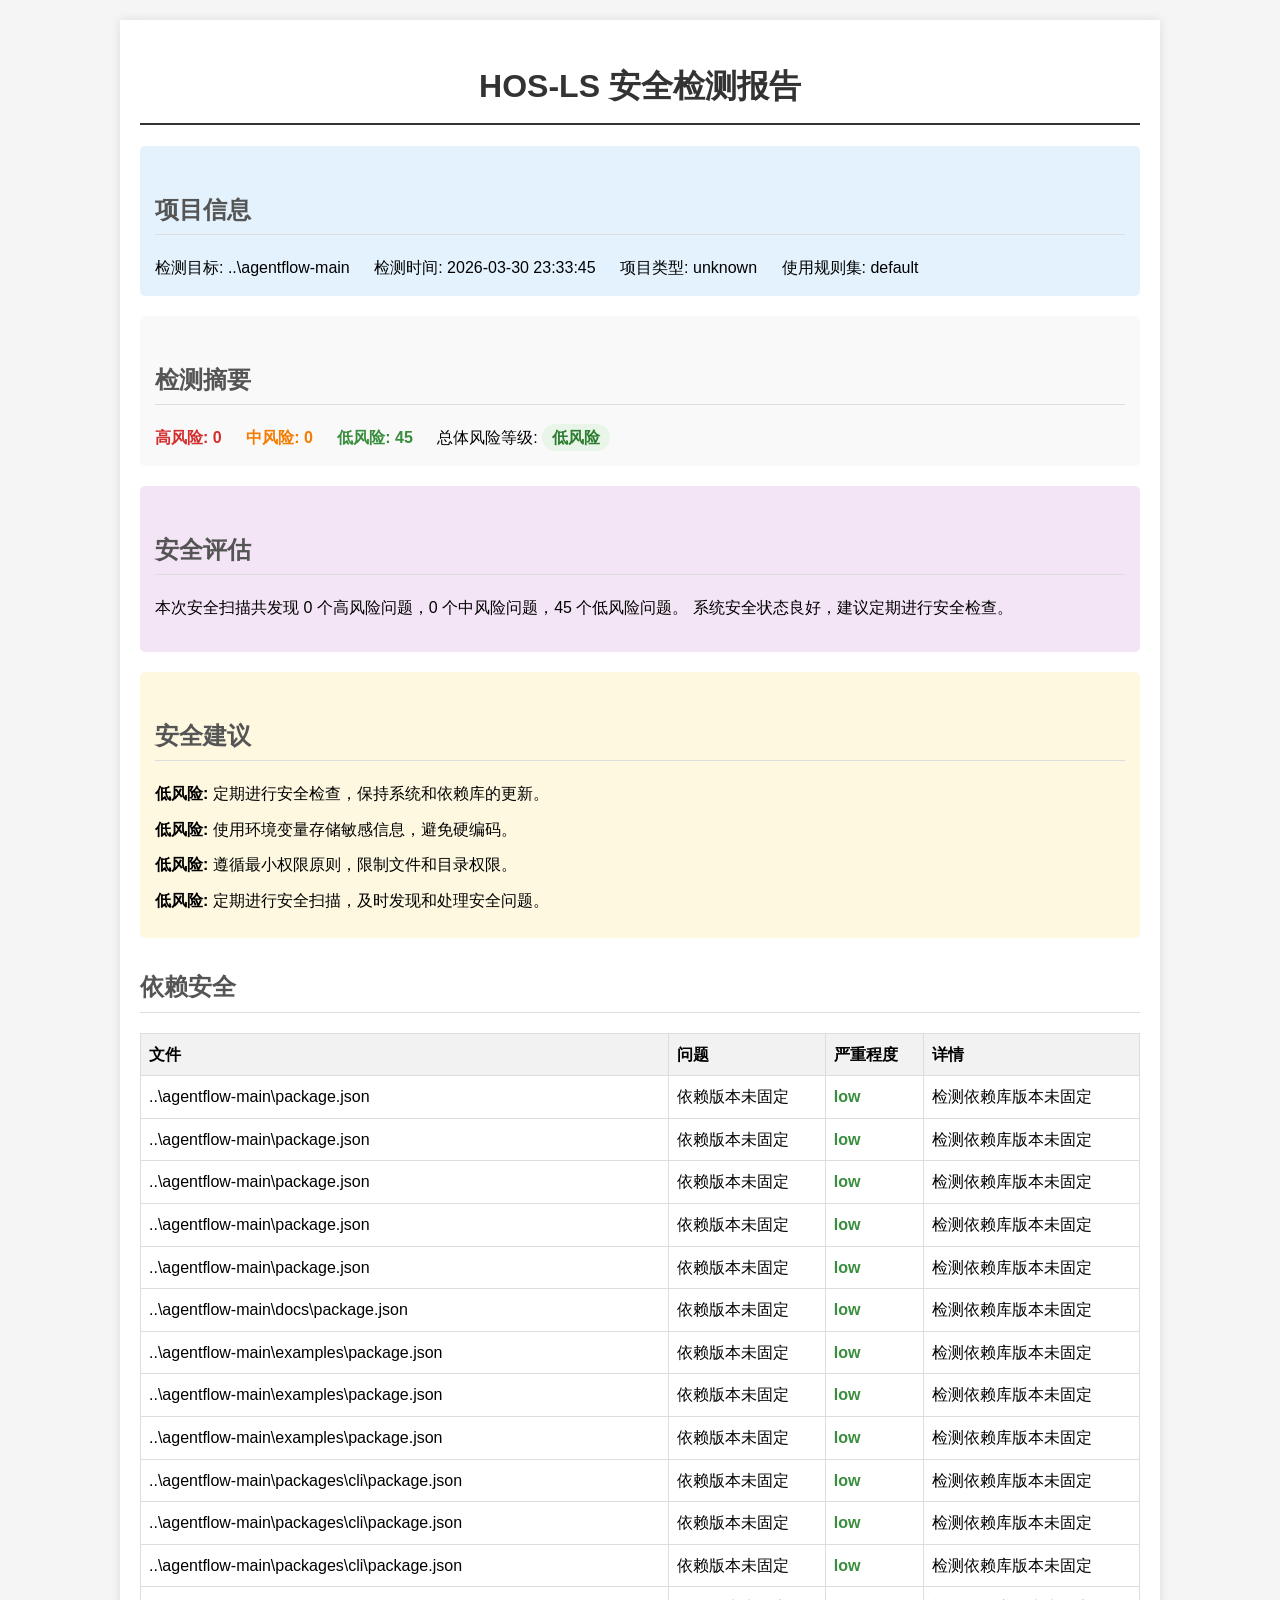
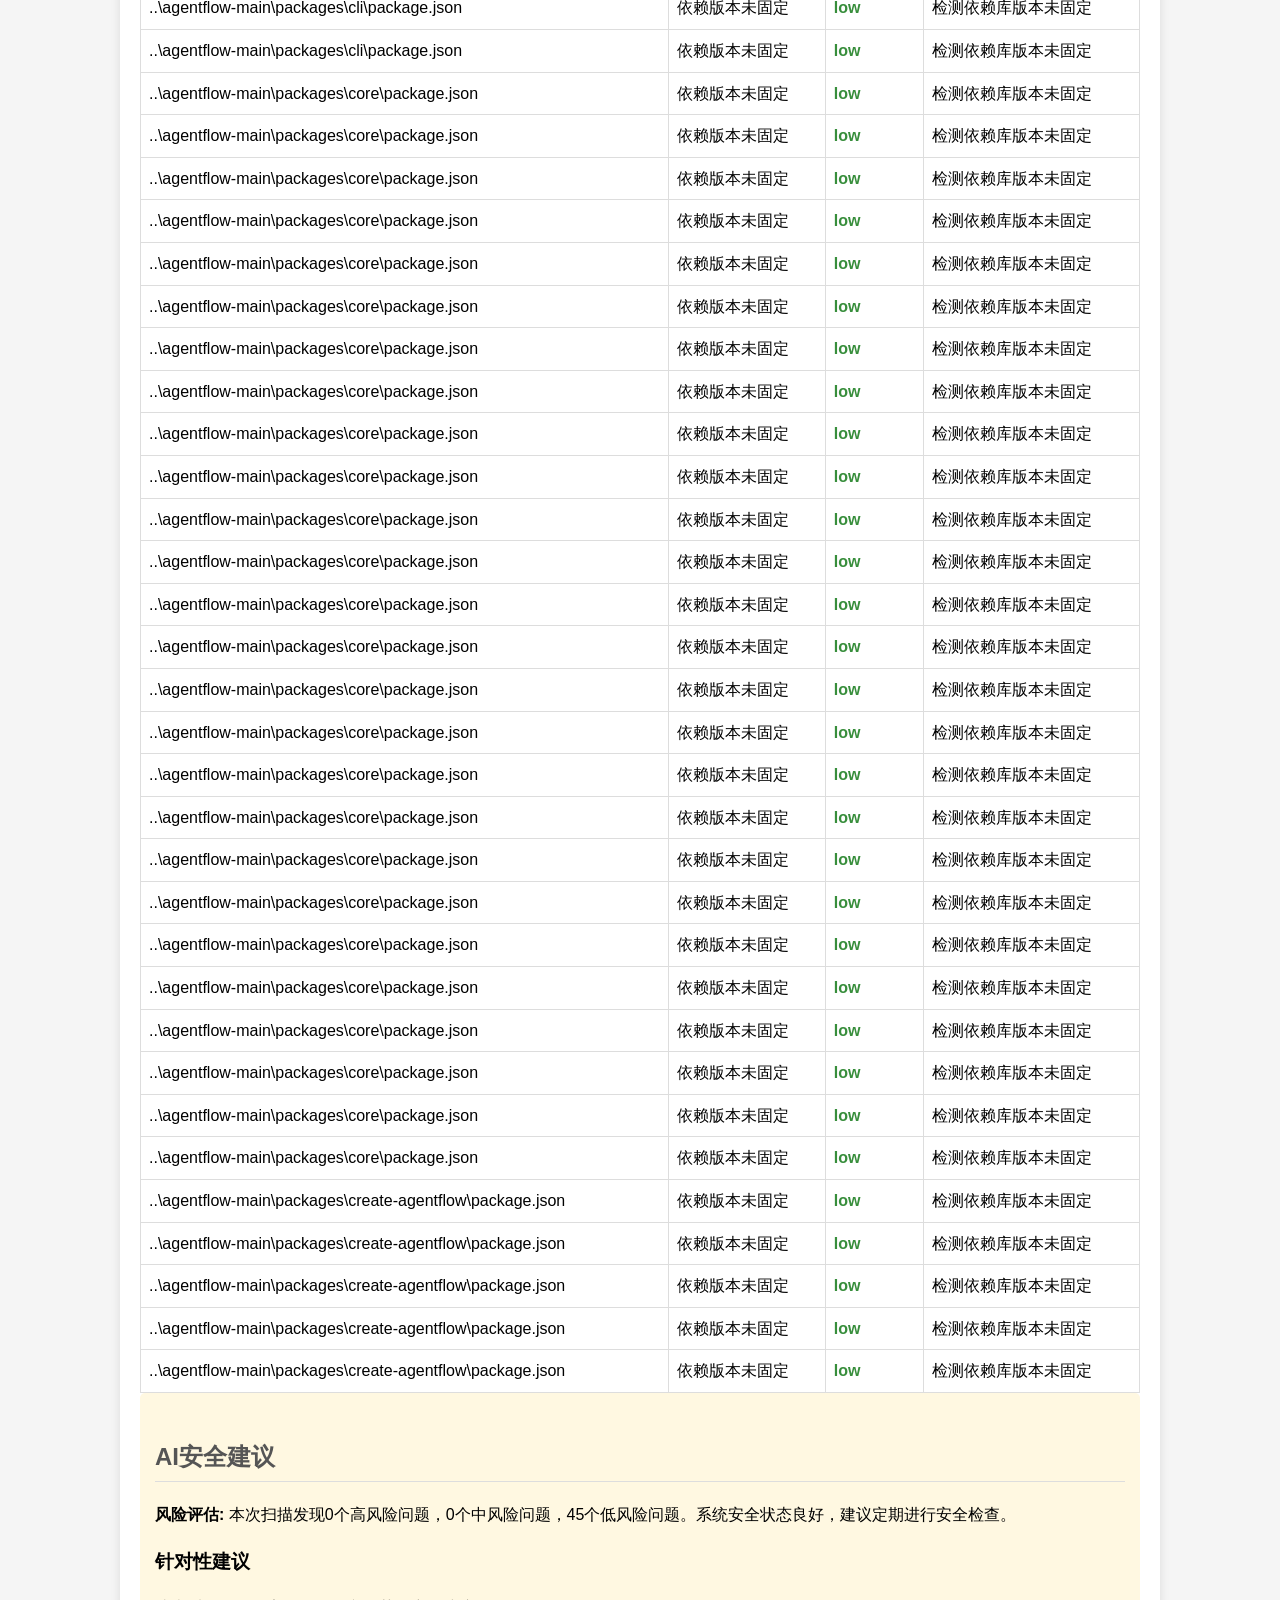
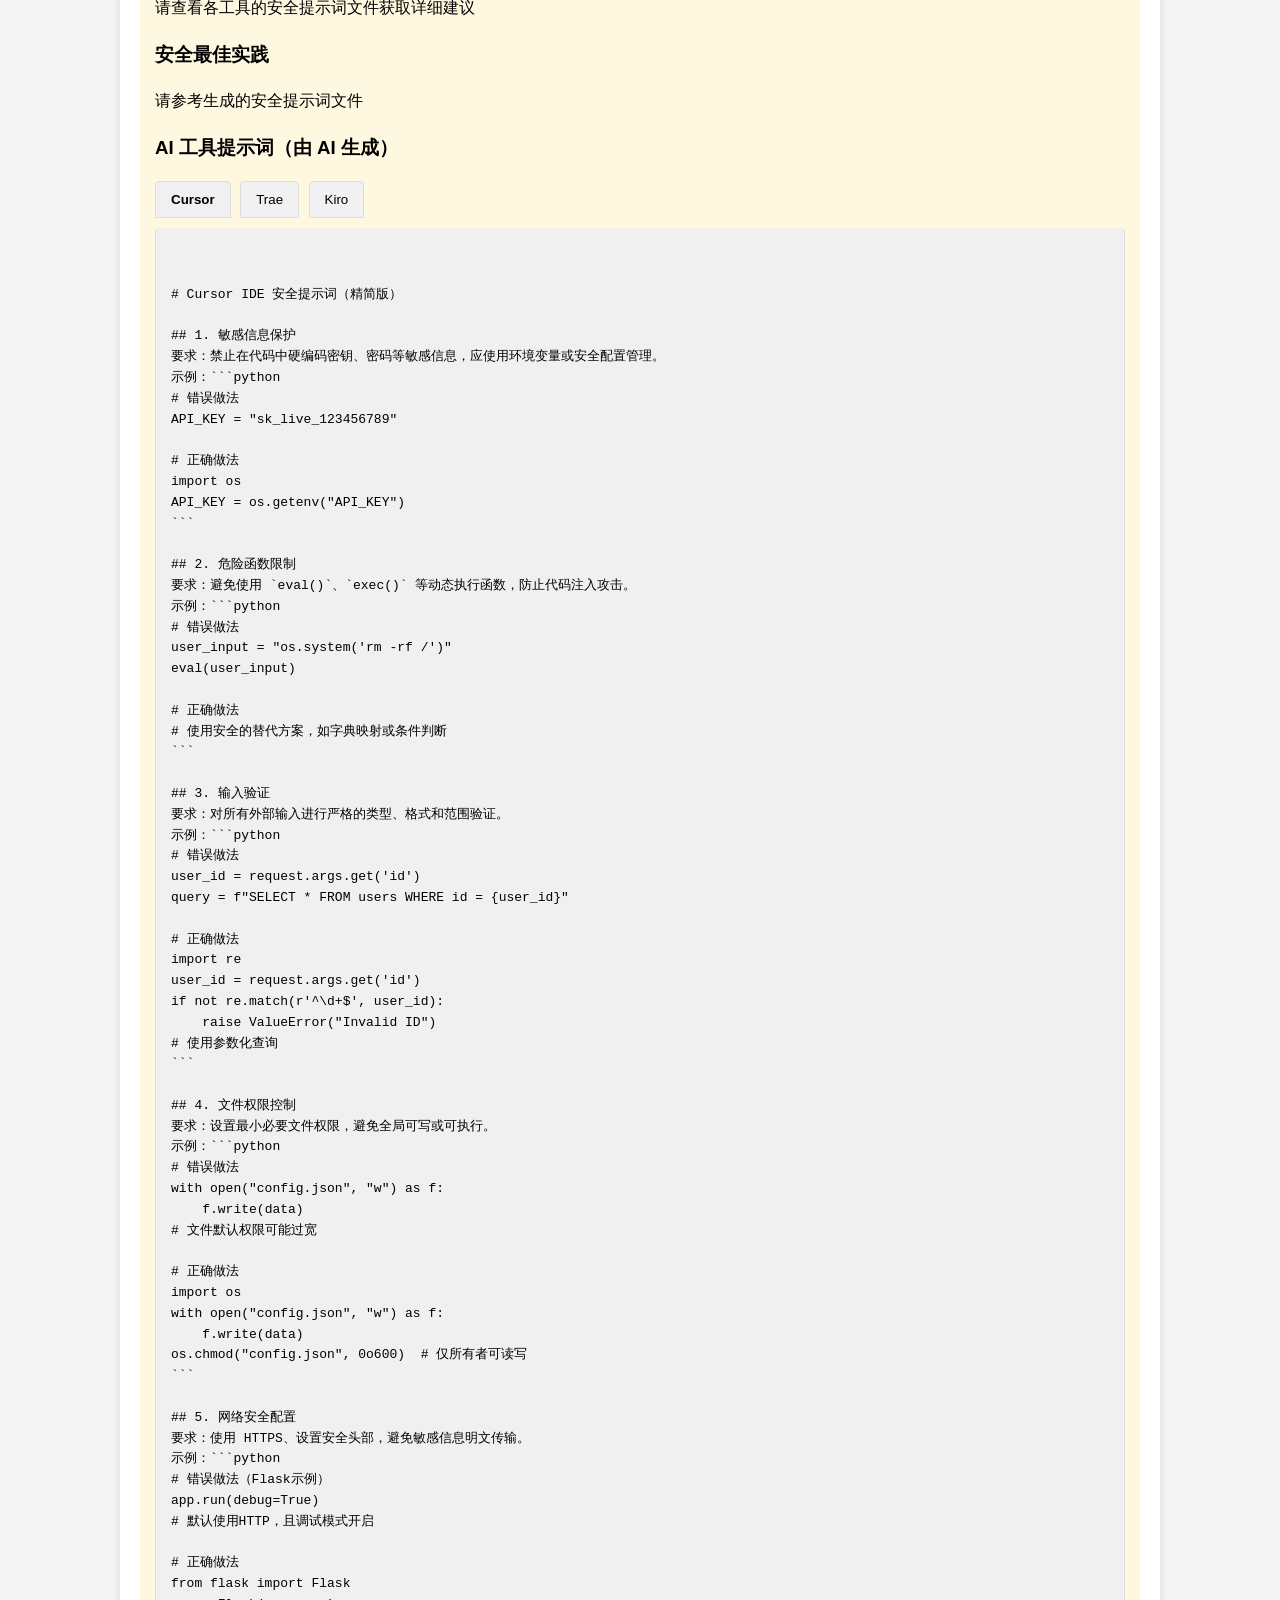
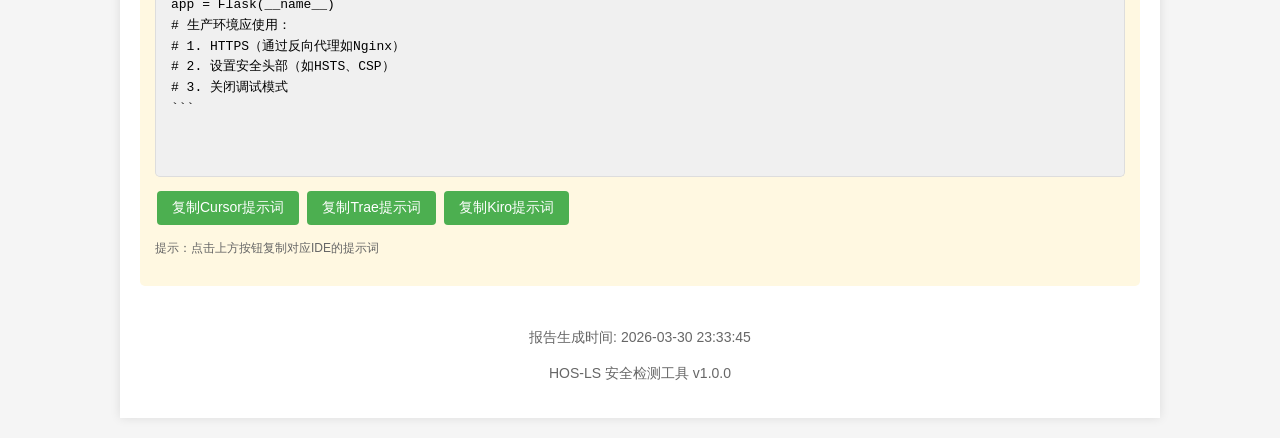
<file: HOS-LS/tests/test-other/security_report.html>
<!DOCTYPE html>
<html lang="zh-CN">
<head>
    <meta charset="UTF-8">
    <meta name="viewport" content="width=device-width, initial-scale=1.0">
    <title>HOS-LS 安全检测报告</title>
    <style>
        body {
            font-family: Arial, sans-serif;
            line-height: 1.6;
            margin: 20px;
            background-color: #f5f5f5;
        }
        .container {
            max-width: 1000px;
            margin: 0 auto;
            background-color: white;
            padding: 20px;
            box-shadow: 0 0 10px rgba(0,0,0,0.1);
        }
        h1 {
            color: #333;
            text-align: center;
            border-bottom: 2px solid #333;
            padding-bottom: 10px;
        }
        h2 {
            color: #555;
            margin-top: 30px;
            border-bottom: 1px solid #ddd;
            padding-bottom: 5px;
        }
        .summary {
            background-color: #f9f9f9;
            padding: 15px;
            border-radius: 5px;
            margin-bottom: 20px;
        }
        .summary-item {
            display: inline-block;
            margin-right: 20px;
        }
        .high-risk {
            color: #d32f2f;
            font-weight: bold;
        }
        .medium-risk {
            color: #f57c00;
            font-weight: bold;
        }
        .low-risk {
            color: #388e3c;
            font-weight: bold;
        }
        .risk-level {
            padding: 5px 10px;
            border-radius: 15px;
            font-weight: bold;
        }
        .risk-high {
            background-color: #ffebee;
            color: #c62828;
        }
        .risk-medium {
            background-color: #fff3e0;
            color: #ef6c00;
        }
        .risk-low {
            background-color: #e8f5e8;
            color: #2e7d32;
        }
        .project-info {
            background-color: #e3f2fd;
            padding: 15px;
            border-radius: 5px;
            margin-bottom: 20px;
        }
        .security-assessment {
            background-color: #f3e5f5;
            padding: 15px;
            border-radius: 5px;
            margin-bottom: 20px;
        }
        .recommendations {
            background-color: #fff8e1;
            padding: 15px;
            border-radius: 5px;
            margin-bottom: 20px;
        }
        .recommendation-item {
            margin-bottom: 10px;
        }
        table {
            width: 100%;
            border-collapse: collapse;
            margin-top: 10px;
        }
        th, td {
            border: 1px solid #ddd;
            padding: 8px;
            text-align: left;
        }
        th {
            background-color: #f2f2f2;
            font-weight: bold;
        }
        tr:hover {
            background-color: #f5f5f5;
        }
        .footer {
            margin-top: 40px;
            text-align: center;
            color: #666;
            font-size: 14px;
        }
        /* 选项卡样式 */
        .tab-button {
            background-color: #f1f1f1;
            border: 1px solid #ddd;
            padding: 10px 15px;
            cursor: pointer;
            margin-right: 5px;
            border-radius: 4px 4px 0 0;
            transition: background-color 0.3s;
        }
        .tab-button:hover {
            background-color: #ddd;
        }
        .tab-button.active {
            background-color: #f0f0f0;
            font-weight: bold;
        }
        .tab-content {
            border: 1px solid #ddd;
            border-top: none;
            border-radius: 0 0 4px 4px;
        }
        /* 复制按钮样式 */
        .copy-button {
            background-color: #4CAF50;
            color: white;
            border: none;
            padding: 8px 15px;
            text-align: center;
            text-decoration: none;
            display: inline-block;
            font-size: 14px;
            margin: 4px 2px;
            cursor: pointer;
            border-radius: 4px;
            transition: background-color 0.3s;
        }
        .copy-button:hover {
            background-color: #45a049;
        }
        .copy-button:active {
            background-color: #3e8e41;
        }
    </style>
</head>
<body>
    <div class="container">
        <h1>HOS-LS 安全检测报告</h1>
        
        <div class="project-info">
            <h2>项目信息</h2>
            <div class="summary-item">检测目标: ..\agentflow-main</div>
            <div class="summary-item">检测时间: 2026-03-30 23:33:45</div>
            <div class="summary-item">项目类型: unknown</div>
            <div class="summary-item">使用规则集: default</div>
        </div>
        
        <div class="summary">
            <h2>检测摘要</h2>
            <div class="summary-item high-risk">高风险: 0</div>
            <div class="summary-item medium-risk">中风险: 0</div>
            <div class="summary-item low-risk">低风险: 45</div>
            <div class="summary-item">总体风险等级: <span class="risk-level risk-low">低风险</span></div>
        </div>
        
        <div class="security-assessment">
            <h2>安全评估</h2>
            <p>本次安全扫描共发现 0 个高风险问题，0 个中风险问题，45 个低风险问题。 系统安全状态良好，建议定期进行安全检查。</p>
        </div>
        
        <div class="recommendations">
            <h2>安全建议</h2>
            
            <div class="recommendation-item">
                <strong>低风险:</strong> 定期进行安全检查，保持系统和依赖库的更新。
            </div>
            
            <div class="recommendation-item">
                <strong>低风险:</strong> 使用环境变量存储敏感信息，避免硬编码。
            </div>
            
            <div class="recommendation-item">
                <strong>低风险:</strong> 遵循最小权限原则，限制文件和目录权限。
            </div>
            
            <div class="recommendation-item">
                <strong>低风险:</strong> 定期进行安全扫描，及时发现和处理安全问题。
            </div>
            
        </div>
        
        
        
        
        
        
        
        
        <h2>依赖安全</h2>
        <table>
            <tr>
                <th>文件</th>
                <th>问题</th>
                <th>严重程度</th>
                <th>详情</th>
            </tr>
            
            <tr>
                <td>..\agentflow-main\package.json</td>
                <td>依赖版本未固定</td>
                <td class="low-risk">low</td>
                <td>检测依赖库版本未固定</td>
            </tr>
            
            <tr>
                <td>..\agentflow-main\package.json</td>
                <td>依赖版本未固定</td>
                <td class="low-risk">low</td>
                <td>检测依赖库版本未固定</td>
            </tr>
            
            <tr>
                <td>..\agentflow-main\package.json</td>
                <td>依赖版本未固定</td>
                <td class="low-risk">low</td>
                <td>检测依赖库版本未固定</td>
            </tr>
            
            <tr>
                <td>..\agentflow-main\package.json</td>
                <td>依赖版本未固定</td>
                <td class="low-risk">low</td>
                <td>检测依赖库版本未固定</td>
            </tr>
            
            <tr>
                <td>..\agentflow-main\package.json</td>
                <td>依赖版本未固定</td>
                <td class="low-risk">low</td>
                <td>检测依赖库版本未固定</td>
            </tr>
            
            <tr>
                <td>..\agentflow-main\docs\package.json</td>
                <td>依赖版本未固定</td>
                <td class="low-risk">low</td>
                <td>检测依赖库版本未固定</td>
            </tr>
            
            <tr>
                <td>..\agentflow-main\examples\package.json</td>
                <td>依赖版本未固定</td>
                <td class="low-risk">low</td>
                <td>检测依赖库版本未固定</td>
            </tr>
            
            <tr>
                <td>..\agentflow-main\examples\package.json</td>
                <td>依赖版本未固定</td>
                <td class="low-risk">low</td>
                <td>检测依赖库版本未固定</td>
            </tr>
            
            <tr>
                <td>..\agentflow-main\examples\package.json</td>
                <td>依赖版本未固定</td>
                <td class="low-risk">low</td>
                <td>检测依赖库版本未固定</td>
            </tr>
            
            <tr>
                <td>..\agentflow-main\packages\cli\package.json</td>
                <td>依赖版本未固定</td>
                <td class="low-risk">low</td>
                <td>检测依赖库版本未固定</td>
            </tr>
            
            <tr>
                <td>..\agentflow-main\packages\cli\package.json</td>
                <td>依赖版本未固定</td>
                <td class="low-risk">low</td>
                <td>检测依赖库版本未固定</td>
            </tr>
            
            <tr>
                <td>..\agentflow-main\packages\cli\package.json</td>
                <td>依赖版本未固定</td>
                <td class="low-risk">low</td>
                <td>检测依赖库版本未固定</td>
            </tr>
            
            <tr>
                <td>..\agentflow-main\packages\cli\package.json</td>
                <td>依赖版本未固定</td>
                <td class="low-risk">low</td>
                <td>检测依赖库版本未固定</td>
            </tr>
            
            <tr>
                <td>..\agentflow-main\packages\cli\package.json</td>
                <td>依赖版本未固定</td>
                <td class="low-risk">low</td>
                <td>检测依赖库版本未固定</td>
            </tr>
            
            <tr>
                <td>..\agentflow-main\packages\core\package.json</td>
                <td>依赖版本未固定</td>
                <td class="low-risk">low</td>
                <td>检测依赖库版本未固定</td>
            </tr>
            
            <tr>
                <td>..\agentflow-main\packages\core\package.json</td>
                <td>依赖版本未固定</td>
                <td class="low-risk">low</td>
                <td>检测依赖库版本未固定</td>
            </tr>
            
            <tr>
                <td>..\agentflow-main\packages\core\package.json</td>
                <td>依赖版本未固定</td>
                <td class="low-risk">low</td>
                <td>检测依赖库版本未固定</td>
            </tr>
            
            <tr>
                <td>..\agentflow-main\packages\core\package.json</td>
                <td>依赖版本未固定</td>
                <td class="low-risk">low</td>
                <td>检测依赖库版本未固定</td>
            </tr>
            
            <tr>
                <td>..\agentflow-main\packages\core\package.json</td>
                <td>依赖版本未固定</td>
                <td class="low-risk">low</td>
                <td>检测依赖库版本未固定</td>
            </tr>
            
            <tr>
                <td>..\agentflow-main\packages\core\package.json</td>
                <td>依赖版本未固定</td>
                <td class="low-risk">low</td>
                <td>检测依赖库版本未固定</td>
            </tr>
            
            <tr>
                <td>..\agentflow-main\packages\core\package.json</td>
                <td>依赖版本未固定</td>
                <td class="low-risk">low</td>
                <td>检测依赖库版本未固定</td>
            </tr>
            
            <tr>
                <td>..\agentflow-main\packages\core\package.json</td>
                <td>依赖版本未固定</td>
                <td class="low-risk">low</td>
                <td>检测依赖库版本未固定</td>
            </tr>
            
            <tr>
                <td>..\agentflow-main\packages\core\package.json</td>
                <td>依赖版本未固定</td>
                <td class="low-risk">low</td>
                <td>检测依赖库版本未固定</td>
            </tr>
            
            <tr>
                <td>..\agentflow-main\packages\core\package.json</td>
                <td>依赖版本未固定</td>
                <td class="low-risk">low</td>
                <td>检测依赖库版本未固定</td>
            </tr>
            
            <tr>
                <td>..\agentflow-main\packages\core\package.json</td>
                <td>依赖版本未固定</td>
                <td class="low-risk">low</td>
                <td>检测依赖库版本未固定</td>
            </tr>
            
            <tr>
                <td>..\agentflow-main\packages\core\package.json</td>
                <td>依赖版本未固定</td>
                <td class="low-risk">low</td>
                <td>检测依赖库版本未固定</td>
            </tr>
            
            <tr>
                <td>..\agentflow-main\packages\core\package.json</td>
                <td>依赖版本未固定</td>
                <td class="low-risk">low</td>
                <td>检测依赖库版本未固定</td>
            </tr>
            
            <tr>
                <td>..\agentflow-main\packages\core\package.json</td>
                <td>依赖版本未固定</td>
                <td class="low-risk">low</td>
                <td>检测依赖库版本未固定</td>
            </tr>
            
            <tr>
                <td>..\agentflow-main\packages\core\package.json</td>
                <td>依赖版本未固定</td>
                <td class="low-risk">low</td>
                <td>检测依赖库版本未固定</td>
            </tr>
            
            <tr>
                <td>..\agentflow-main\packages\core\package.json</td>
                <td>依赖版本未固定</td>
                <td class="low-risk">low</td>
                <td>检测依赖库版本未固定</td>
            </tr>
            
            <tr>
                <td>..\agentflow-main\packages\core\package.json</td>
                <td>依赖版本未固定</td>
                <td class="low-risk">low</td>
                <td>检测依赖库版本未固定</td>
            </tr>
            
            <tr>
                <td>..\agentflow-main\packages\core\package.json</td>
                <td>依赖版本未固定</td>
                <td class="low-risk">low</td>
                <td>检测依赖库版本未固定</td>
            </tr>
            
            <tr>
                <td>..\agentflow-main\packages\core\package.json</td>
                <td>依赖版本未固定</td>
                <td class="low-risk">low</td>
                <td>检测依赖库版本未固定</td>
            </tr>
            
            <tr>
                <td>..\agentflow-main\packages\core\package.json</td>
                <td>依赖版本未固定</td>
                <td class="low-risk">low</td>
                <td>检测依赖库版本未固定</td>
            </tr>
            
            <tr>
                <td>..\agentflow-main\packages\core\package.json</td>
                <td>依赖版本未固定</td>
                <td class="low-risk">low</td>
                <td>检测依赖库版本未固定</td>
            </tr>
            
            <tr>
                <td>..\agentflow-main\packages\core\package.json</td>
                <td>依赖版本未固定</td>
                <td class="low-risk">low</td>
                <td>检测依赖库版本未固定</td>
            </tr>
            
            <tr>
                <td>..\agentflow-main\packages\core\package.json</td>
                <td>依赖版本未固定</td>
                <td class="low-risk">low</td>
                <td>检测依赖库版本未固定</td>
            </tr>
            
            <tr>
                <td>..\agentflow-main\packages\core\package.json</td>
                <td>依赖版本未固定</td>
                <td class="low-risk">low</td>
                <td>检测依赖库版本未固定</td>
            </tr>
            
            <tr>
                <td>..\agentflow-main\packages\core\package.json</td>
                <td>依赖版本未固定</td>
                <td class="low-risk">low</td>
                <td>检测依赖库版本未固定</td>
            </tr>
            
            <tr>
                <td>..\agentflow-main\packages\core\package.json</td>
                <td>依赖版本未固定</td>
                <td class="low-risk">low</td>
                <td>检测依赖库版本未固定</td>
            </tr>
            
            <tr>
                <td>..\agentflow-main\packages\create-agentflow\package.json</td>
                <td>依赖版本未固定</td>
                <td class="low-risk">low</td>
                <td>检测依赖库版本未固定</td>
            </tr>
            
            <tr>
                <td>..\agentflow-main\packages\create-agentflow\package.json</td>
                <td>依赖版本未固定</td>
                <td class="low-risk">low</td>
                <td>检测依赖库版本未固定</td>
            </tr>
            
            <tr>
                <td>..\agentflow-main\packages\create-agentflow\package.json</td>
                <td>依赖版本未固定</td>
                <td class="low-risk">low</td>
                <td>检测依赖库版本未固定</td>
            </tr>
            
            <tr>
                <td>..\agentflow-main\packages\create-agentflow\package.json</td>
                <td>依赖版本未固定</td>
                <td class="low-risk">low</td>
                <td>检测依赖库版本未固定</td>
            </tr>
            
            <tr>
                <td>..\agentflow-main\packages\create-agentflow\package.json</td>
                <td>依赖版本未固定</td>
                <td class="low-risk">low</td>
                <td>检测依赖库版本未固定</td>
            </tr>
            
        </table>
        
        
        
        
        <div class="recommendations">
            <h2>AI安全建议</h2>
            
            <div class="recommendation-item">
                <strong>风险评估:</strong> 本次扫描发现0个高风险问题，0个中风险问题，45个低风险问题。系统安全状态良好，建议定期进行安全检查。
            </div>
            <h3>针对性建议</h3>
            
            <div class="recommendation-item">
                请查看各工具的安全提示词文件获取详细建议
            </div>
            
            <h3>安全最佳实践</h3>
            
            <div class="recommendation-item">
                请参考生成的安全提示词文件
            </div>
            
            
            <h3>AI 工具提示词（由 AI 生成）</h3>
            
            <!-- 选项卡 -->
            <div style="margin-bottom: 10px;">
                <button class="tab-button active" onclick="switchTab('cursor')">Cursor</button>
                <button class="tab-button" onclick="switchTab('trae')">Trae</button>
                <button class="tab-button" onclick="switchTab('kiro')">Kiro</button>
            </div>
            
            <!-- 提示词内容 - 使用 AI 生成的内容 -->
            <div id="cursor-tab" class="tab-content active" style="background-color: #f0f0f0; padding: 15px; border-radius: 5px; white-space: pre-wrap; font-family: monospace;">
                
# Cursor IDE 安全提示词（精简版）

## 1. 敏感信息保护
要求：禁止在代码中硬编码密钥、密码等敏感信息，应使用环境变量或安全配置管理。
示例：```python
# 错误做法
API_KEY = "sk_live_123456789"

# 正确做法
import os
API_KEY = os.getenv("API_KEY")
```

## 2. 危险函数限制
要求：避免使用 `eval()`、`exec()` 等动态执行函数，防止代码注入攻击。
示例：```python
# 错误做法
user_input = "os.system('rm -rf /')"
eval(user_input)

# 正确做法
# 使用安全的替代方案，如字典映射或条件判断
```

## 3. 输入验证
要求：对所有外部输入进行严格的类型、格式和范围验证。
示例：```python
# 错误做法
user_id = request.args.get('id')
query = f"SELECT * FROM users WHERE id = {user_id}"

# 正确做法
import re
user_id = request.args.get('id')
if not re.match(r'^\d+$', user_id):
    raise ValueError("Invalid ID")
# 使用参数化查询
```

## 4. 文件权限控制
要求：设置最小必要文件权限，避免全局可写或可执行。
示例：```python
# 错误做法
with open("config.json", "w") as f:
    f.write(data)
# 文件默认权限可能过宽

# 正确做法
import os
with open("config.json", "w") as f:
    f.write(data)
os.chmod("config.json", 0o600)  # 仅所有者可读写
```

## 5. 网络安全配置
要求：使用 HTTPS、设置安全头部，避免敏感信息明文传输。
示例：```python
# 错误做法（Flask示例）
app.run(debug=True)
# 默认使用HTTP，且调试模式开启

# 正确做法
from flask import Flask
app = Flask(__name__)
# 生产环境应使用：
# 1. HTTPS（通过反向代理如Nginx）
# 2. 设置安全头部（如HSTS、CSP）
# 3. 关闭调试模式
```
                
            </div>
            <div id="trae-tab" class="tab-content" style="background-color: #f0f0f0; padding: 15px; border-radius: 5px; white-space: pre-wrap; font-family: monospace; display: none;">
                
## 敏感信息保护
要求：禁止在代码中硬编码密钥、密码等敏感信息，应使用环境变量或安全配置管理。
示例：```python
# 错误做法
api_key = "sk_live_123456789"
# 正确做法
import os
api_key = os.environ.get("API_KEY")
```

## 危险函数禁用
要求：避免使用 `eval()`、`exec()` 等可执行任意代码的危险函数，防止代码注入。
示例：```python
# 错误做法
result = eval(user_input)
# 正确做法
# 使用安全的替代方案，如字典映射或条件判断
```

## 输入验证与过滤
要求：对所有外部输入（如用户输入、API 响应）进行严格的验证、过滤或转义。
示例：```python
# 错误做法
query = f"SELECT * FROM users WHERE name = '{user_input}'"
# 正确做法（使用参数化查询）
cursor.execute("SELECT * FROM users WHERE name = %s", (user_input,))
```

## 最小文件权限原则
要求：为文件操作设置最小必要权限，避免使用 `0o777` 等宽泛权限。
示例：```python
# 错误做法
os.chmod("config.json", 0o777)
# 正确做法
os.chmod("config.json", 0o600)  # 仅所有者可读写
```

## 网络请求安全
要求：发起网络请求时使用 HTTPS 并验证 TLS 证书，避免中间人攻击。
示例：```python
# 错误做法（不验证证书）
requests.get("https://api.example.com", verify=False)
# 正确做法
requests.get("https://api.example.com", verify=True)  # 默认即 True
```
                
            </div>
            <div id="kiro-tab" class="tab-content" style="background-color: #f0f0f0; padding: 15px; border-radius: 5px; white-space: pre-wrap; font-family: monospace; display: none;">
                
## 敏感信息处理
要求：禁止在代码中硬编码密钥、令牌等敏感信息，应使用环境变量或安全配置管理。
示例：```python
# 错误做法
api_key = "sk-live-1234567890abcdef"

# 正确做法
import os
api_key = os.environ.get("API_KEY")
```

## 危险函数调用
要求：避免直接执行动态生成的代码或命令，优先使用安全的替代函数或严格限制参数。
示例：```python
# 错误做法
user_input = input()
eval(user_input)

# 正确做法
# 使用明确的函数映射或安全的解析库
```

## 输入验证与过滤
要求：对所有外部输入（如用户输入、API响应）进行严格的类型、格式和范围验证。
示例：```python
# 错误做法
user_id = request.args.get('id')
query = f"SELECT * FROM users WHERE id = {user_id}"

# 正确做法
import re
if re.match(r'^\d+$', user_id):
    # 使用参数化查询
    cursor.execute("SELECT * FROM users WHERE id = %s", (user_id,))
```

## 文件操作权限
要求：限制文件操作的权限，避免使用过高权限（如`777`）或对关键路径进行写操作。
示例：```python
# 错误做法
with open('/etc/passwd', 'w') as f:
    f.write(data)

# 正确做法
# 将文件操作限制在应用专用的非特权目录内
safe_path = '/app/data/user_upload/'
with open(os.path.join(safe_path, filename), 'w') as f:
    f.write(data)
```

## 网络请求安全
要求：对外部网络请求使用HTTPS并验证TLS证书，避免使用不安全的协议（如HTTP、未经验证的SSL）。
示例：```python
# 错误做法
import urllib.request
response = urllib.request.urlopen('http://example.com/api')

# 正确做法
import requests
response = requests.get('https://example.com/api', verify=True)  # 默认验证证书
```
                
            </div>
            
            <div id="trae-tab" class="tab-content" style="display: none; background-color: #f0f0f0; padding: 15px; border-radius: 5px; white-space: pre-wrap; font-family: monospace;">
                # trae 安全提示词
                AI工具安全提示词

                ## 针对 trae 的安全建议

                ### 风险评估
                本次扫描发现0个高风险问题，0个中风险问题，45个低风险问题。
                
                系统安全状态良好，建议定期进行安全检查。
                

                ### 针对性建议
                
                
                - [安全提示] 请查看各工具的安全提示词文件获取详细建议
                
                

                ### 上下文感知建议
                - [安全提示] 使用虚拟环境管理Python依赖，避免依赖冲突和安全漏洞

                ### 安全最佳实践
                
                
                - [安全提示] 请参考生成的安全提示词文件
                
                

                ### 通用安全规则
                [安全规则] 请遵循以下安全要求：
                检测硬编码的敏感信息 - 移除硬编码的敏感信息，使用环境变量或配置文件存储
                检测潜在的后门代码 - 审查代码，确保这些函数的使用是安全的
                检测网络访问代码 - 确保网络访问代码有适当的错误处理和安全验证
                检测AI模型加载代码 - 确保模型加载路径安全，避免加载恶意模型
                检测AI输入处理代码，可能缺少输入验证 - 添加输入验证和sanitization代码
                检测使用root用户运行 - 创建专用用户运行AI工具，遵循最小权限原则
                检测可执行文件 - 仅对必要的脚本设置执行权限
                检测AI模型文件权限过于宽松 - 执行 'chmod 640 <file>' 限制模型文件访问
                检测SSH私钥权限不安全 - 执行 'chmod 600 <key>' 限制私钥访问
                检测端口暴露到公网 - 修改配置，将监听地址改为 127.0.0.1 或配置防火墙限制访问
                检测防火墙未启用 - 安装并启用防火墙，如 ufw、firewalld 或 iptables
                检测SSH允许root登录 - 修改 /etc/ssh/sshd_config，设置 'PermitRootLogin no'
                检测反向Shell - 立即检查进程详情并终止可疑进程
                检测依赖库版本未固定 - 固定依赖库版本，避免自动更新引入安全问题
                检测AI相关依赖库 - 确保依赖库版本安全，定期更新
                检测配置文件中包含敏感信息 - 移除敏感信息，使用环境变量存储
                检测AI特定配置 - 确保配置安全，避免硬编码敏感信息
                检测OpenClaw版本过旧 - 立即执行 'openclaw update' 升级到最新版本
                检测OpenClaw安装来源非官方 - 建议从官方渠道安装：https://openclaw.ai 或 https://github.com/openclaw/openclaw
                检测OpenClaw端口暴露到公网 - 修改 ~/.openclaw/config.json 中的 'host' 配置，将 '0.0.0.0' 改为 '127.0.0.1'，或在防火墙中限制访问
                检测OpenClaw技能包可能包含恶意代码 - 审查技能包代码，确保不包含恶意代码
                检测Cursor生成的代码中硬编码的API密钥 - 使用环境变量存储API密钥
                检测不安全的AI提示模板 - 确保提示模板不包含敏感信息，并且经过安全审查

                确保代码符合安全最佳实践。
            </div>
            
            <div id="kiro-tab" class="tab-content" style="display: none; background-color: #f0f0f0; padding: 15px; border-radius: 5px; white-space: pre-wrap; font-family: monospace;">
                # kiro 安全提示词
                AI工具安全提示词

                ## 针对 kiro 的安全建议

                ### 风险评估
                本次扫描发现0个高风险问题，0个中风险问题，45个低风险问题。
                
                系统安全状态良好，建议定期进行安全检查。
                

                ### 针对性建议
                
                
                - 安全提醒：请查看各工具的安全提示词文件获取详细建议
                
                

                ### 上下文感知建议
                - 安全提醒：使用虚拟环境管理Python依赖，避免依赖冲突和安全漏洞

                ### 安全最佳实践
                
                
                - 安全提醒：请参考生成的安全提示词文件
                
                

                ### 通用安全规则
                • 避免硬编码敏感信息，使用环境变量存储
                • 谨慎使用exec()、eval()等函数，防止代码注入攻击
                • 确保网络访问代码有适当的错误处理和安全验证
            </div>
            
            <!-- 复制按钮 -->
            <div style="margin-top: 10px;">
                <button onclick="copyContent('cursor-tab')" class="copy-button">复制Cursor提示词</button>
                <button onclick="copyContent('trae-tab')" class="copy-button">复制Trae提示词</button>
                <button onclick="copyContent('kiro-tab')" class="copy-button">复制Kiro提示词</button>
            </div>
            <p style="margin-top: 10px; font-size: 12px; color: #666;">提示：点击上方按钮复制对应IDE的提示词</p>
        </div>
        
        <div class="footer">
            <p>报告生成时间: 2026-03-30 23:33:45</p>
            <p>HOS-LS 安全检测工具 v1.0.0</p>
        </div>
    </div>
    <script>
        // 选项卡切换功能
        function switchTab(tabName) {
            // 隐藏所有选项卡内容
            const tabContents = document.querySelectorAll('.tab-content');
            tabContents.forEach(content => {
                content.style.display = 'none';
            });
            
            // 移除所有选项卡按钮的活动状态
            const tabButtons = document.querySelectorAll('.tab-button');
            tabButtons.forEach(button => {
                button.classList.remove('active');
            });
            
            // 显示选中的选项卡内容
            document.getElementById(tabName + '-tab').style.display = 'block';
            
            // 激活选中的选项卡按钮
            event.currentTarget.classList.add('active');
        }
        
        // 复制内容到剪贴板
        function copyContent(tabId) {
            const content = document.getElementById(tabId).innerText;
            navigator.clipboard.writeText(content)
                .then(() => {
                    // 显示复制成功提示
                    const button = event.currentTarget;
                    const originalText = button.innerText;
                    button.innerText = '已复制!';
                    button.style.backgroundColor = '#4CAF50';
                    
                    // 2秒后恢复按钮状态
                    setTimeout(() => {
                        button.innerText = originalText;
                        button.style.backgroundColor = '';
                    }, 2000);
                })
                .catch(err => {
                    console.error('复制失败:', err);
                });
        }
    </script>
</body>
</html>
</file>
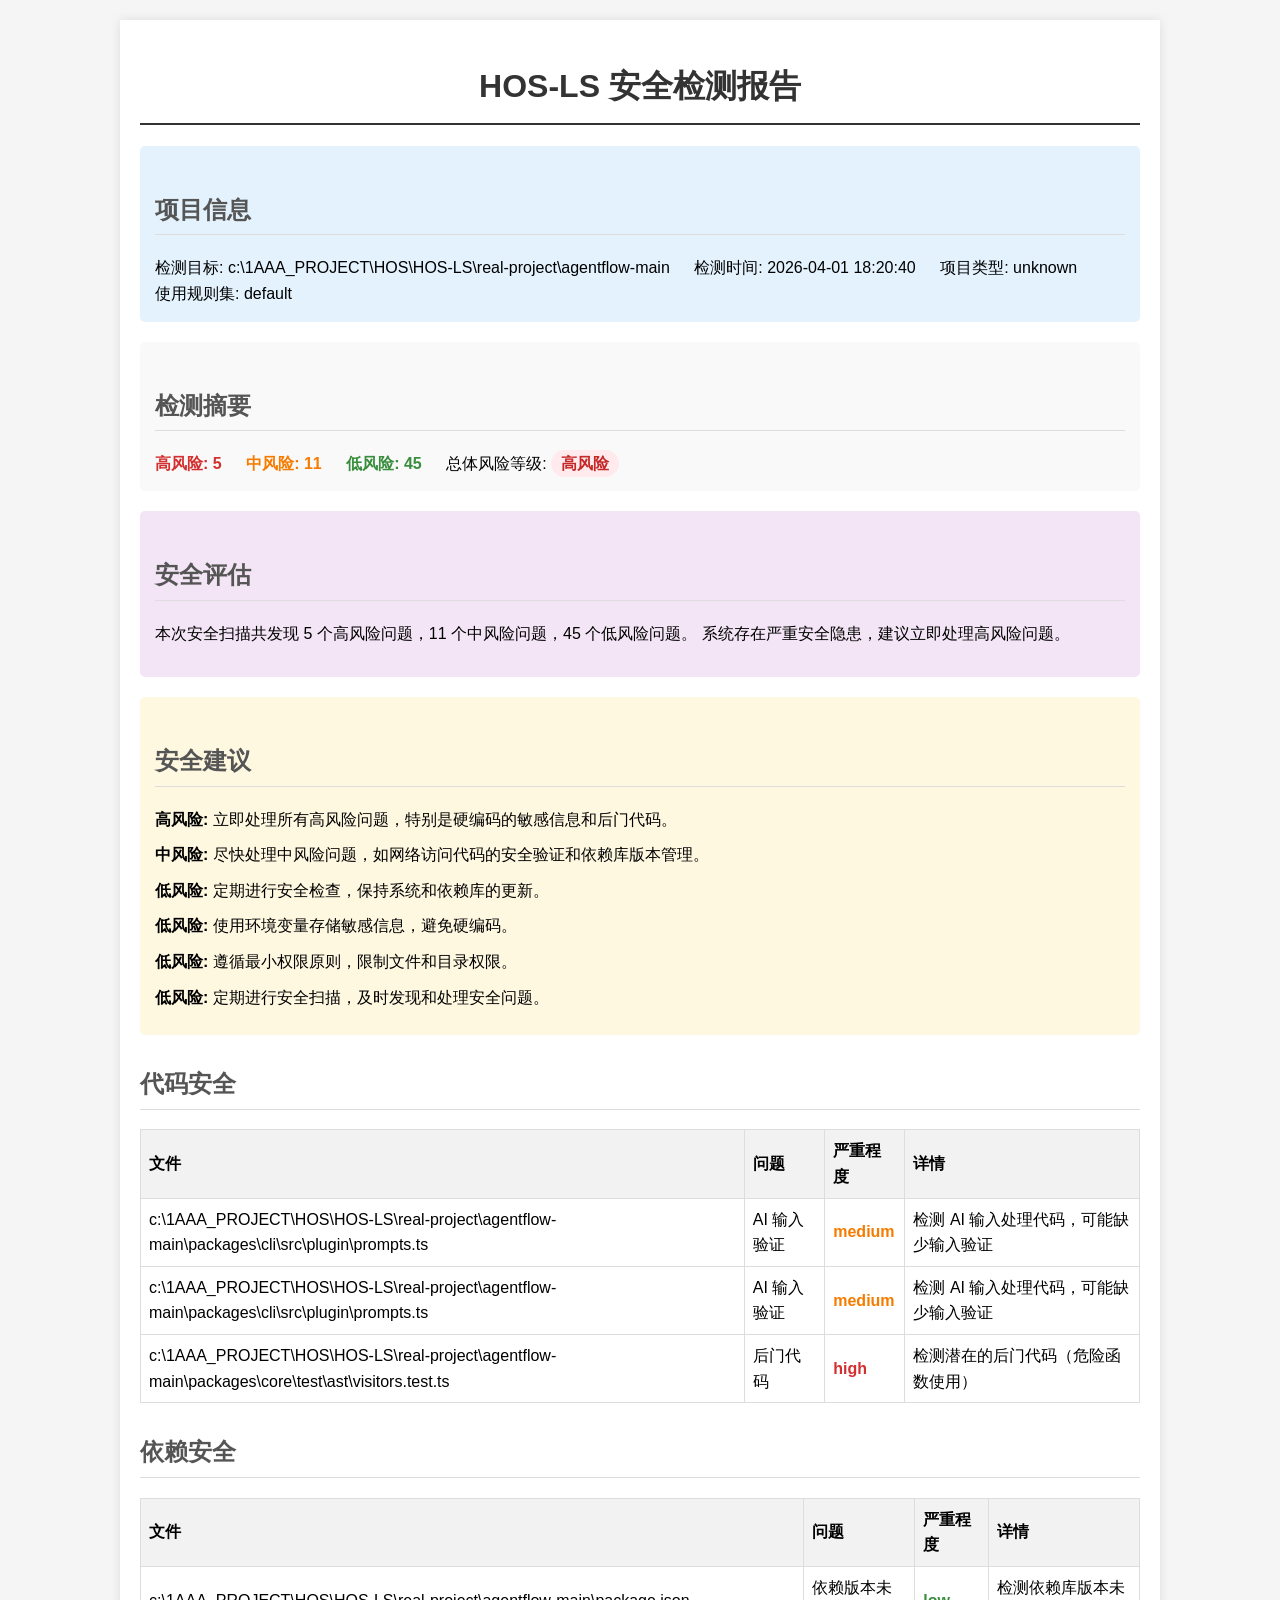
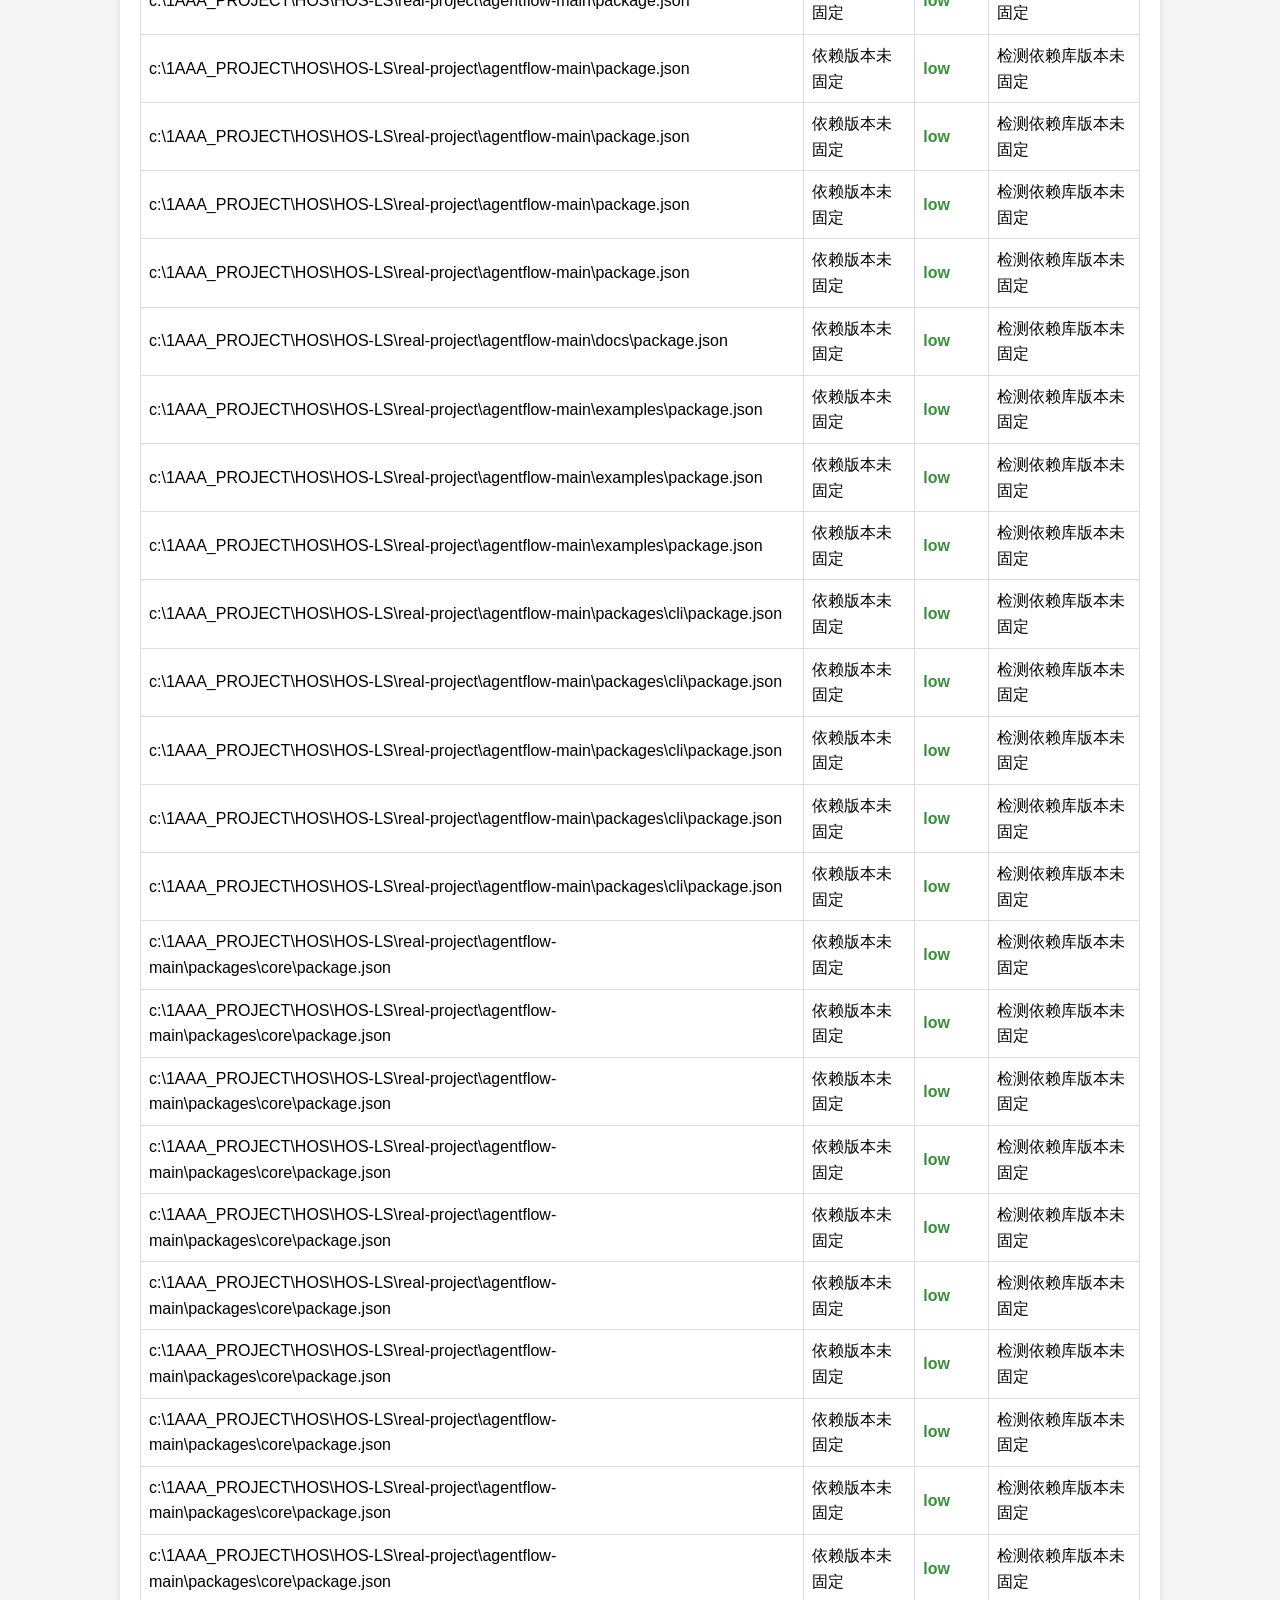
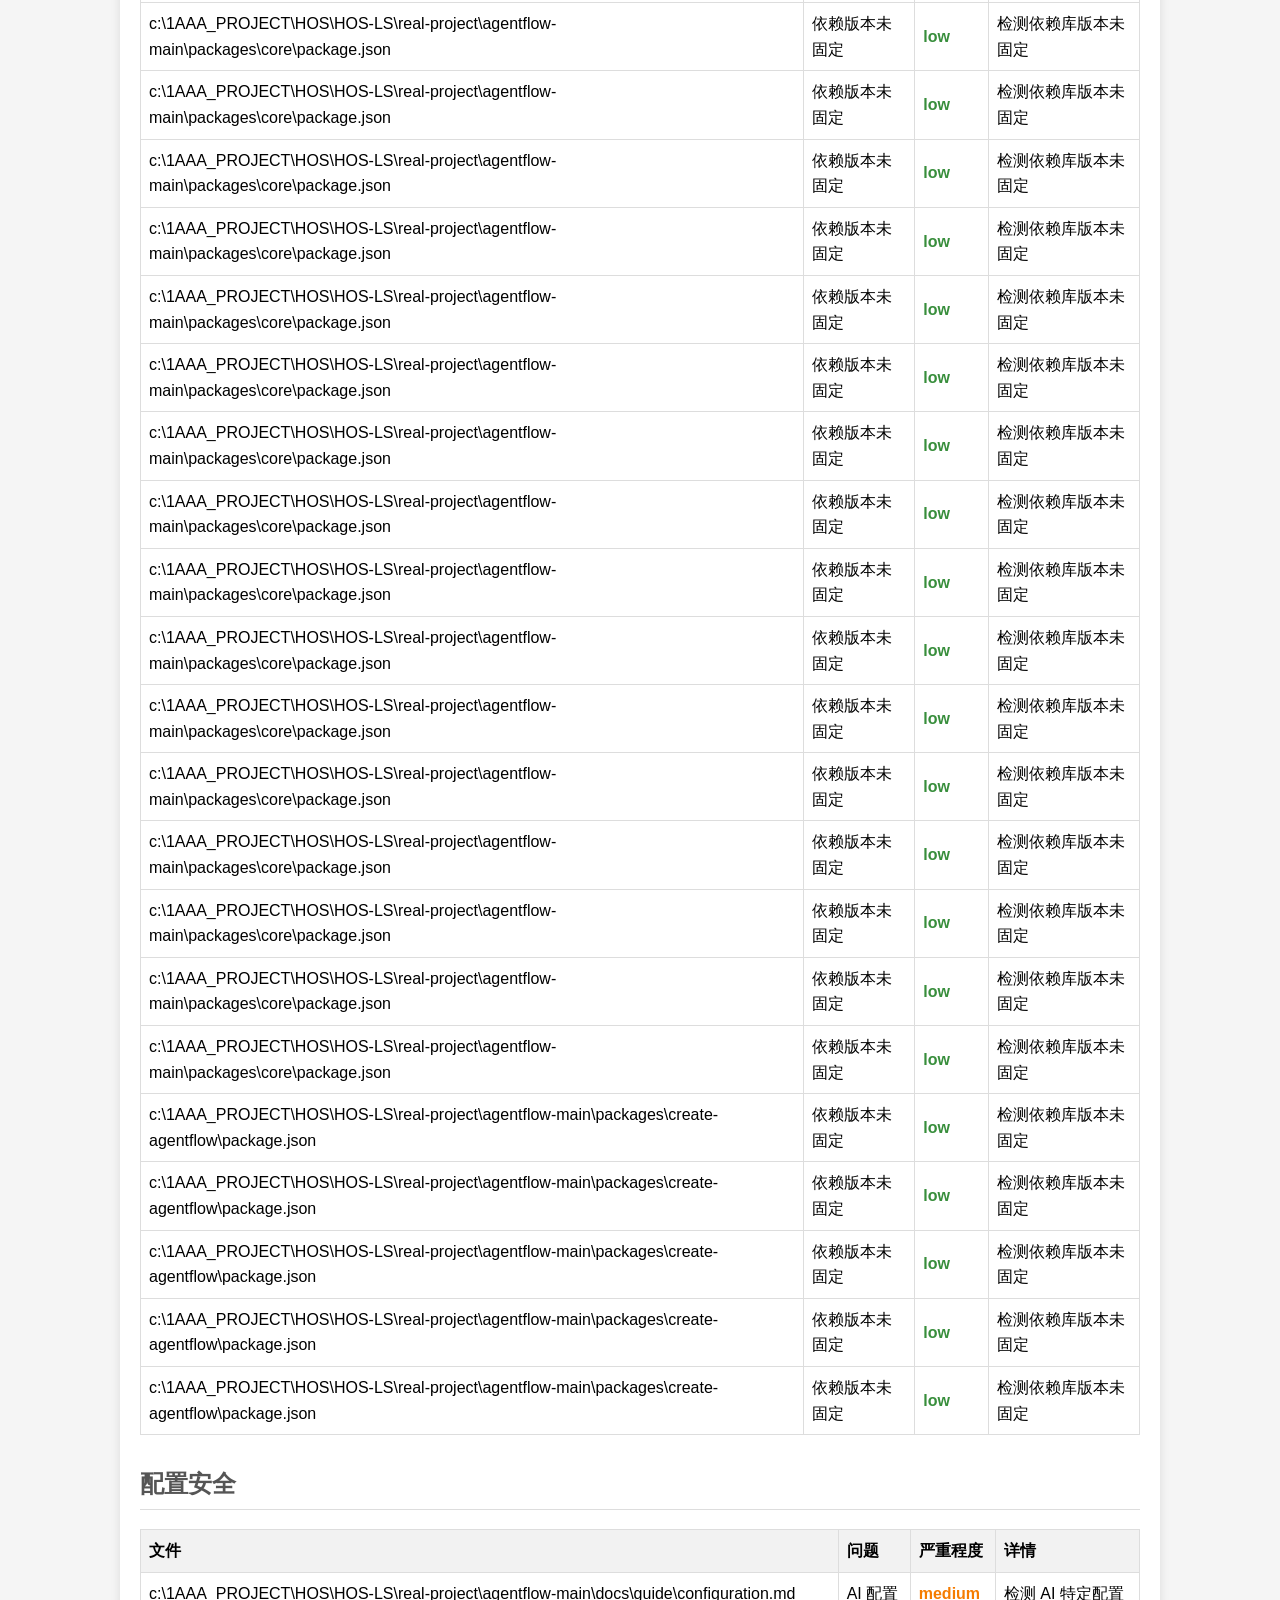
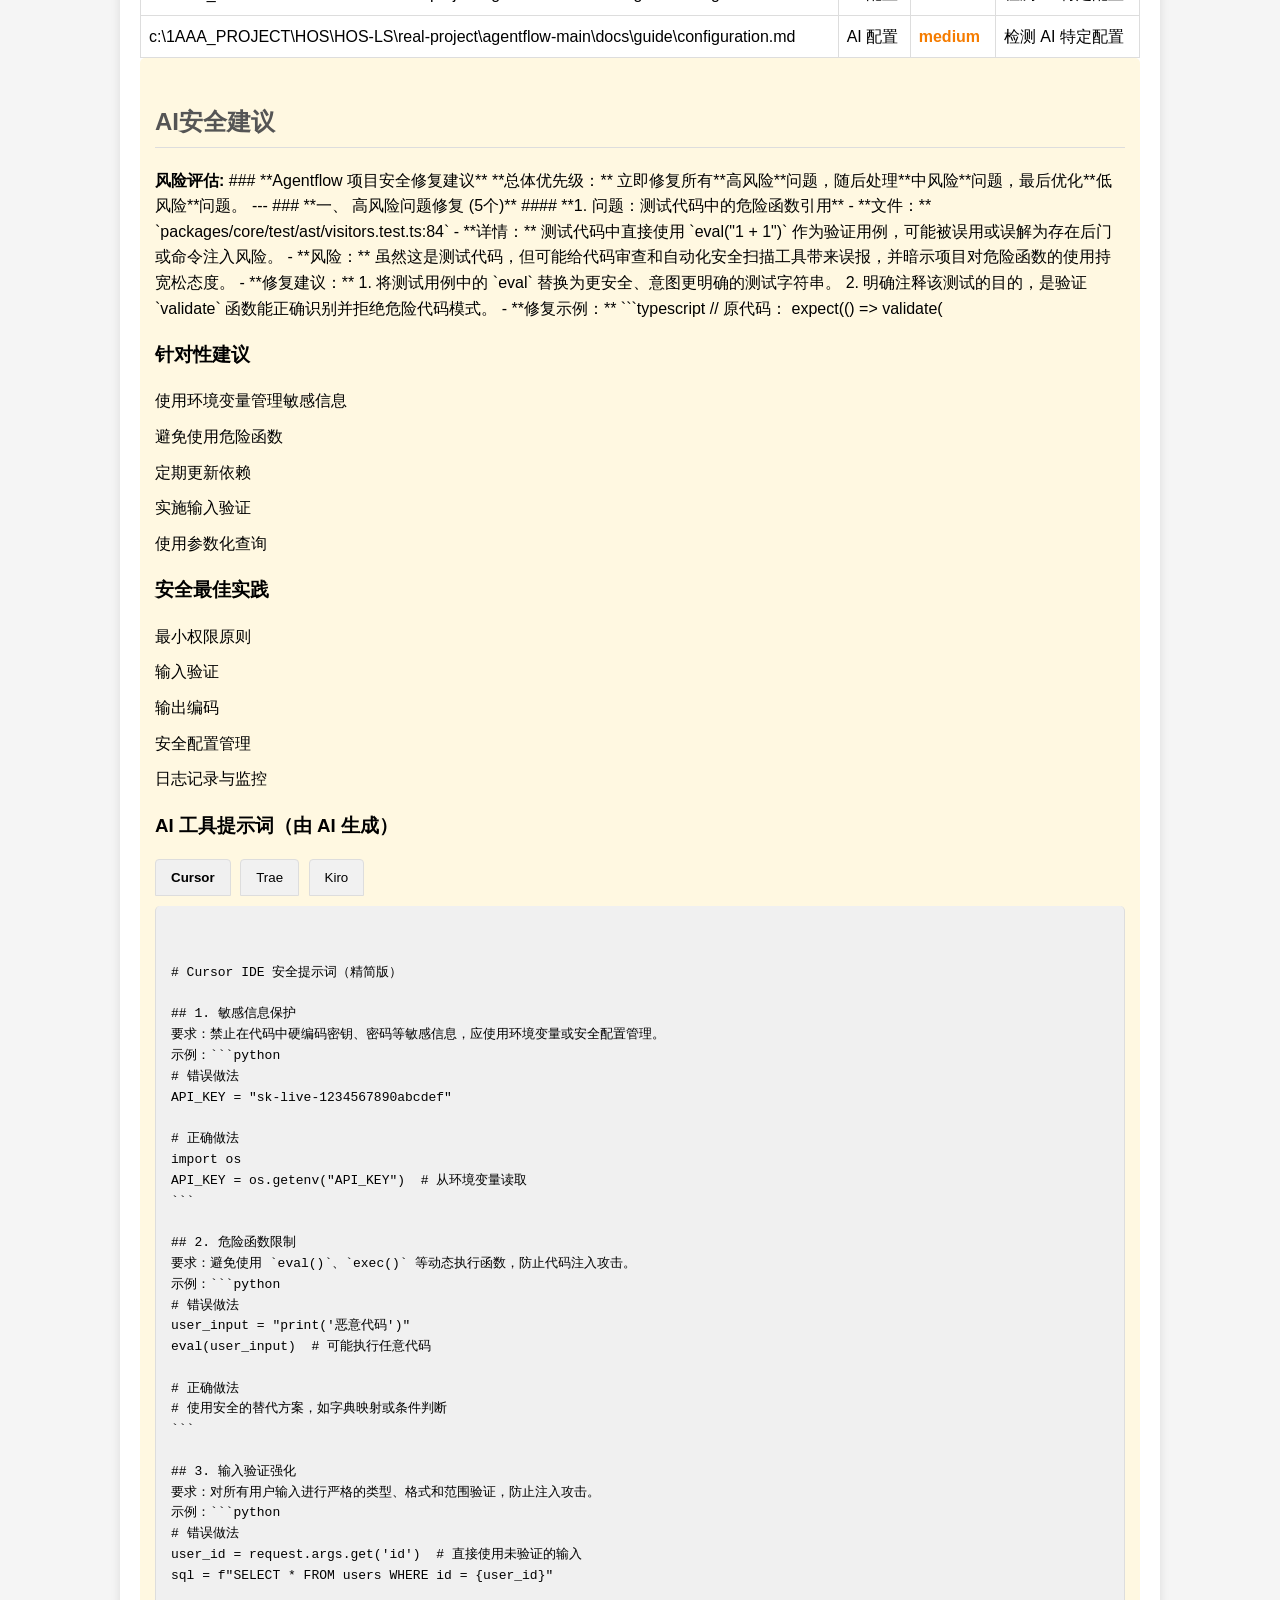
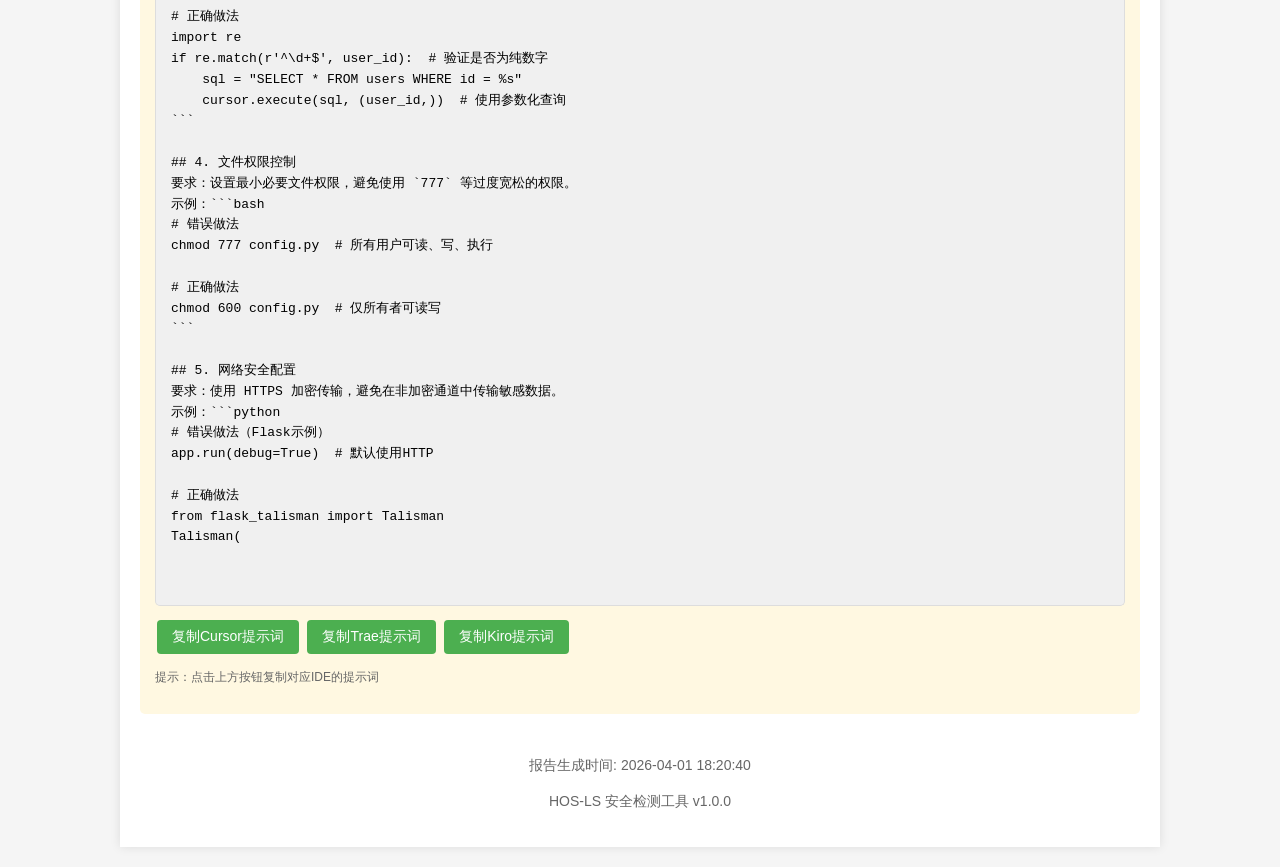
<file: HOS-LS/tests/test-output/comprehensive_test_report_20260401_182038.html>
<!DOCTYPE html>
<html lang="zh-CN">
<head>
    <meta charset="UTF-8">
    <meta name="viewport" content="width=device-width, initial-scale=1.0">
    <title>HOS-LS 安全检测报告</title>
    <style>
        body {
            font-family: Arial, sans-serif;
            line-height: 1.6;
            margin: 20px;
            background-color: #f5f5f5;
        }
        .container {
            max-width: 1000px;
            margin: 0 auto;
            background-color: white;
            padding: 20px;
            box-shadow: 0 0 10px rgba(0,0,0,0.1);
        }
        h1 {
            color: #333;
            text-align: center;
            border-bottom: 2px solid #333;
            padding-bottom: 10px;
        }
        h2 {
            color: #555;
            margin-top: 30px;
            border-bottom: 1px solid #ddd;
            padding-bottom: 5px;
        }
        .summary {
            background-color: #f9f9f9;
            padding: 15px;
            border-radius: 5px;
            margin-bottom: 20px;
        }
        .summary-item {
            display: inline-block;
            margin-right: 20px;
        }
        .high-risk {
            color: #d32f2f;
            font-weight: bold;
        }
        .medium-risk {
            color: #f57c00;
            font-weight: bold;
        }
        .low-risk {
            color: #388e3c;
            font-weight: bold;
        }
        .risk-level {
            padding: 5px 10px;
            border-radius: 15px;
            font-weight: bold;
        }
        .risk-high {
            background-color: #ffebee;
            color: #c62828;
        }
        .risk-medium {
            background-color: #fff3e0;
            color: #ef6c00;
        }
        .risk-low {
            background-color: #e8f5e8;
            color: #2e7d32;
        }
        .project-info {
            background-color: #e3f2fd;
            padding: 15px;
            border-radius: 5px;
            margin-bottom: 20px;
        }
        .security-assessment {
            background-color: #f3e5f5;
            padding: 15px;
            border-radius: 5px;
            margin-bottom: 20px;
        }
        .recommendations {
            background-color: #fff8e1;
            padding: 15px;
            border-radius: 5px;
            margin-bottom: 20px;
        }
        .recommendation-item {
            margin-bottom: 10px;
        }
        table {
            width: 100%;
            border-collapse: collapse;
            margin-top: 10px;
        }
        th, td {
            border: 1px solid #ddd;
            padding: 8px;
            text-align: left;
        }
        th {
            background-color: #f2f2f2;
            font-weight: bold;
        }
        tr:hover {
            background-color: #f5f5f5;
        }
        .footer {
            margin-top: 40px;
            text-align: center;
            color: #666;
            font-size: 14px;
        }
        /* 选项卡样式 */
        .tab-button {
            background-color: #f1f1f1;
            border: 1px solid #ddd;
            padding: 10px 15px;
            cursor: pointer;
            margin-right: 5px;
            border-radius: 4px 4px 0 0;
            transition: background-color 0.3s;
        }
        .tab-button:hover {
            background-color: #ddd;
        }
        .tab-button.active {
            background-color: #f0f0f0;
            font-weight: bold;
        }
        .tab-content {
            border: 1px solid #ddd;
            border-top: none;
            border-radius: 0 0 4px 4px;
        }
        /* 复制按钮样式 */
        .copy-button {
            background-color: #4CAF50;
            color: white;
            border: none;
            padding: 8px 15px;
            text-align: center;
            text-decoration: none;
            display: inline-block;
            font-size: 14px;
            margin: 4px 2px;
            cursor: pointer;
            border-radius: 4px;
            transition: background-color 0.3s;
        }
        .copy-button:hover {
            background-color: #45a049;
        }
        .copy-button:active {
            background-color: #3e8e41;
        }
    </style>
</head>
<body>
    <div class="container">
        <h1>HOS-LS 安全检测报告</h1>
        
        <div class="project-info">
            <h2>项目信息</h2>
            <div class="summary-item">检测目标: c:\1AAA_PROJECT\HOS\HOS-LS\real-project\agentflow-main</div>
            <div class="summary-item">检测时间: 2026-04-01 18:20:40</div>
            <div class="summary-item">项目类型: unknown</div>
            <div class="summary-item">使用规则集: default</div>
        </div>
        
        <div class="summary">
            <h2>检测摘要</h2>
            <div class="summary-item high-risk">高风险: 5</div>
            <div class="summary-item medium-risk">中风险: 11</div>
            <div class="summary-item low-risk">低风险: 45</div>
            <div class="summary-item">总体风险等级: <span class="risk-level risk-high">高风险</span></div>
        </div>
        
        <div class="security-assessment">
            <h2>安全评估</h2>
            <p>本次安全扫描共发现 5 个高风险问题，11 个中风险问题，45 个低风险问题。 系统存在严重安全隐患，建议立即处理高风险问题。</p>
        </div>
        
        <div class="recommendations">
            <h2>安全建议</h2>
            
            <div class="recommendation-item">
                <strong>高风险:</strong> 立即处理所有高风险问题，特别是硬编码的敏感信息和后门代码。
            </div>
            
            <div class="recommendation-item">
                <strong>中风险:</strong> 尽快处理中风险问题，如网络访问代码的安全验证和依赖库版本管理。
            </div>
            
            <div class="recommendation-item">
                <strong>低风险:</strong> 定期进行安全检查，保持系统和依赖库的更新。
            </div>
            
            <div class="recommendation-item">
                <strong>低风险:</strong> 使用环境变量存储敏感信息，避免硬编码。
            </div>
            
            <div class="recommendation-item">
                <strong>低风险:</strong> 遵循最小权限原则，限制文件和目录权限。
            </div>
            
            <div class="recommendation-item">
                <strong>低风险:</strong> 定期进行安全扫描，及时发现和处理安全问题。
            </div>
            
        </div>
        
        
        <h2>代码安全</h2>
        <table>
            <tr>
                <th>文件</th>
                <th>问题</th>
                <th>严重程度</th>
                <th>详情</th>
            </tr>
            
            <tr>
                <td>c:\1AAA_PROJECT\HOS\HOS-LS\real-project\agentflow-main\packages\cli\src\plugin\prompts.ts</td>
                <td>AI 输入验证</td>
                <td class="medium-risk">medium</td>
                <td>检测 AI 输入处理代码，可能缺少输入验证</td>
            </tr>
            
            <tr>
                <td>c:\1AAA_PROJECT\HOS\HOS-LS\real-project\agentflow-main\packages\cli\src\plugin\prompts.ts</td>
                <td>AI 输入验证</td>
                <td class="medium-risk">medium</td>
                <td>检测 AI 输入处理代码，可能缺少输入验证</td>
            </tr>
            
            <tr>
                <td>c:\1AAA_PROJECT\HOS\HOS-LS\real-project\agentflow-main\packages\core\test\ast\visitors.test.ts</td>
                <td>后门代码</td>
                <td class="high-risk">high</td>
                <td>检测潜在的后门代码（危险函数使用）</td>
            </tr>
            
        </table>
        
        
        
        
        
        
        
        <h2>依赖安全</h2>
        <table>
            <tr>
                <th>文件</th>
                <th>问题</th>
                <th>严重程度</th>
                <th>详情</th>
            </tr>
            
            <tr>
                <td>c:\1AAA_PROJECT\HOS\HOS-LS\real-project\agentflow-main\package.json</td>
                <td>依赖版本未固定</td>
                <td class="low-risk">low</td>
                <td>检测依赖库版本未固定</td>
            </tr>
            
            <tr>
                <td>c:\1AAA_PROJECT\HOS\HOS-LS\real-project\agentflow-main\package.json</td>
                <td>依赖版本未固定</td>
                <td class="low-risk">low</td>
                <td>检测依赖库版本未固定</td>
            </tr>
            
            <tr>
                <td>c:\1AAA_PROJECT\HOS\HOS-LS\real-project\agentflow-main\package.json</td>
                <td>依赖版本未固定</td>
                <td class="low-risk">low</td>
                <td>检测依赖库版本未固定</td>
            </tr>
            
            <tr>
                <td>c:\1AAA_PROJECT\HOS\HOS-LS\real-project\agentflow-main\package.json</td>
                <td>依赖版本未固定</td>
                <td class="low-risk">low</td>
                <td>检测依赖库版本未固定</td>
            </tr>
            
            <tr>
                <td>c:\1AAA_PROJECT\HOS\HOS-LS\real-project\agentflow-main\package.json</td>
                <td>依赖版本未固定</td>
                <td class="low-risk">low</td>
                <td>检测依赖库版本未固定</td>
            </tr>
            
            <tr>
                <td>c:\1AAA_PROJECT\HOS\HOS-LS\real-project\agentflow-main\docs\package.json</td>
                <td>依赖版本未固定</td>
                <td class="low-risk">low</td>
                <td>检测依赖库版本未固定</td>
            </tr>
            
            <tr>
                <td>c:\1AAA_PROJECT\HOS\HOS-LS\real-project\agentflow-main\examples\package.json</td>
                <td>依赖版本未固定</td>
                <td class="low-risk">low</td>
                <td>检测依赖库版本未固定</td>
            </tr>
            
            <tr>
                <td>c:\1AAA_PROJECT\HOS\HOS-LS\real-project\agentflow-main\examples\package.json</td>
                <td>依赖版本未固定</td>
                <td class="low-risk">low</td>
                <td>检测依赖库版本未固定</td>
            </tr>
            
            <tr>
                <td>c:\1AAA_PROJECT\HOS\HOS-LS\real-project\agentflow-main\examples\package.json</td>
                <td>依赖版本未固定</td>
                <td class="low-risk">low</td>
                <td>检测依赖库版本未固定</td>
            </tr>
            
            <tr>
                <td>c:\1AAA_PROJECT\HOS\HOS-LS\real-project\agentflow-main\packages\cli\package.json</td>
                <td>依赖版本未固定</td>
                <td class="low-risk">low</td>
                <td>检测依赖库版本未固定</td>
            </tr>
            
            <tr>
                <td>c:\1AAA_PROJECT\HOS\HOS-LS\real-project\agentflow-main\packages\cli\package.json</td>
                <td>依赖版本未固定</td>
                <td class="low-risk">low</td>
                <td>检测依赖库版本未固定</td>
            </tr>
            
            <tr>
                <td>c:\1AAA_PROJECT\HOS\HOS-LS\real-project\agentflow-main\packages\cli\package.json</td>
                <td>依赖版本未固定</td>
                <td class="low-risk">low</td>
                <td>检测依赖库版本未固定</td>
            </tr>
            
            <tr>
                <td>c:\1AAA_PROJECT\HOS\HOS-LS\real-project\agentflow-main\packages\cli\package.json</td>
                <td>依赖版本未固定</td>
                <td class="low-risk">low</td>
                <td>检测依赖库版本未固定</td>
            </tr>
            
            <tr>
                <td>c:\1AAA_PROJECT\HOS\HOS-LS\real-project\agentflow-main\packages\cli\package.json</td>
                <td>依赖版本未固定</td>
                <td class="low-risk">low</td>
                <td>检测依赖库版本未固定</td>
            </tr>
            
            <tr>
                <td>c:\1AAA_PROJECT\HOS\HOS-LS\real-project\agentflow-main\packages\core\package.json</td>
                <td>依赖版本未固定</td>
                <td class="low-risk">low</td>
                <td>检测依赖库版本未固定</td>
            </tr>
            
            <tr>
                <td>c:\1AAA_PROJECT\HOS\HOS-LS\real-project\agentflow-main\packages\core\package.json</td>
                <td>依赖版本未固定</td>
                <td class="low-risk">low</td>
                <td>检测依赖库版本未固定</td>
            </tr>
            
            <tr>
                <td>c:\1AAA_PROJECT\HOS\HOS-LS\real-project\agentflow-main\packages\core\package.json</td>
                <td>依赖版本未固定</td>
                <td class="low-risk">low</td>
                <td>检测依赖库版本未固定</td>
            </tr>
            
            <tr>
                <td>c:\1AAA_PROJECT\HOS\HOS-LS\real-project\agentflow-main\packages\core\package.json</td>
                <td>依赖版本未固定</td>
                <td class="low-risk">low</td>
                <td>检测依赖库版本未固定</td>
            </tr>
            
            <tr>
                <td>c:\1AAA_PROJECT\HOS\HOS-LS\real-project\agentflow-main\packages\core\package.json</td>
                <td>依赖版本未固定</td>
                <td class="low-risk">low</td>
                <td>检测依赖库版本未固定</td>
            </tr>
            
            <tr>
                <td>c:\1AAA_PROJECT\HOS\HOS-LS\real-project\agentflow-main\packages\core\package.json</td>
                <td>依赖版本未固定</td>
                <td class="low-risk">low</td>
                <td>检测依赖库版本未固定</td>
            </tr>
            
            <tr>
                <td>c:\1AAA_PROJECT\HOS\HOS-LS\real-project\agentflow-main\packages\core\package.json</td>
                <td>依赖版本未固定</td>
                <td class="low-risk">low</td>
                <td>检测依赖库版本未固定</td>
            </tr>
            
            <tr>
                <td>c:\1AAA_PROJECT\HOS\HOS-LS\real-project\agentflow-main\packages\core\package.json</td>
                <td>依赖版本未固定</td>
                <td class="low-risk">low</td>
                <td>检测依赖库版本未固定</td>
            </tr>
            
            <tr>
                <td>c:\1AAA_PROJECT\HOS\HOS-LS\real-project\agentflow-main\packages\core\package.json</td>
                <td>依赖版本未固定</td>
                <td class="low-risk">low</td>
                <td>检测依赖库版本未固定</td>
            </tr>
            
            <tr>
                <td>c:\1AAA_PROJECT\HOS\HOS-LS\real-project\agentflow-main\packages\core\package.json</td>
                <td>依赖版本未固定</td>
                <td class="low-risk">low</td>
                <td>检测依赖库版本未固定</td>
            </tr>
            
            <tr>
                <td>c:\1AAA_PROJECT\HOS\HOS-LS\real-project\agentflow-main\packages\core\package.json</td>
                <td>依赖版本未固定</td>
                <td class="low-risk">low</td>
                <td>检测依赖库版本未固定</td>
            </tr>
            
            <tr>
                <td>c:\1AAA_PROJECT\HOS\HOS-LS\real-project\agentflow-main\packages\core\package.json</td>
                <td>依赖版本未固定</td>
                <td class="low-risk">low</td>
                <td>检测依赖库版本未固定</td>
            </tr>
            
            <tr>
                <td>c:\1AAA_PROJECT\HOS\HOS-LS\real-project\agentflow-main\packages\core\package.json</td>
                <td>依赖版本未固定</td>
                <td class="low-risk">low</td>
                <td>检测依赖库版本未固定</td>
            </tr>
            
            <tr>
                <td>c:\1AAA_PROJECT\HOS\HOS-LS\real-project\agentflow-main\packages\core\package.json</td>
                <td>依赖版本未固定</td>
                <td class="low-risk">low</td>
                <td>检测依赖库版本未固定</td>
            </tr>
            
            <tr>
                <td>c:\1AAA_PROJECT\HOS\HOS-LS\real-project\agentflow-main\packages\core\package.json</td>
                <td>依赖版本未固定</td>
                <td class="low-risk">low</td>
                <td>检测依赖库版本未固定</td>
            </tr>
            
            <tr>
                <td>c:\1AAA_PROJECT\HOS\HOS-LS\real-project\agentflow-main\packages\core\package.json</td>
                <td>依赖版本未固定</td>
                <td class="low-risk">low</td>
                <td>检测依赖库版本未固定</td>
            </tr>
            
            <tr>
                <td>c:\1AAA_PROJECT\HOS\HOS-LS\real-project\agentflow-main\packages\core\package.json</td>
                <td>依赖版本未固定</td>
                <td class="low-risk">low</td>
                <td>检测依赖库版本未固定</td>
            </tr>
            
            <tr>
                <td>c:\1AAA_PROJECT\HOS\HOS-LS\real-project\agentflow-main\packages\core\package.json</td>
                <td>依赖版本未固定</td>
                <td class="low-risk">low</td>
                <td>检测依赖库版本未固定</td>
            </tr>
            
            <tr>
                <td>c:\1AAA_PROJECT\HOS\HOS-LS\real-project\agentflow-main\packages\core\package.json</td>
                <td>依赖版本未固定</td>
                <td class="low-risk">low</td>
                <td>检测依赖库版本未固定</td>
            </tr>
            
            <tr>
                <td>c:\1AAA_PROJECT\HOS\HOS-LS\real-project\agentflow-main\packages\core\package.json</td>
                <td>依赖版本未固定</td>
                <td class="low-risk">low</td>
                <td>检测依赖库版本未固定</td>
            </tr>
            
            <tr>
                <td>c:\1AAA_PROJECT\HOS\HOS-LS\real-project\agentflow-main\packages\core\package.json</td>
                <td>依赖版本未固定</td>
                <td class="low-risk">low</td>
                <td>检测依赖库版本未固定</td>
            </tr>
            
            <tr>
                <td>c:\1AAA_PROJECT\HOS\HOS-LS\real-project\agentflow-main\packages\core\package.json</td>
                <td>依赖版本未固定</td>
                <td class="low-risk">low</td>
                <td>检测依赖库版本未固定</td>
            </tr>
            
            <tr>
                <td>c:\1AAA_PROJECT\HOS\HOS-LS\real-project\agentflow-main\packages\core\package.json</td>
                <td>依赖版本未固定</td>
                <td class="low-risk">low</td>
                <td>检测依赖库版本未固定</td>
            </tr>
            
            <tr>
                <td>c:\1AAA_PROJECT\HOS\HOS-LS\real-project\agentflow-main\packages\core\package.json</td>
                <td>依赖版本未固定</td>
                <td class="low-risk">low</td>
                <td>检测依赖库版本未固定</td>
            </tr>
            
            <tr>
                <td>c:\1AAA_PROJECT\HOS\HOS-LS\real-project\agentflow-main\packages\core\package.json</td>
                <td>依赖版本未固定</td>
                <td class="low-risk">low</td>
                <td>检测依赖库版本未固定</td>
            </tr>
            
            <tr>
                <td>c:\1AAA_PROJECT\HOS\HOS-LS\real-project\agentflow-main\packages\core\package.json</td>
                <td>依赖版本未固定</td>
                <td class="low-risk">low</td>
                <td>检测依赖库版本未固定</td>
            </tr>
            
            <tr>
                <td>c:\1AAA_PROJECT\HOS\HOS-LS\real-project\agentflow-main\packages\create-agentflow\package.json</td>
                <td>依赖版本未固定</td>
                <td class="low-risk">low</td>
                <td>检测依赖库版本未固定</td>
            </tr>
            
            <tr>
                <td>c:\1AAA_PROJECT\HOS\HOS-LS\real-project\agentflow-main\packages\create-agentflow\package.json</td>
                <td>依赖版本未固定</td>
                <td class="low-risk">low</td>
                <td>检测依赖库版本未固定</td>
            </tr>
            
            <tr>
                <td>c:\1AAA_PROJECT\HOS\HOS-LS\real-project\agentflow-main\packages\create-agentflow\package.json</td>
                <td>依赖版本未固定</td>
                <td class="low-risk">low</td>
                <td>检测依赖库版本未固定</td>
            </tr>
            
            <tr>
                <td>c:\1AAA_PROJECT\HOS\HOS-LS\real-project\agentflow-main\packages\create-agentflow\package.json</td>
                <td>依赖版本未固定</td>
                <td class="low-risk">low</td>
                <td>检测依赖库版本未固定</td>
            </tr>
            
            <tr>
                <td>c:\1AAA_PROJECT\HOS\HOS-LS\real-project\agentflow-main\packages\create-agentflow\package.json</td>
                <td>依赖版本未固定</td>
                <td class="low-risk">low</td>
                <td>检测依赖库版本未固定</td>
            </tr>
            
        </table>
        
        
        
        <h2>配置安全</h2>
        <table>
            <tr>
                <th>文件</th>
                <th>问题</th>
                <th>严重程度</th>
                <th>详情</th>
            </tr>
            
            <tr>
                <td>c:\1AAA_PROJECT\HOS\HOS-LS\real-project\agentflow-main\docs\guide\configuration.md</td>
                <td>AI 配置</td>
                <td class="medium-risk">medium</td>
                <td>检测 AI 特定配置</td>
            </tr>
            
            <tr>
                <td>c:\1AAA_PROJECT\HOS\HOS-LS\real-project\agentflow-main\docs\guide\configuration.md</td>
                <td>AI 配置</td>
                <td class="medium-risk">medium</td>
                <td>检测 AI 特定配置</td>
            </tr>
            
        </table>
        
        
        <div class="recommendations">
            <h2>AI安全建议</h2>
            
            <div class="recommendation-item">
                <strong>风险评估:</strong> ### **Agentflow 项目安全修复建议**

**总体优先级：** 立即修复所有**高风险**问题，随后处理**中风险**问题，最后优化**低风险**问题。

---

### **一、 高风险问题修复 (5个)**

#### **1. 问题：测试代码中的危险函数引用**
- **文件：** `packages/core/test/ast/visitors.test.ts:84`
- **详情：** 测试代码中直接使用 `eval("1 + 1")` 作为验证用例，可能被误用或误解为存在后门或命令注入风险。
- **风险：** 虽然这是测试代码，但可能给代码审查和自动化安全扫描工具带来误报，并暗示项目对危险函数的使用持宽松态度。
- **修复建议：**
    1.  将测试用例中的 `eval` 替换为更安全、意图更明确的测试字符串。
    2.  明确注释该测试的目的，是验证 `validate` 函数能正确识别并拒绝危险代码模式。
- **修复示例：**
    ```typescript
    // 原代码：
    expect(() => validate(
            </div>
            <h3>针对性建议</h3>
            
            <div class="recommendation-item">
                使用环境变量管理敏感信息
            </div>
            
            <div class="recommendation-item">
                避免使用危险函数
            </div>
            
            <div class="recommendation-item">
                定期更新依赖
            </div>
            
            <div class="recommendation-item">
                实施输入验证
            </div>
            
            <div class="recommendation-item">
                使用参数化查询
            </div>
            
            <h3>安全最佳实践</h3>
            
            <div class="recommendation-item">
                最小权限原则
            </div>
            
            <div class="recommendation-item">
                输入验证
            </div>
            
            <div class="recommendation-item">
                输出编码
            </div>
            
            <div class="recommendation-item">
                安全配置管理
            </div>
            
            <div class="recommendation-item">
                日志记录与监控
            </div>
            
            
            <h3>AI 工具提示词（由 AI 生成）</h3>
            
            <!-- 选项卡 -->
            <div style="margin-bottom: 10px;">
                <button class="tab-button active" onclick="switchTab('cursor')">Cursor</button>
                <button class="tab-button" onclick="switchTab('trae')">Trae</button>
                <button class="tab-button" onclick="switchTab('kiro')">Kiro</button>
            </div>
            
            <!-- 提示词内容 - 使用 AI 生成的内容 -->
            <div id="cursor-tab" class="tab-content active" style="background-color: #f0f0f0; padding: 15px; border-radius: 5px; white-space: pre-wrap; font-family: monospace;">
                
# Cursor IDE 安全提示词（精简版）

## 1. 敏感信息保护
要求：禁止在代码中硬编码密钥、密码等敏感信息，应使用环境变量或安全配置管理。
示例：```python
# 错误做法
API_KEY = "sk-live-1234567890abcdef"

# 正确做法
import os
API_KEY = os.getenv("API_KEY")  # 从环境变量读取
```

## 2. 危险函数限制
要求：避免使用 `eval()`、`exec()` 等动态执行函数，防止代码注入攻击。
示例：```python
# 错误做法
user_input = "print('恶意代码')"
eval(user_input)  # 可能执行任意代码

# 正确做法
# 使用安全的替代方案，如字典映射或条件判断
```

## 3. 输入验证强化
要求：对所有用户输入进行严格的类型、格式和范围验证，防止注入攻击。
示例：```python
# 错误做法
user_id = request.args.get('id')  # 直接使用未验证的输入
sql = f"SELECT * FROM users WHERE id = {user_id}"

# 正确做法
import re
if re.match(r'^\d+$', user_id):  # 验证是否为纯数字
    sql = "SELECT * FROM users WHERE id = %s"
    cursor.execute(sql, (user_id,))  # 使用参数化查询
```

## 4. 文件权限控制
要求：设置最小必要文件权限，避免使用 `777` 等过度宽松的权限。
示例：```bash
# 错误做法
chmod 777 config.py  # 所有用户可读、写、执行

# 正确做法
chmod 600 config.py  # 仅所有者可读写
```

## 5. 网络安全配置
要求：使用 HTTPS 加密传输，避免在非加密通道中传输敏感数据。
示例：```python
# 错误做法（Flask示例）
app.run(debug=True)  # 默认使用HTTP

# 正确做法
from flask_talisman import Talisman
Talisman(
                
            </div>
            <div id="trae-tab" class="tab-content" style="background-color: #f0f0f0; padding: 15px; border-radius: 5px; white-space: pre-wrap; font-family: monospace; display: none;">
                
## 敏感信息处理
要求：禁止在代码中硬编码密钥、密码等敏感信息，应使用环境变量或安全配置管理。
示例：```python
# 错误做法
api_key = "sk-live-1234567890abcdef"

# 正确做法
import os
api_key = os.environ.get("API_KEY")
```

## 危险函数调用
要求：避免使用`eval()`、`exec()`等可执行任意代码的危险函数，防止代码注入。
示例：```python
# 错误做法
user_input = "__import__('os').system('rm -rf /')"
result = eval(user_input)

# 正确做法
# 使用安全的替代方案，如字典映射或条件判断。
```

## 输入验证与过滤
要求：对所有外部输入（如用户输入、API数据）进行严格的类型、格式和范围验证。
示例：```python
# 错误做法
user_id = request.args.get('id')
query = f"SELECT * FROM users WHERE id = {user_id}"

# 正确做法
import re
user_id = request.args.get('id')
if not re.match(r'^\d{1,10}$', user_id):
    raise ValueError("Invalid user ID")
# 使用参数化查询
```

## 文件操作权限
要求：为文件操作设置最小必要权限，并验证文件路径，防止路径遍历攻击。
示例：```python
# 错误做法
file_path = f"/var/www/uploads/{filename}"
with open(file_path, 'w') as f:
    f.write(data)

# 正确做法
import os
base_dir = "/var/www/uploads/"
# 规范化路径并检查是否在安全目录内
abs_path = os.path.normpath(os.path.join(base_dir, filename))
if not abs_path.startswith(base_dir):
    raise Permis
                
            </div>
            <div id="kiro-tab" class="tab-content" style="background-color: #f0f0f0; padding: 15px; border-radius: 5px; white-space: pre-wrap; font-family: monospace; display: none;">
                
## 敏感信息保护
要求：禁止在代码中硬编码或明文存储密码、API密钥等敏感信息。
示例：```python
# 错误做法
api_key = "sk-live-1234567890abcdef"

# 正确做法
import os
api_key = os.environ.get("API_KEY")
```

## 危险函数禁用
要求：避免使用可能导致命令注入或代码执行的危险函数（如`eval`, `exec`, `os.system`）。
示例：```python
# 错误做法
user_input = input("Enter calculation: ")
result = eval(user_input)  # 危险！

# 正确做法
# 使用安全的数学库或白名单验证
```

## 输入验证过滤
要求：对所有外部输入（用户、API、文件）进行严格的验证、过滤或转义。
示例：```python
# 错误做法
user_id = request.args.get('id')
query = f"SELECT * FROM users WHERE id = {user_id}"  # SQL注入风险

# 正确做法
# 使用参数化查询
import sqlite3
conn = sqlite3.connect('db.sqlite3')
cursor = conn.execute("SELECT * FROM users WHERE id = ?", (user_id,))
```

## 文件权限控制
要求：设置最小必要权限，避免使用过于宽松的文件操作模式（如`0o777`）。
示例：```python
# 错误做法
with open('config.yaml', 'w') as f:  # 默认模式可能不安全
    f.write(config)

# 正确做法
# 显式指定受限的写入权限（如0o600）
import os
fd = os.open('config.yaml', os.O_WRONLY | os.O_CREAT, 0o600)
with os.fdopen(fd, 'w') as f:
    f.write(config)
```

## 网络安全配置
要求：对外部网络请求使用HTTPS并验证证书，禁用不安全的协议或默认配置。
示
                
            </div>
            
            <div id="trae-tab" class="tab-content" style="display: none; background-color: #f0f0f0; padding: 15px; border-radius: 5px; white-space: pre-wrap; font-family: monospace;">
                # trae 安全提示词
                AI工具安全提示词

                ## 针对 trae 的安全建议

                ### 风险评估
                本次扫描发现5个高风险问题，11个中风险问题，45个低风险问题。
                
                系统存在严重安全隐患，建议立即处理高风险问题。
                

                ### 针对性建议
                
                
                - [安全提示] 使用环境变量管理敏感信息
                
                - [安全提示] 避免使用危险函数
                
                - [安全提示] 定期更新依赖
                
                - [安全提示] 实施输入验证
                
                - [安全提示] 使用参数化查询
                
                

                ### 上下文感知建议
                - [安全提示] 使用虚拟环境管理Python依赖，避免依赖冲突和安全漏洞

                ### 安全最佳实践
                
                
                - [安全提示] 最小权限原则
                
                - [安全提示] 输入验证
                
                - [安全提示] 输出编码
                
                - [安全提示] 安全配置管理
                
                - [安全提示] 日志记录与监控
                
                

                ### 通用安全规则
                [安全规则] 请遵循以下安全要求：
                检测硬编码的敏感信息 - 移除硬编码的敏感信息，使用环境变量或配置文件存储
                检测潜在的后门代码 - 审查代码，确保这些函数的使用是安全的
                检测网络访问代码 - 确保网络访问代码有适当的错误处理和安全验证
                检测AI模型加载代码 - 确保模型加载路径安全，避免加载恶意模型
                检测AI输入处理代码，可能缺少输入验证 - 添加输入验证和sanitization代码
                检测使用root用户运行 - 创建专用用户运行AI工具，遵循最小权限原则
                检测可执行文件 - 仅对必要的脚本设置执行权限
                检测AI模型文件权限过于宽松 - 执行 'chmod 640 <file>' 限制模型文件访问
                检测SSH私钥权限不安全 - 执行 'chmod 600 <key>' 限制私钥访问
                检测端口暴露到公网 - 修改配置，将监听地址改为 127.0.0.1 或配置防火墙限制访问
                检测防火墙未启用 - 安装并启用防火墙，如 ufw、firewalld 或 iptables
                检测SSH允许root登录 - 修改 /etc/ssh/sshd_config，设置 'PermitRootLogin no'
                检测反向Shell - 立即检查进程详情并终止可疑进程
                检测依赖库版本未固定 - 固定依赖库版本，避免自动更新引入安全问题
                检测AI相关依赖库 - 确保依赖库版本安全，定期更新
                检测配置文件中包含敏感信息 - 移除敏感信息，使用环境变量存储
                检测AI特定配置 - 确保配置安全，避免硬编码敏感信息
                检测OpenClaw版本过旧 - 立即执行 'openclaw update' 升级到最新版本
                检测OpenClaw安装来源非官方 - 建议从官方渠道安装：https://openclaw.ai 或 https://github.com/openclaw/openclaw
                检测OpenClaw端口暴露到公网 - 修改 ~/.openclaw/config.json 中的 'host' 配置，将 '0.0.0.0' 改为 '127.0.0.1'，或在防火墙中限制访问
                检测OpenClaw技能包可能包含恶意代码 - 审查技能包代码，确保不包含恶意代码
                检测Cursor生成的代码中硬编码的API密钥 - 使用环境变量存储API密钥
                检测不安全的AI提示模板 - 确保提示模板不包含敏感信息，并且经过安全审查

                确保代码符合安全最佳实践。
            </div>
            
            <div id="kiro-tab" class="tab-content" style="display: none; background-color: #f0f0f0; padding: 15px; border-radius: 5px; white-space: pre-wrap; font-family: monospace;">
                # kiro 安全提示词
                AI工具安全提示词

                ## 针对 kiro 的安全建议

                ### 风险评估
                本次扫描发现5个高风险问题，11个中风险问题，45个低风险问题。
                
                系统存在严重安全隐患，建议立即处理高风险问题。
                

                ### 针对性建议
                
                
                - 安全提醒：使用环境变量管理敏感信息
                
                - 安全提醒：避免使用危险函数
                
                - 安全提醒：定期更新依赖
                
                - 安全提醒：实施输入验证
                
                - 安全提醒：使用参数化查询
                
                

                ### 上下文感知建议
                - 安全提醒：使用虚拟环境管理Python依赖，避免依赖冲突和安全漏洞

                ### 安全最佳实践
                
                
                - 安全提醒：最小权限原则
                
                - 安全提醒：输入验证
                
                - 安全提醒：输出编码
                
                - 安全提醒：安全配置管理
                
                - 安全提醒：日志记录与监控
                
                

                ### 通用安全规则
                • 避免硬编码敏感信息，使用环境变量存储
                • 谨慎使用exec()、eval()等函数，防止代码注入攻击
                • 确保网络访问代码有适当的错误处理和安全验证
            </div>
            
            <!-- 复制按钮 -->
            <div style="margin-top: 10px;">
                <button onclick="copyContent('cursor-tab')" class="copy-button">复制Cursor提示词</button>
                <button onclick="copyContent('trae-tab')" class="copy-button">复制Trae提示词</button>
                <button onclick="copyContent('kiro-tab')" class="copy-button">复制Kiro提示词</button>
            </div>
            <p style="margin-top: 10px; font-size: 12px; color: #666;">提示：点击上方按钮复制对应IDE的提示词</p>
        </div>
        
        <div class="footer">
            <p>报告生成时间: 2026-04-01 18:20:40</p>
            <p>HOS-LS 安全检测工具 v1.0.0</p>
        </div>
    </div>
    <script>
        // 选项卡切换功能
        function switchTab(tabName) {
            // 隐藏所有选项卡内容
            const tabContents = document.querySelectorAll('.tab-content');
            tabContents.forEach(content => {
                content.style.display = 'none';
            });
            
            // 移除所有选项卡按钮的活动状态
            const tabButtons = document.querySelectorAll('.tab-button');
            tabButtons.forEach(button => {
                button.classList.remove('active');
            });
            
            // 显示选中的选项卡内容
            document.getElementById(tabName + '-tab').style.display = 'block';
            
            // 激活选中的选项卡按钮
            event.currentTarget.classList.add('active');
        }
        
        // 复制内容到剪贴板
        function copyContent(tabId) {
            const content = document.getElementById(tabId).innerText;
            navigator.clipboard.writeText(content)
                .then(() => {
                    // 显示复制成功提示
                    const button = event.currentTarget;
                    const originalText = button.innerText;
                    button.innerText = '已复制!';
                    button.style.backgroundColor = '#4CAF50';
                    
                    // 2秒后恢复按钮状态
                    setTimeout(() => {
                        button.innerText = originalText;
                        button.style.backgroundColor = '';
                    }, 2000);
                })
                .catch(err => {
                    console.error('复制失败:', err);
                });
        }
    </script>
</body>
</html>
</file>
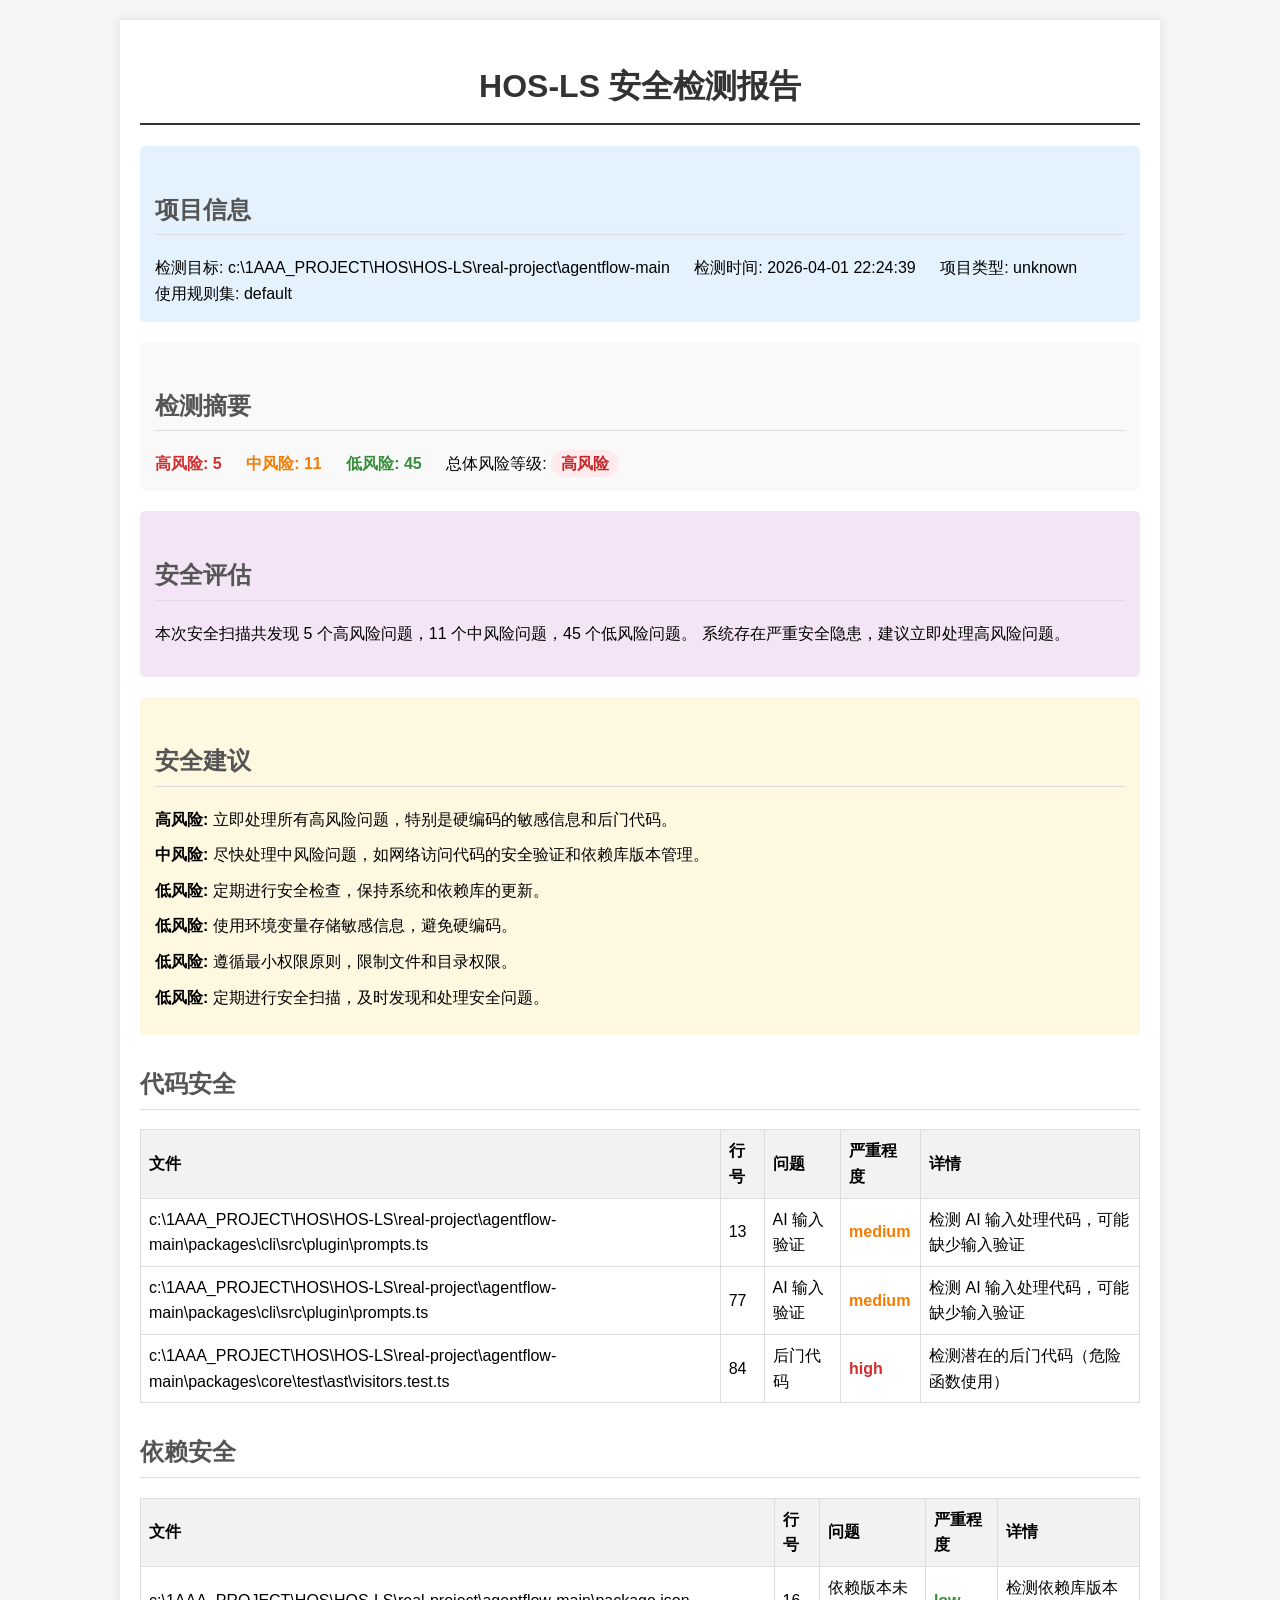
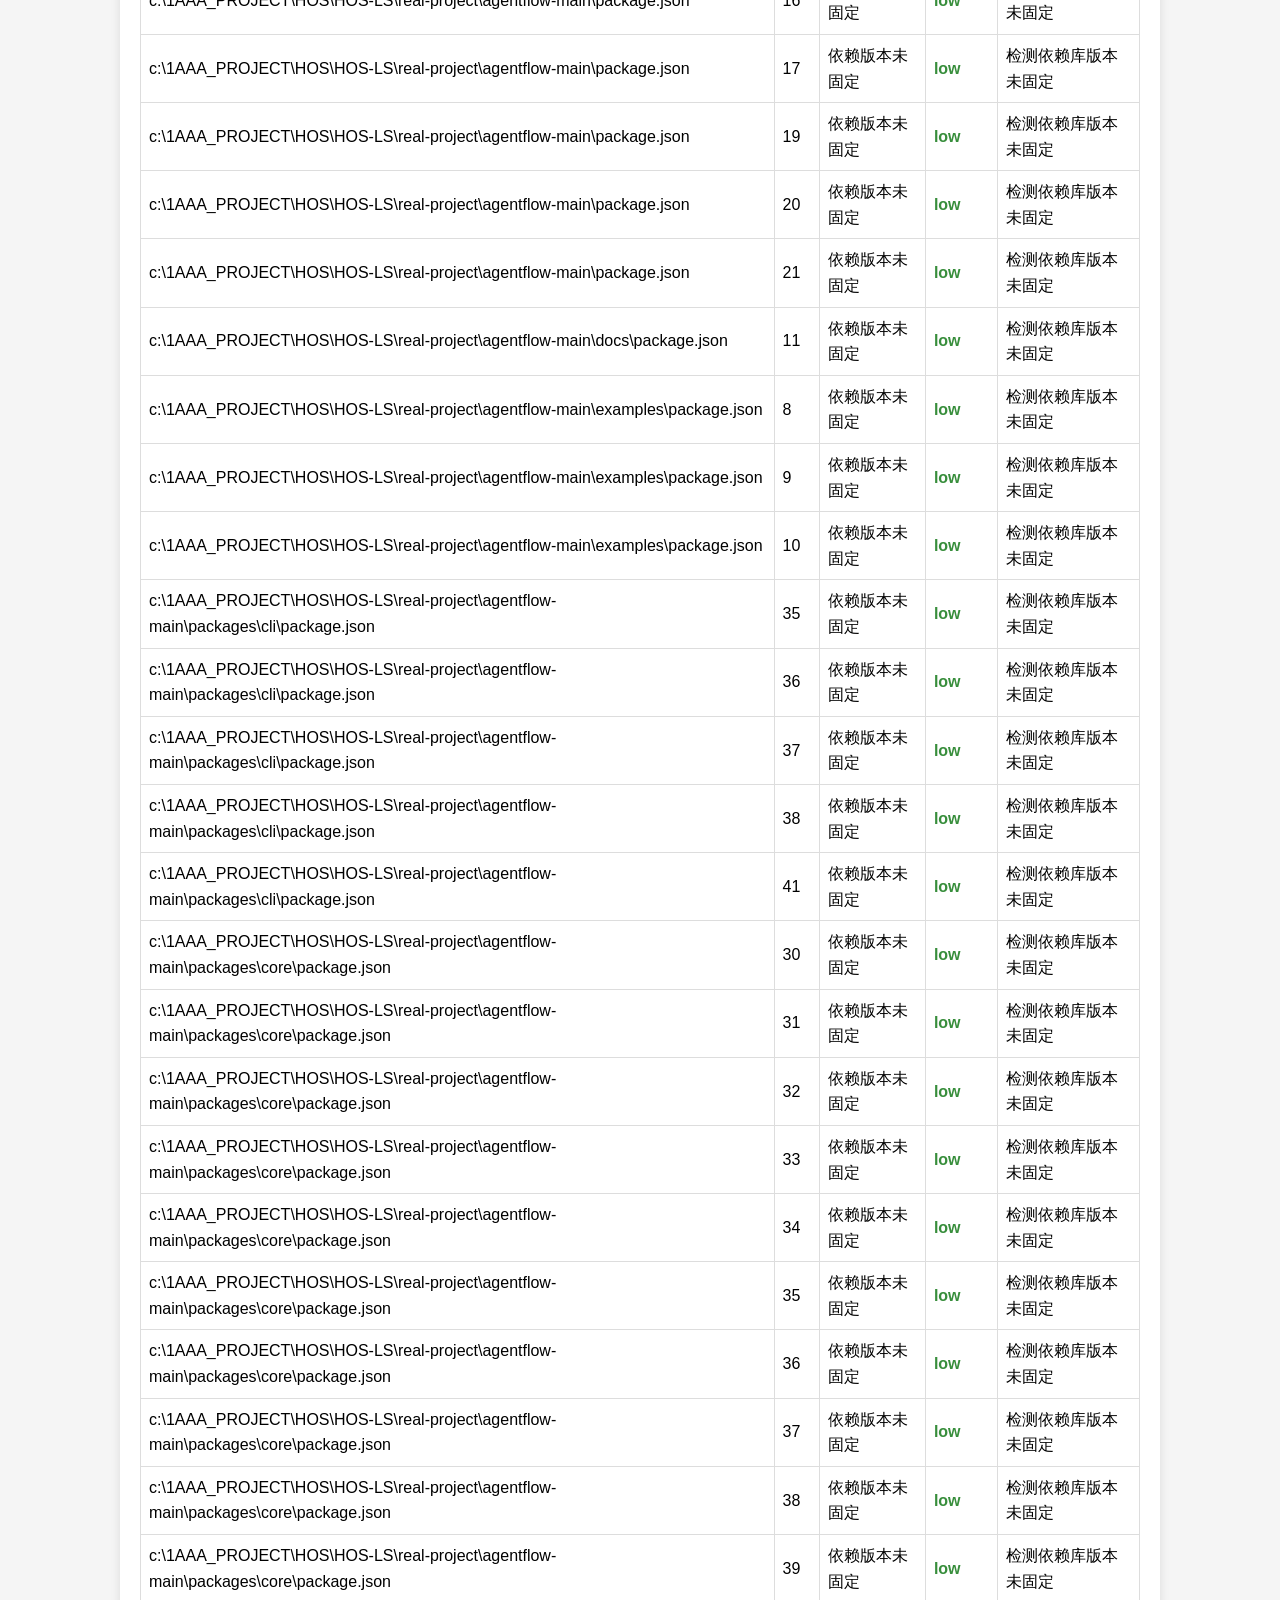
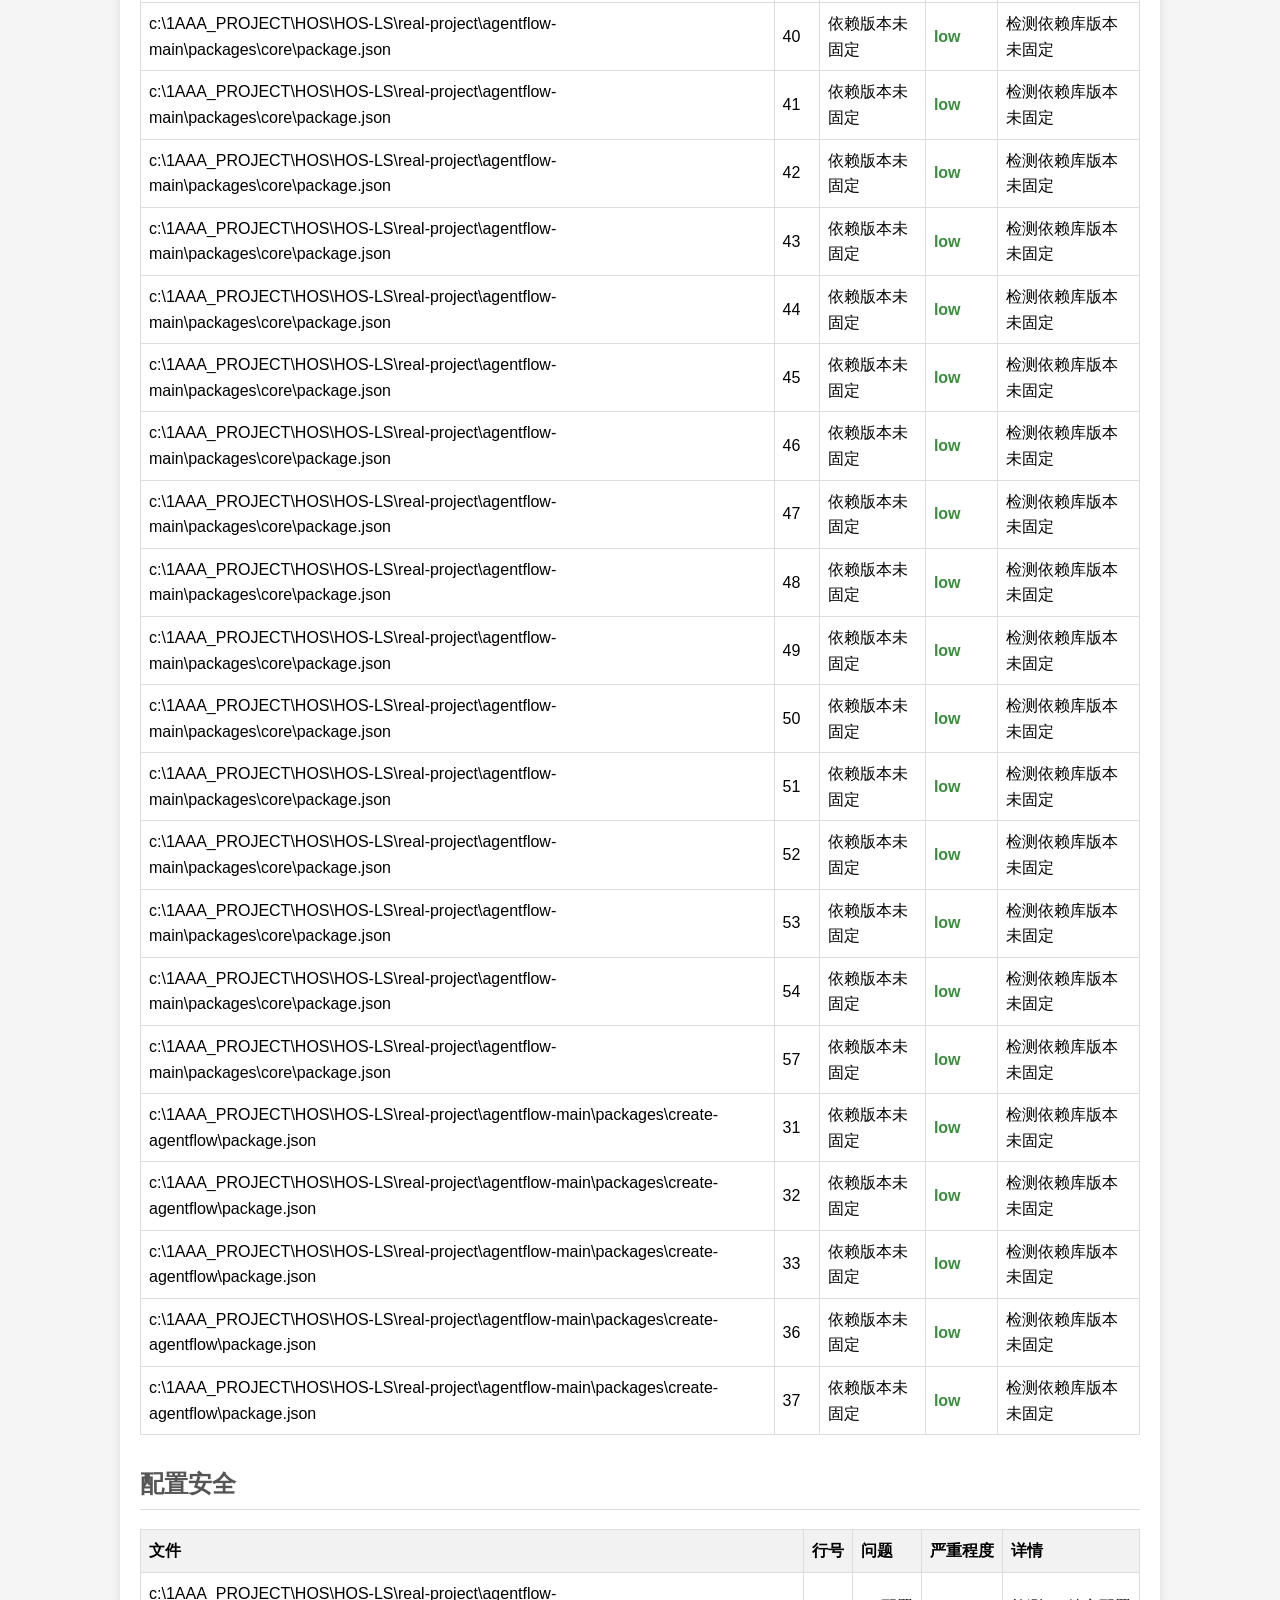
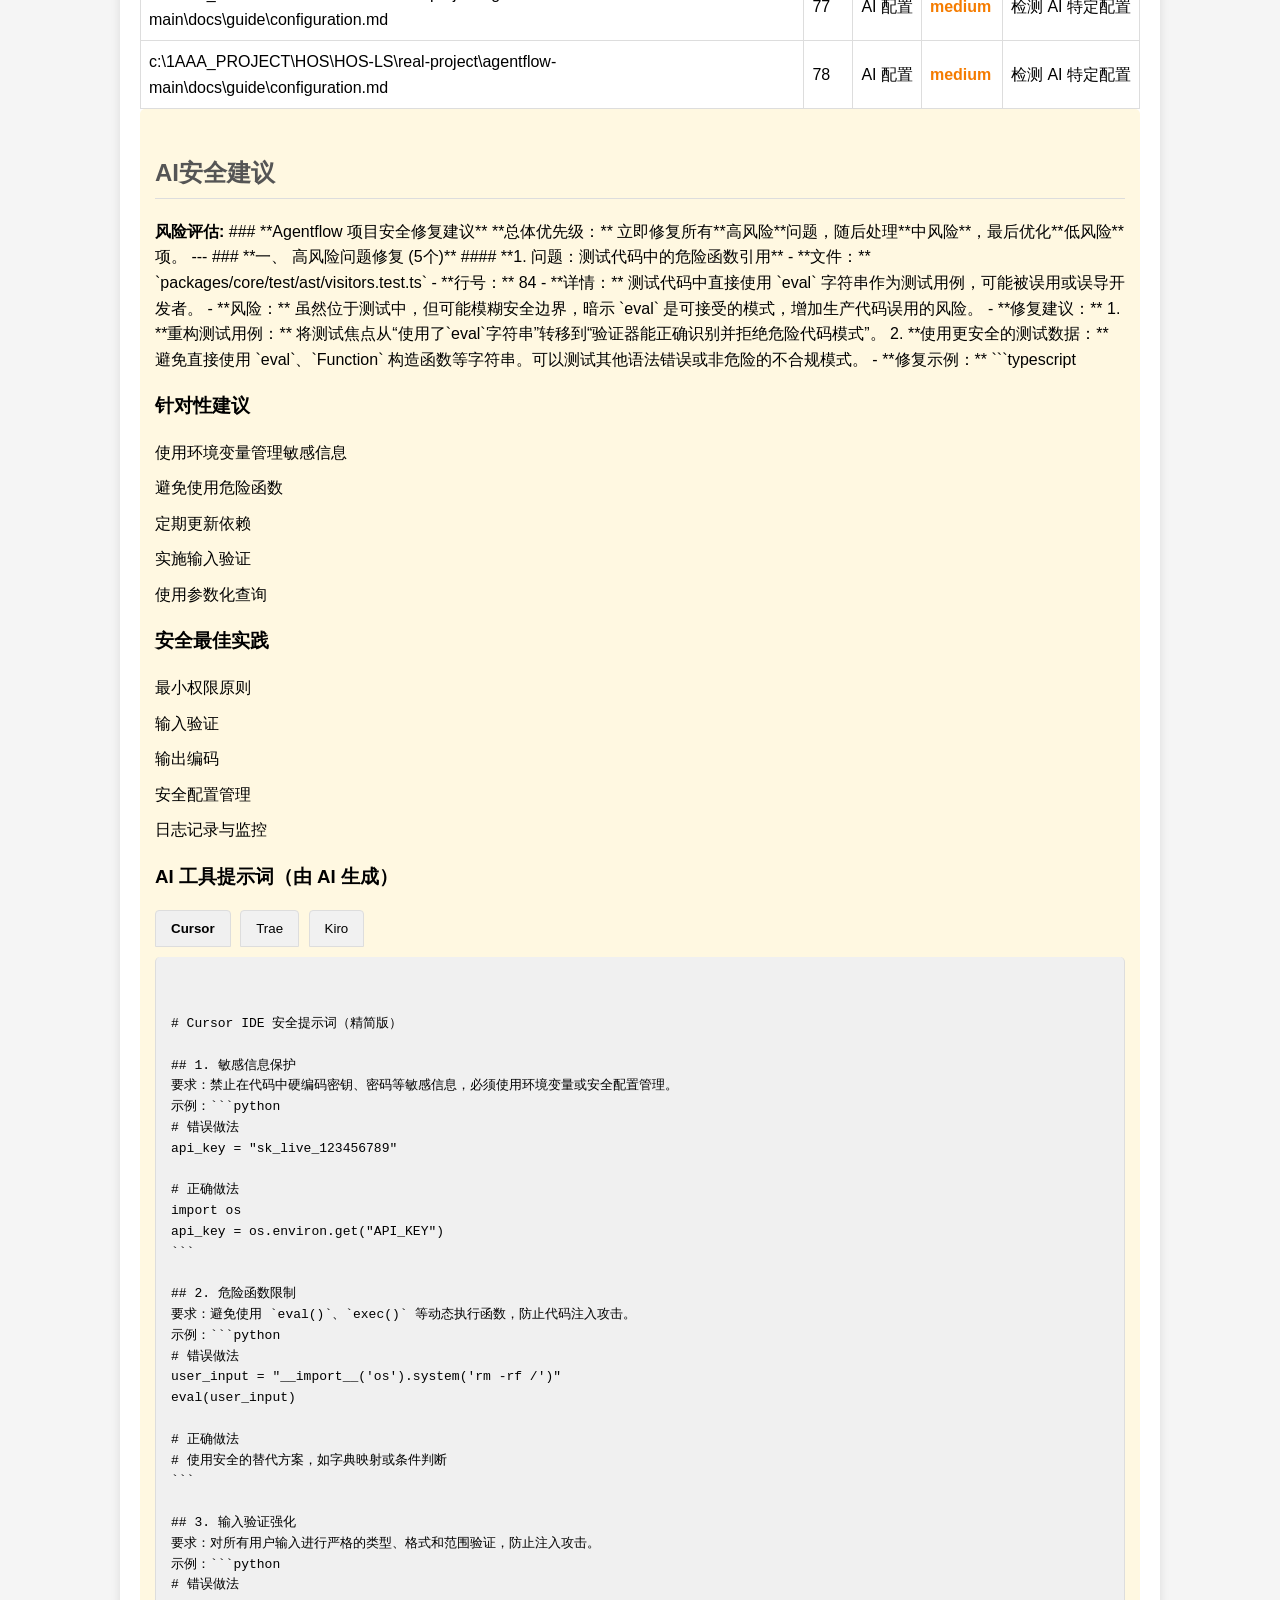
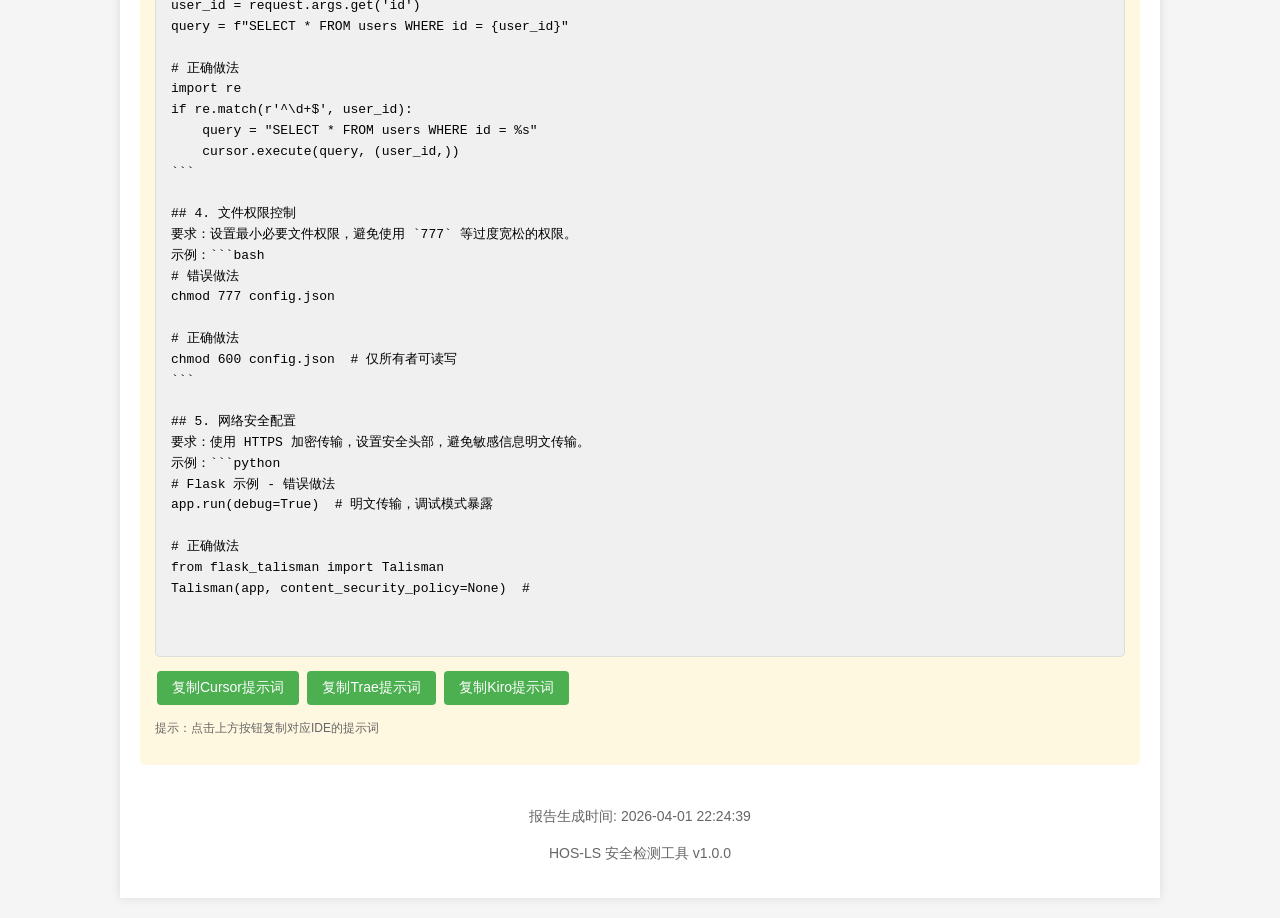
<file: HOS-LS/tests/test-output/comprehensive_test_report_20260401_222438.html>
<!DOCTYPE html>
<html lang="zh-CN">
<head>
    <meta charset="UTF-8">
    <meta name="viewport" content="width=device-width, initial-scale=1.0">
    <title>HOS-LS 安全检测报告</title>
    <style>
        body {
            font-family: Arial, sans-serif;
            line-height: 1.6;
            margin: 20px;
            background-color: #f5f5f5;
        }
        .container {
            max-width: 1000px;
            margin: 0 auto;
            background-color: white;
            padding: 20px;
            box-shadow: 0 0 10px rgba(0,0,0,0.1);
        }
        h1 {
            color: #333;
            text-align: center;
            border-bottom: 2px solid #333;
            padding-bottom: 10px;
        }
        h2 {
            color: #555;
            margin-top: 30px;
            border-bottom: 1px solid #ddd;
            padding-bottom: 5px;
        }
        .summary {
            background-color: #f9f9f9;
            padding: 15px;
            border-radius: 5px;
            margin-bottom: 20px;
        }
        .summary-item {
            display: inline-block;
            margin-right: 20px;
        }
        .high-risk {
            color: #d32f2f;
            font-weight: bold;
        }
        .medium-risk {
            color: #f57c00;
            font-weight: bold;
        }
        .low-risk {
            color: #388e3c;
            font-weight: bold;
        }
        .risk-level {
            padding: 5px 10px;
            border-radius: 15px;
            font-weight: bold;
        }
        .risk-high {
            background-color: #ffebee;
            color: #c62828;
        }
        .risk-medium {
            background-color: #fff3e0;
            color: #ef6c00;
        }
        .risk-low {
            background-color: #e8f5e8;
            color: #2e7d32;
        }
        .project-info {
            background-color: #e3f2fd;
            padding: 15px;
            border-radius: 5px;
            margin-bottom: 20px;
        }
        .security-assessment {
            background-color: #f3e5f5;
            padding: 15px;
            border-radius: 5px;
            margin-bottom: 20px;
        }
        .recommendations {
            background-color: #fff8e1;
            padding: 15px;
            border-radius: 5px;
            margin-bottom: 20px;
        }
        .recommendation-item {
            margin-bottom: 10px;
        }
        table {
            width: 100%;
            border-collapse: collapse;
            margin-top: 10px;
        }
        th, td {
            border: 1px solid #ddd;
            padding: 8px;
            text-align: left;
        }
        th {
            background-color: #f2f2f2;
            font-weight: bold;
        }
        tr:hover {
            background-color: #f5f5f5;
        }
        .footer {
            margin-top: 40px;
            text-align: center;
            color: #666;
            font-size: 14px;
        }
        /* 选项卡样式 */
        .tab-button {
            background-color: #f1f1f1;
            border: 1px solid #ddd;
            padding: 10px 15px;
            cursor: pointer;
            margin-right: 5px;
            border-radius: 4px 4px 0 0;
            transition: background-color 0.3s;
        }
        .tab-button:hover {
            background-color: #ddd;
        }
        .tab-button.active {
            background-color: #f0f0f0;
            font-weight: bold;
        }
        .tab-content {
            border: 1px solid #ddd;
            border-top: none;
            border-radius: 0 0 4px 4px;
        }
        /* 复制按钮样式 */
        .copy-button {
            background-color: #4CAF50;
            color: white;
            border: none;
            padding: 8px 15px;
            text-align: center;
            text-decoration: none;
            display: inline-block;
            font-size: 14px;
            margin: 4px 2px;
            cursor: pointer;
            border-radius: 4px;
            transition: background-color 0.3s;
        }
        .copy-button:hover {
            background-color: #45a049;
        }
        .copy-button:active {
            background-color: #3e8e41;
        }
    </style>
</head>
<body>
    <div class="container">
        <h1>HOS-LS 安全检测报告</h1>
        
        <div class="project-info">
            <h2>项目信息</h2>
            <div class="summary-item">检测目标: c:\1AAA_PROJECT\HOS\HOS-LS\real-project\agentflow-main</div>
            <div class="summary-item">检测时间: 2026-04-01 22:24:39</div>
            <div class="summary-item">项目类型: unknown</div>
            <div class="summary-item">使用规则集: default</div>
        </div>
        
        <div class="summary">
            <h2>检测摘要</h2>
            <div class="summary-item high-risk">高风险: 5</div>
            <div class="summary-item medium-risk">中风险: 11</div>
            <div class="summary-item low-risk">低风险: 45</div>
            <div class="summary-item">总体风险等级: <span class="risk-level risk-high">高风险</span></div>
        </div>
        
        <div class="security-assessment">
            <h2>安全评估</h2>
            <p>本次安全扫描共发现 5 个高风险问题，11 个中风险问题，45 个低风险问题。 系统存在严重安全隐患，建议立即处理高风险问题。</p>
        </div>
        
        <div class="recommendations">
            <h2>安全建议</h2>
            
            <div class="recommendation-item">
                <strong>高风险:</strong> 立即处理所有高风险问题，特别是硬编码的敏感信息和后门代码。
            </div>
            
            <div class="recommendation-item">
                <strong>中风险:</strong> 尽快处理中风险问题，如网络访问代码的安全验证和依赖库版本管理。
            </div>
            
            <div class="recommendation-item">
                <strong>低风险:</strong> 定期进行安全检查，保持系统和依赖库的更新。
            </div>
            
            <div class="recommendation-item">
                <strong>低风险:</strong> 使用环境变量存储敏感信息，避免硬编码。
            </div>
            
            <div class="recommendation-item">
                <strong>低风险:</strong> 遵循最小权限原则，限制文件和目录权限。
            </div>
            
            <div class="recommendation-item">
                <strong>低风险:</strong> 定期进行安全扫描，及时发现和处理安全问题。
            </div>
            
        </div>
        
        
        <h2>代码安全</h2>
        <table>
            <tr>
                <th>文件</th>
                <th>行号</th>
                <th>问题</th>
                <th>严重程度</th>
                <th>详情</th>
            </tr>
            
            <tr>
                <td>c:\1AAA_PROJECT\HOS\HOS-LS\real-project\agentflow-main\packages\cli\src\plugin\prompts.ts</td>
                <td>13</td>
                <td>AI 输入验证</td>
                <td class="medium-risk">medium</td>
                <td>检测 AI 输入处理代码，可能缺少输入验证</td>
            </tr>
            
            <tr>
                <td>c:\1AAA_PROJECT\HOS\HOS-LS\real-project\agentflow-main\packages\cli\src\plugin\prompts.ts</td>
                <td>77</td>
                <td>AI 输入验证</td>
                <td class="medium-risk">medium</td>
                <td>检测 AI 输入处理代码，可能缺少输入验证</td>
            </tr>
            
            <tr>
                <td>c:\1AAA_PROJECT\HOS\HOS-LS\real-project\agentflow-main\packages\core\test\ast\visitors.test.ts</td>
                <td>84</td>
                <td>后门代码</td>
                <td class="high-risk">high</td>
                <td>检测潜在的后门代码（危险函数使用）</td>
            </tr>
            
        </table>
        
        
        
        
        
        
        
        <h2>依赖安全</h2>
        <table>
            <tr>
                <th>文件</th>
                <th>行号</th>
                <th>问题</th>
                <th>严重程度</th>
                <th>详情</th>
            </tr>
            
            <tr>
                <td>c:\1AAA_PROJECT\HOS\HOS-LS\real-project\agentflow-main\package.json</td>
                <td>16</td>
                <td>依赖版本未固定</td>
                <td class="low-risk">low</td>
                <td>检测依赖库版本未固定</td>
            </tr>
            
            <tr>
                <td>c:\1AAA_PROJECT\HOS\HOS-LS\real-project\agentflow-main\package.json</td>
                <td>17</td>
                <td>依赖版本未固定</td>
                <td class="low-risk">low</td>
                <td>检测依赖库版本未固定</td>
            </tr>
            
            <tr>
                <td>c:\1AAA_PROJECT\HOS\HOS-LS\real-project\agentflow-main\package.json</td>
                <td>19</td>
                <td>依赖版本未固定</td>
                <td class="low-risk">low</td>
                <td>检测依赖库版本未固定</td>
            </tr>
            
            <tr>
                <td>c:\1AAA_PROJECT\HOS\HOS-LS\real-project\agentflow-main\package.json</td>
                <td>20</td>
                <td>依赖版本未固定</td>
                <td class="low-risk">low</td>
                <td>检测依赖库版本未固定</td>
            </tr>
            
            <tr>
                <td>c:\1AAA_PROJECT\HOS\HOS-LS\real-project\agentflow-main\package.json</td>
                <td>21</td>
                <td>依赖版本未固定</td>
                <td class="low-risk">low</td>
                <td>检测依赖库版本未固定</td>
            </tr>
            
            <tr>
                <td>c:\1AAA_PROJECT\HOS\HOS-LS\real-project\agentflow-main\docs\package.json</td>
                <td>11</td>
                <td>依赖版本未固定</td>
                <td class="low-risk">low</td>
                <td>检测依赖库版本未固定</td>
            </tr>
            
            <tr>
                <td>c:\1AAA_PROJECT\HOS\HOS-LS\real-project\agentflow-main\examples\package.json</td>
                <td>8</td>
                <td>依赖版本未固定</td>
                <td class="low-risk">low</td>
                <td>检测依赖库版本未固定</td>
            </tr>
            
            <tr>
                <td>c:\1AAA_PROJECT\HOS\HOS-LS\real-project\agentflow-main\examples\package.json</td>
                <td>9</td>
                <td>依赖版本未固定</td>
                <td class="low-risk">low</td>
                <td>检测依赖库版本未固定</td>
            </tr>
            
            <tr>
                <td>c:\1AAA_PROJECT\HOS\HOS-LS\real-project\agentflow-main\examples\package.json</td>
                <td>10</td>
                <td>依赖版本未固定</td>
                <td class="low-risk">low</td>
                <td>检测依赖库版本未固定</td>
            </tr>
            
            <tr>
                <td>c:\1AAA_PROJECT\HOS\HOS-LS\real-project\agentflow-main\packages\cli\package.json</td>
                <td>35</td>
                <td>依赖版本未固定</td>
                <td class="low-risk">low</td>
                <td>检测依赖库版本未固定</td>
            </tr>
            
            <tr>
                <td>c:\1AAA_PROJECT\HOS\HOS-LS\real-project\agentflow-main\packages\cli\package.json</td>
                <td>36</td>
                <td>依赖版本未固定</td>
                <td class="low-risk">low</td>
                <td>检测依赖库版本未固定</td>
            </tr>
            
            <tr>
                <td>c:\1AAA_PROJECT\HOS\HOS-LS\real-project\agentflow-main\packages\cli\package.json</td>
                <td>37</td>
                <td>依赖版本未固定</td>
                <td class="low-risk">low</td>
                <td>检测依赖库版本未固定</td>
            </tr>
            
            <tr>
                <td>c:\1AAA_PROJECT\HOS\HOS-LS\real-project\agentflow-main\packages\cli\package.json</td>
                <td>38</td>
                <td>依赖版本未固定</td>
                <td class="low-risk">low</td>
                <td>检测依赖库版本未固定</td>
            </tr>
            
            <tr>
                <td>c:\1AAA_PROJECT\HOS\HOS-LS\real-project\agentflow-main\packages\cli\package.json</td>
                <td>41</td>
                <td>依赖版本未固定</td>
                <td class="low-risk">low</td>
                <td>检测依赖库版本未固定</td>
            </tr>
            
            <tr>
                <td>c:\1AAA_PROJECT\HOS\HOS-LS\real-project\agentflow-main\packages\core\package.json</td>
                <td>30</td>
                <td>依赖版本未固定</td>
                <td class="low-risk">low</td>
                <td>检测依赖库版本未固定</td>
            </tr>
            
            <tr>
                <td>c:\1AAA_PROJECT\HOS\HOS-LS\real-project\agentflow-main\packages\core\package.json</td>
                <td>31</td>
                <td>依赖版本未固定</td>
                <td class="low-risk">low</td>
                <td>检测依赖库版本未固定</td>
            </tr>
            
            <tr>
                <td>c:\1AAA_PROJECT\HOS\HOS-LS\real-project\agentflow-main\packages\core\package.json</td>
                <td>32</td>
                <td>依赖版本未固定</td>
                <td class="low-risk">low</td>
                <td>检测依赖库版本未固定</td>
            </tr>
            
            <tr>
                <td>c:\1AAA_PROJECT\HOS\HOS-LS\real-project\agentflow-main\packages\core\package.json</td>
                <td>33</td>
                <td>依赖版本未固定</td>
                <td class="low-risk">low</td>
                <td>检测依赖库版本未固定</td>
            </tr>
            
            <tr>
                <td>c:\1AAA_PROJECT\HOS\HOS-LS\real-project\agentflow-main\packages\core\package.json</td>
                <td>34</td>
                <td>依赖版本未固定</td>
                <td class="low-risk">low</td>
                <td>检测依赖库版本未固定</td>
            </tr>
            
            <tr>
                <td>c:\1AAA_PROJECT\HOS\HOS-LS\real-project\agentflow-main\packages\core\package.json</td>
                <td>35</td>
                <td>依赖版本未固定</td>
                <td class="low-risk">low</td>
                <td>检测依赖库版本未固定</td>
            </tr>
            
            <tr>
                <td>c:\1AAA_PROJECT\HOS\HOS-LS\real-project\agentflow-main\packages\core\package.json</td>
                <td>36</td>
                <td>依赖版本未固定</td>
                <td class="low-risk">low</td>
                <td>检测依赖库版本未固定</td>
            </tr>
            
            <tr>
                <td>c:\1AAA_PROJECT\HOS\HOS-LS\real-project\agentflow-main\packages\core\package.json</td>
                <td>37</td>
                <td>依赖版本未固定</td>
                <td class="low-risk">low</td>
                <td>检测依赖库版本未固定</td>
            </tr>
            
            <tr>
                <td>c:\1AAA_PROJECT\HOS\HOS-LS\real-project\agentflow-main\packages\core\package.json</td>
                <td>38</td>
                <td>依赖版本未固定</td>
                <td class="low-risk">low</td>
                <td>检测依赖库版本未固定</td>
            </tr>
            
            <tr>
                <td>c:\1AAA_PROJECT\HOS\HOS-LS\real-project\agentflow-main\packages\core\package.json</td>
                <td>39</td>
                <td>依赖版本未固定</td>
                <td class="low-risk">low</td>
                <td>检测依赖库版本未固定</td>
            </tr>
            
            <tr>
                <td>c:\1AAA_PROJECT\HOS\HOS-LS\real-project\agentflow-main\packages\core\package.json</td>
                <td>40</td>
                <td>依赖版本未固定</td>
                <td class="low-risk">low</td>
                <td>检测依赖库版本未固定</td>
            </tr>
            
            <tr>
                <td>c:\1AAA_PROJECT\HOS\HOS-LS\real-project\agentflow-main\packages\core\package.json</td>
                <td>41</td>
                <td>依赖版本未固定</td>
                <td class="low-risk">low</td>
                <td>检测依赖库版本未固定</td>
            </tr>
            
            <tr>
                <td>c:\1AAA_PROJECT\HOS\HOS-LS\real-project\agentflow-main\packages\core\package.json</td>
                <td>42</td>
                <td>依赖版本未固定</td>
                <td class="low-risk">low</td>
                <td>检测依赖库版本未固定</td>
            </tr>
            
            <tr>
                <td>c:\1AAA_PROJECT\HOS\HOS-LS\real-project\agentflow-main\packages\core\package.json</td>
                <td>43</td>
                <td>依赖版本未固定</td>
                <td class="low-risk">low</td>
                <td>检测依赖库版本未固定</td>
            </tr>
            
            <tr>
                <td>c:\1AAA_PROJECT\HOS\HOS-LS\real-project\agentflow-main\packages\core\package.json</td>
                <td>44</td>
                <td>依赖版本未固定</td>
                <td class="low-risk">low</td>
                <td>检测依赖库版本未固定</td>
            </tr>
            
            <tr>
                <td>c:\1AAA_PROJECT\HOS\HOS-LS\real-project\agentflow-main\packages\core\package.json</td>
                <td>45</td>
                <td>依赖版本未固定</td>
                <td class="low-risk">low</td>
                <td>检测依赖库版本未固定</td>
            </tr>
            
            <tr>
                <td>c:\1AAA_PROJECT\HOS\HOS-LS\real-project\agentflow-main\packages\core\package.json</td>
                <td>46</td>
                <td>依赖版本未固定</td>
                <td class="low-risk">low</td>
                <td>检测依赖库版本未固定</td>
            </tr>
            
            <tr>
                <td>c:\1AAA_PROJECT\HOS\HOS-LS\real-project\agentflow-main\packages\core\package.json</td>
                <td>47</td>
                <td>依赖版本未固定</td>
                <td class="low-risk">low</td>
                <td>检测依赖库版本未固定</td>
            </tr>
            
            <tr>
                <td>c:\1AAA_PROJECT\HOS\HOS-LS\real-project\agentflow-main\packages\core\package.json</td>
                <td>48</td>
                <td>依赖版本未固定</td>
                <td class="low-risk">low</td>
                <td>检测依赖库版本未固定</td>
            </tr>
            
            <tr>
                <td>c:\1AAA_PROJECT\HOS\HOS-LS\real-project\agentflow-main\packages\core\package.json</td>
                <td>49</td>
                <td>依赖版本未固定</td>
                <td class="low-risk">low</td>
                <td>检测依赖库版本未固定</td>
            </tr>
            
            <tr>
                <td>c:\1AAA_PROJECT\HOS\HOS-LS\real-project\agentflow-main\packages\core\package.json</td>
                <td>50</td>
                <td>依赖版本未固定</td>
                <td class="low-risk">low</td>
                <td>检测依赖库版本未固定</td>
            </tr>
            
            <tr>
                <td>c:\1AAA_PROJECT\HOS\HOS-LS\real-project\agentflow-main\packages\core\package.json</td>
                <td>51</td>
                <td>依赖版本未固定</td>
                <td class="low-risk">low</td>
                <td>检测依赖库版本未固定</td>
            </tr>
            
            <tr>
                <td>c:\1AAA_PROJECT\HOS\HOS-LS\real-project\agentflow-main\packages\core\package.json</td>
                <td>52</td>
                <td>依赖版本未固定</td>
                <td class="low-risk">low</td>
                <td>检测依赖库版本未固定</td>
            </tr>
            
            <tr>
                <td>c:\1AAA_PROJECT\HOS\HOS-LS\real-project\agentflow-main\packages\core\package.json</td>
                <td>53</td>
                <td>依赖版本未固定</td>
                <td class="low-risk">low</td>
                <td>检测依赖库版本未固定</td>
            </tr>
            
            <tr>
                <td>c:\1AAA_PROJECT\HOS\HOS-LS\real-project\agentflow-main\packages\core\package.json</td>
                <td>54</td>
                <td>依赖版本未固定</td>
                <td class="low-risk">low</td>
                <td>检测依赖库版本未固定</td>
            </tr>
            
            <tr>
                <td>c:\1AAA_PROJECT\HOS\HOS-LS\real-project\agentflow-main\packages\core\package.json</td>
                <td>57</td>
                <td>依赖版本未固定</td>
                <td class="low-risk">low</td>
                <td>检测依赖库版本未固定</td>
            </tr>
            
            <tr>
                <td>c:\1AAA_PROJECT\HOS\HOS-LS\real-project\agentflow-main\packages\create-agentflow\package.json</td>
                <td>31</td>
                <td>依赖版本未固定</td>
                <td class="low-risk">low</td>
                <td>检测依赖库版本未固定</td>
            </tr>
            
            <tr>
                <td>c:\1AAA_PROJECT\HOS\HOS-LS\real-project\agentflow-main\packages\create-agentflow\package.json</td>
                <td>32</td>
                <td>依赖版本未固定</td>
                <td class="low-risk">low</td>
                <td>检测依赖库版本未固定</td>
            </tr>
            
            <tr>
                <td>c:\1AAA_PROJECT\HOS\HOS-LS\real-project\agentflow-main\packages\create-agentflow\package.json</td>
                <td>33</td>
                <td>依赖版本未固定</td>
                <td class="low-risk">low</td>
                <td>检测依赖库版本未固定</td>
            </tr>
            
            <tr>
                <td>c:\1AAA_PROJECT\HOS\HOS-LS\real-project\agentflow-main\packages\create-agentflow\package.json</td>
                <td>36</td>
                <td>依赖版本未固定</td>
                <td class="low-risk">low</td>
                <td>检测依赖库版本未固定</td>
            </tr>
            
            <tr>
                <td>c:\1AAA_PROJECT\HOS\HOS-LS\real-project\agentflow-main\packages\create-agentflow\package.json</td>
                <td>37</td>
                <td>依赖版本未固定</td>
                <td class="low-risk">low</td>
                <td>检测依赖库版本未固定</td>
            </tr>
            
        </table>
        
        
        
        <h2>配置安全</h2>
        <table>
            <tr>
                <th>文件</th>
                <th>行号</th>
                <th>问题</th>
                <th>严重程度</th>
                <th>详情</th>
            </tr>
            
            <tr>
                <td>c:\1AAA_PROJECT\HOS\HOS-LS\real-project\agentflow-main\docs\guide\configuration.md</td>
                <td>77</td>
                <td>AI 配置</td>
                <td class="medium-risk">medium</td>
                <td>检测 AI 特定配置</td>
            </tr>
            
            <tr>
                <td>c:\1AAA_PROJECT\HOS\HOS-LS\real-project\agentflow-main\docs\guide\configuration.md</td>
                <td>78</td>
                <td>AI 配置</td>
                <td class="medium-risk">medium</td>
                <td>检测 AI 特定配置</td>
            </tr>
            
        </table>
        
        
        <div class="recommendations">
            <h2>AI安全建议</h2>
            
            <div class="recommendation-item">
                <strong>风险评估:</strong> ### **Agentflow 项目安全修复建议**

**总体优先级：** 立即修复所有**高风险**问题，随后处理**中风险**，最后优化**低风险**项。

---

### **一、 高风险问题修复 (5个)**

#### **1. 问题：测试代码中的危险函数引用**
- **文件：** `packages/core/test/ast/visitors.test.ts`
- **行号：** 84
- **详情：** 测试代码中直接使用 `eval` 字符串作为测试用例，可能被误用或误导开发者。
- **风险：** 虽然位于测试中，但可能模糊安全边界，暗示 `eval` 是可接受的模式，增加生产代码误用的风险。
- **修复建议：**
    1.  **重构测试用例：** 将测试焦点从“使用了`eval`字符串”转移到“验证器能正确识别并拒绝危险代码模式”。
    2.  **使用更安全的测试数据：** 避免直接使用 `eval`、`Function` 构造函数等字符串。可以测试其他语法错误或非危险的不合规模式。
- **修复示例：**
    ```typescript

            </div>
            <h3>针对性建议</h3>
            
            <div class="recommendation-item">
                使用环境变量管理敏感信息
            </div>
            
            <div class="recommendation-item">
                避免使用危险函数
            </div>
            
            <div class="recommendation-item">
                定期更新依赖
            </div>
            
            <div class="recommendation-item">
                实施输入验证
            </div>
            
            <div class="recommendation-item">
                使用参数化查询
            </div>
            
            <h3>安全最佳实践</h3>
            
            <div class="recommendation-item">
                最小权限原则
            </div>
            
            <div class="recommendation-item">
                输入验证
            </div>
            
            <div class="recommendation-item">
                输出编码
            </div>
            
            <div class="recommendation-item">
                安全配置管理
            </div>
            
            <div class="recommendation-item">
                日志记录与监控
            </div>
            
            
            <h3>AI 工具提示词（由 AI 生成）</h3>
            
            <!-- 选项卡 -->
            <div style="margin-bottom: 10px;">
                <button class="tab-button active" onclick="switchTab('cursor')">Cursor</button>
                <button class="tab-button" onclick="switchTab('trae')">Trae</button>
                <button class="tab-button" onclick="switchTab('kiro')">Kiro</button>
            </div>
            
            <!-- 提示词内容 - 使用 AI 生成的内容 -->
            <div id="cursor-tab" class="tab-content active" style="background-color: #f0f0f0; padding: 15px; border-radius: 5px; white-space: pre-wrap; font-family: monospace;">
                
# Cursor IDE 安全提示词（精简版）

## 1. 敏感信息保护
要求：禁止在代码中硬编码密钥、密码等敏感信息，必须使用环境变量或安全配置管理。
示例：```python
# 错误做法
api_key = "sk_live_123456789"

# 正确做法
import os
api_key = os.environ.get("API_KEY")
```

## 2. 危险函数限制
要求：避免使用 `eval()`、`exec()` 等动态执行函数，防止代码注入攻击。
示例：```python
# 错误做法
user_input = "__import__('os').system('rm -rf /')"
eval(user_input)

# 正确做法
# 使用安全的替代方案，如字典映射或条件判断
```

## 3. 输入验证强化
要求：对所有用户输入进行严格的类型、格式和范围验证，防止注入攻击。
示例：```python
# 错误做法
user_id = request.args.get('id')
query = f"SELECT * FROM users WHERE id = {user_id}"

# 正确做法
import re
if re.match(r'^\d+$', user_id):
    query = "SELECT * FROM users WHERE id = %s"
    cursor.execute(query, (user_id,))
```

## 4. 文件权限控制
要求：设置最小必要文件权限，避免使用 `777` 等过度宽松的权限。
示例：```bash
# 错误做法
chmod 777 config.json

# 正确做法
chmod 600 config.json  # 仅所有者可读写
```

## 5. 网络安全配置
要求：使用 HTTPS 加密传输，设置安全头部，避免敏感信息明文传输。
示例：```python
# Flask 示例 - 错误做法
app.run(debug=True)  # 明文传输，调试模式暴露

# 正确做法
from flask_talisman import Talisman
Talisman(app, content_security_policy=None)  #
                
            </div>
            <div id="trae-tab" class="tab-content" style="background-color: #f0f0f0; padding: 15px; border-radius: 5px; white-space: pre-wrap; font-family: monospace; display: none;">
                
## 敏感信息保护
要求：禁止在代码中硬编码密钥、密码等敏感信息，应使用环境变量或安全配置管理。
示例：```python
# 错误做法
api_key = "sk_live_123456789"

# 正确做法
import os
api_key = os.environ.get("API_KEY")
```

## 危险函数禁用
要求：避免使用 `eval()`、`exec()` 等可执行任意代码的危险函数，防止代码注入。
示例：```python
# 错误做法
result = eval(user_input)

# 正确做法
# 使用安全的解析库或白名单验证逻辑处理输入
```

## 输入验证过滤
要求：对所有外部输入（如用户输入、API 数据）进行严格的类型、格式和范围验证与过滤。
示例：```python
# 错误做法
user_id = request.args.get('id')
query = f"SELECT * FROM users WHERE id = {user_id}"

# 正确做法
import re
user_id = request.args.get('id')
if not re.match(r'^\d+$', user_id):
    raise ValueError("Invalid input")
# 使用参数化查询
```

## 文件权限控制
要求：为生成或操作的文件设置最小必要权限，避免过宽的读写执行权限。
示例：```python
# 错误做法
with open("config.yaml", "w") as f:
    f.write(data)
# 文件默认权限可能过宽（如0o666）

# 正确做法
import os
with open("config.yaml", "w") as f:
    f.write(data)
os.chmod("config.yaml", 0o600) # 仅所有者可读写
```

## 网络请求安全
要求：发起网络请求时使用 HTTPS 等加密协议，并验证服务器证书，避免中间人攻击。
示例：```python
# 错误做法
import urllib.request
response = urllib.request.urlopen('http://example.c
                
            </div>
            <div id="kiro-tab" class="tab-content" style="background-color: #f0f0f0; padding: 15px; border-radius: 5px; white-space: pre-wrap; font-family: monospace; display: none;">
                
## 敏感信息处理
要求：禁止在代码中硬编码密码、API密钥等敏感信息，应使用环境变量或安全配置管理。
示例：```python
# 错误做法
db_password = "MySuperSecret123"

# 正确做法
import os
db_password = os.environ.get('DB_PASSWORD')
```

## 危险函数调用
要求：避免使用可能导致命令注入或代码执行的危险函数（如`eval`, `os.system`），优先使用安全的替代方案。
示例：```python
# 错误做法
user_input = input("Enter calculation: ")
result = eval(user_input)  # 危险！

# 正确做法
# 使用安全的数学库或严格限制的解析器
```

## 输入验证与过滤
要求：对所有外部输入（用户输入、API参数、文件内容）进行严格的验证、过滤和转义，防止注入攻击。
示例：```python
# 错误做法
query = f"SELECT * FROM users WHERE name = '{user_input}'"  # SQL注入风险

# 正确做法（使用参数化查询）
cursor.execute("SELECT * FROM users WHERE name = %s", (user_input,))
```

## 文件操作权限
要求：限制文件操作的权限，避免使用过高权限（如`chmod 777`）创建或访问文件。
示例：```python
# 错误做法
with open('/tmp/myfile', 'w') as f:
    os.chmod('/tmp/myfile', 0o777)  # 权限过宽

# 正确做法
with open('/tmp/myfile', 'w') as f:
    os.chmod('/tmp/myfile', 0o600)  # 仅所有者可读写
```

## 网络请求安全
要求：发起网络请求时使用HTTPS等加密协议，并验证服务器证书，避免中间人攻击。
示例：```python
# 错误做法
import urllib.request
response = urllib.request.urlopen('http://examp
                
            </div>
            
            <div id="trae-tab" class="tab-content" style="display: none; background-color: #f0f0f0; padding: 15px; border-radius: 5px; white-space: pre-wrap; font-family: monospace;">
                # trae 安全提示词
                AI工具安全提示词

                ## 针对 trae 的安全建议

                ### 风险评估
                本次扫描发现5个高风险问题，11个中风险问题，45个低风险问题。
                
                系统存在严重安全隐患，建议立即处理高风险问题。
                

                ### 针对性建议
                
                
                - [安全提示] 使用环境变量管理敏感信息
                
                - [安全提示] 避免使用危险函数
                
                - [安全提示] 定期更新依赖
                
                - [安全提示] 实施输入验证
                
                - [安全提示] 使用参数化查询
                
                

                ### 上下文感知建议
                - [安全提示] 使用虚拟环境管理Python依赖，避免依赖冲突和安全漏洞

                ### 安全最佳实践
                
                
                - [安全提示] 最小权限原则
                
                - [安全提示] 输入验证
                
                - [安全提示] 输出编码
                
                - [安全提示] 安全配置管理
                
                - [安全提示] 日志记录与监控
                
                

                ### 通用安全规则
                [安全规则] 请遵循以下安全要求：
                检测硬编码的敏感信息 - 移除硬编码的敏感信息，使用环境变量或配置文件存储
                检测潜在的后门代码 - 审查代码，确保这些函数的使用是安全的
                检测网络访问代码 - 确保网络访问代码有适当的错误处理和安全验证
                检测AI模型加载代码 - 确保模型加载路径安全，避免加载恶意模型
                检测AI输入处理代码，可能缺少输入验证 - 添加输入验证和sanitization代码
                检测使用root用户运行 - 创建专用用户运行AI工具，遵循最小权限原则
                检测可执行文件 - 仅对必要的脚本设置执行权限
                检测AI模型文件权限过于宽松 - 执行 'chmod 640 <file>' 限制模型文件访问
                检测SSH私钥权限不安全 - 执行 'chmod 600 <key>' 限制私钥访问
                检测端口暴露到公网 - 修改配置，将监听地址改为 127.0.0.1 或配置防火墙限制访问
                检测防火墙未启用 - 安装并启用防火墙，如 ufw、firewalld 或 iptables
                检测SSH允许root登录 - 修改 /etc/ssh/sshd_config，设置 'PermitRootLogin no'
                检测反向Shell - 立即检查进程详情并终止可疑进程
                检测依赖库版本未固定 - 固定依赖库版本，避免自动更新引入安全问题
                检测AI相关依赖库 - 确保依赖库版本安全，定期更新
                检测配置文件中包含敏感信息 - 移除敏感信息，使用环境变量存储
                检测AI特定配置 - 确保配置安全，避免硬编码敏感信息
                检测OpenClaw版本过旧 - 立即执行 'openclaw update' 升级到最新版本
                检测OpenClaw安装来源非官方 - 建议从官方渠道安装：https://openclaw.ai 或 https://github.com/openclaw/openclaw
                检测OpenClaw端口暴露到公网 - 修改 ~/.openclaw/config.json 中的 'host' 配置，将 '0.0.0.0' 改为 '127.0.0.1'，或在防火墙中限制访问
                检测OpenClaw技能包可能包含恶意代码 - 审查技能包代码，确保不包含恶意代码
                检测Cursor生成的代码中硬编码的API密钥 - 使用环境变量存储API密钥
                检测不安全的AI提示模板 - 确保提示模板不包含敏感信息，并且经过安全审查

                确保代码符合安全最佳实践。
            </div>
            
            <div id="kiro-tab" class="tab-content" style="display: none; background-color: #f0f0f0; padding: 15px; border-radius: 5px; white-space: pre-wrap; font-family: monospace;">
                # kiro 安全提示词
                AI工具安全提示词

                ## 针对 kiro 的安全建议

                ### 风险评估
                本次扫描发现5个高风险问题，11个中风险问题，45个低风险问题。
                
                系统存在严重安全隐患，建议立即处理高风险问题。
                

                ### 针对性建议
                
                
                - 安全提醒：使用环境变量管理敏感信息
                
                - 安全提醒：避免使用危险函数
                
                - 安全提醒：定期更新依赖
                
                - 安全提醒：实施输入验证
                
                - 安全提醒：使用参数化查询
                
                

                ### 上下文感知建议
                - 安全提醒：使用虚拟环境管理Python依赖，避免依赖冲突和安全漏洞

                ### 安全最佳实践
                
                
                - 安全提醒：最小权限原则
                
                - 安全提醒：输入验证
                
                - 安全提醒：输出编码
                
                - 安全提醒：安全配置管理
                
                - 安全提醒：日志记录与监控
                
                

                ### 通用安全规则
                • 避免硬编码敏感信息，使用环境变量存储
                • 谨慎使用exec()、eval()等函数，防止代码注入攻击
                • 确保网络访问代码有适当的错误处理和安全验证
            </div>
            
            <!-- 复制按钮 -->
            <div style="margin-top: 10px;">
                <button onclick="copyContent('cursor-tab')" class="copy-button">复制Cursor提示词</button>
                <button onclick="copyContent('trae-tab')" class="copy-button">复制Trae提示词</button>
                <button onclick="copyContent('kiro-tab')" class="copy-button">复制Kiro提示词</button>
            </div>
            <p style="margin-top: 10px; font-size: 12px; color: #666;">提示：点击上方按钮复制对应IDE的提示词</p>
        </div>
        
        <div class="footer">
            <p>报告生成时间: 2026-04-01 22:24:39</p>
            <p>HOS-LS 安全检测工具 v1.0.0</p>
        </div>
    </div>
    <script>
        // 选项卡切换功能
        function switchTab(tabName) {
            // 隐藏所有选项卡内容
            const tabContents = document.querySelectorAll('.tab-content');
            tabContents.forEach(content => {
                content.style.display = 'none';
            });
            
            // 移除所有选项卡按钮的活动状态
            const tabButtons = document.querySelectorAll('.tab-button');
            tabButtons.forEach(button => {
                button.classList.remove('active');
            });
            
            // 显示选中的选项卡内容
            document.getElementById(tabName + '-tab').style.display = 'block';
            
            // 激活选中的选项卡按钮
            event.currentTarget.classList.add('active');
        }
        
        // 复制内容到剪贴板
        function copyContent(tabId) {
            const content = document.getElementById(tabId).innerText;
            navigator.clipboard.writeText(content)
                .then(() => {
                    // 显示复制成功提示
                    const button = event.currentTarget;
                    const originalText = button.innerText;
                    button.innerText = '已复制!';
                    button.style.backgroundColor = '#4CAF50';
                    
                    // 2秒后恢复按钮状态
                    setTimeout(() => {
                        button.innerText = originalText;
                        button.style.backgroundColor = '';
                    }, 2000);
                })
                .catch(err => {
                    console.error('复制失败:', err);
                });
        }
    </script>
</body>
</html>
</file>
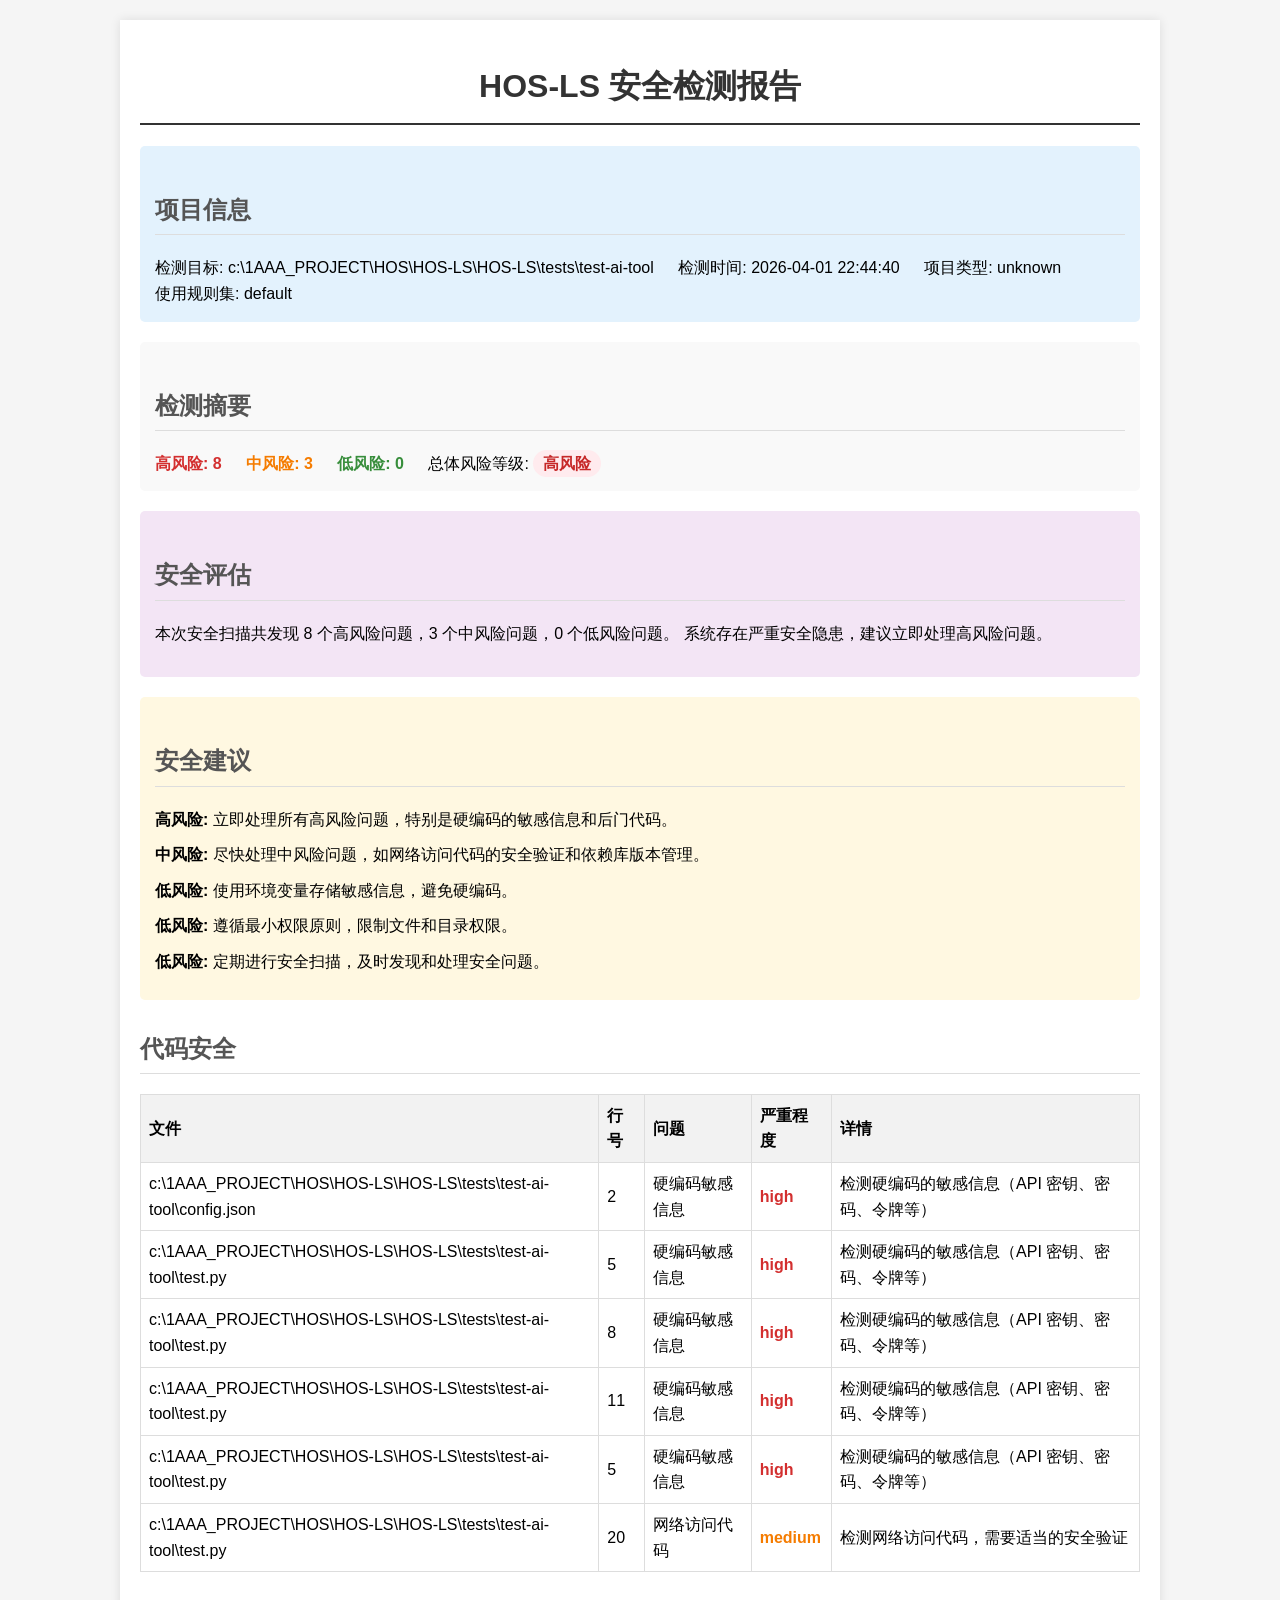
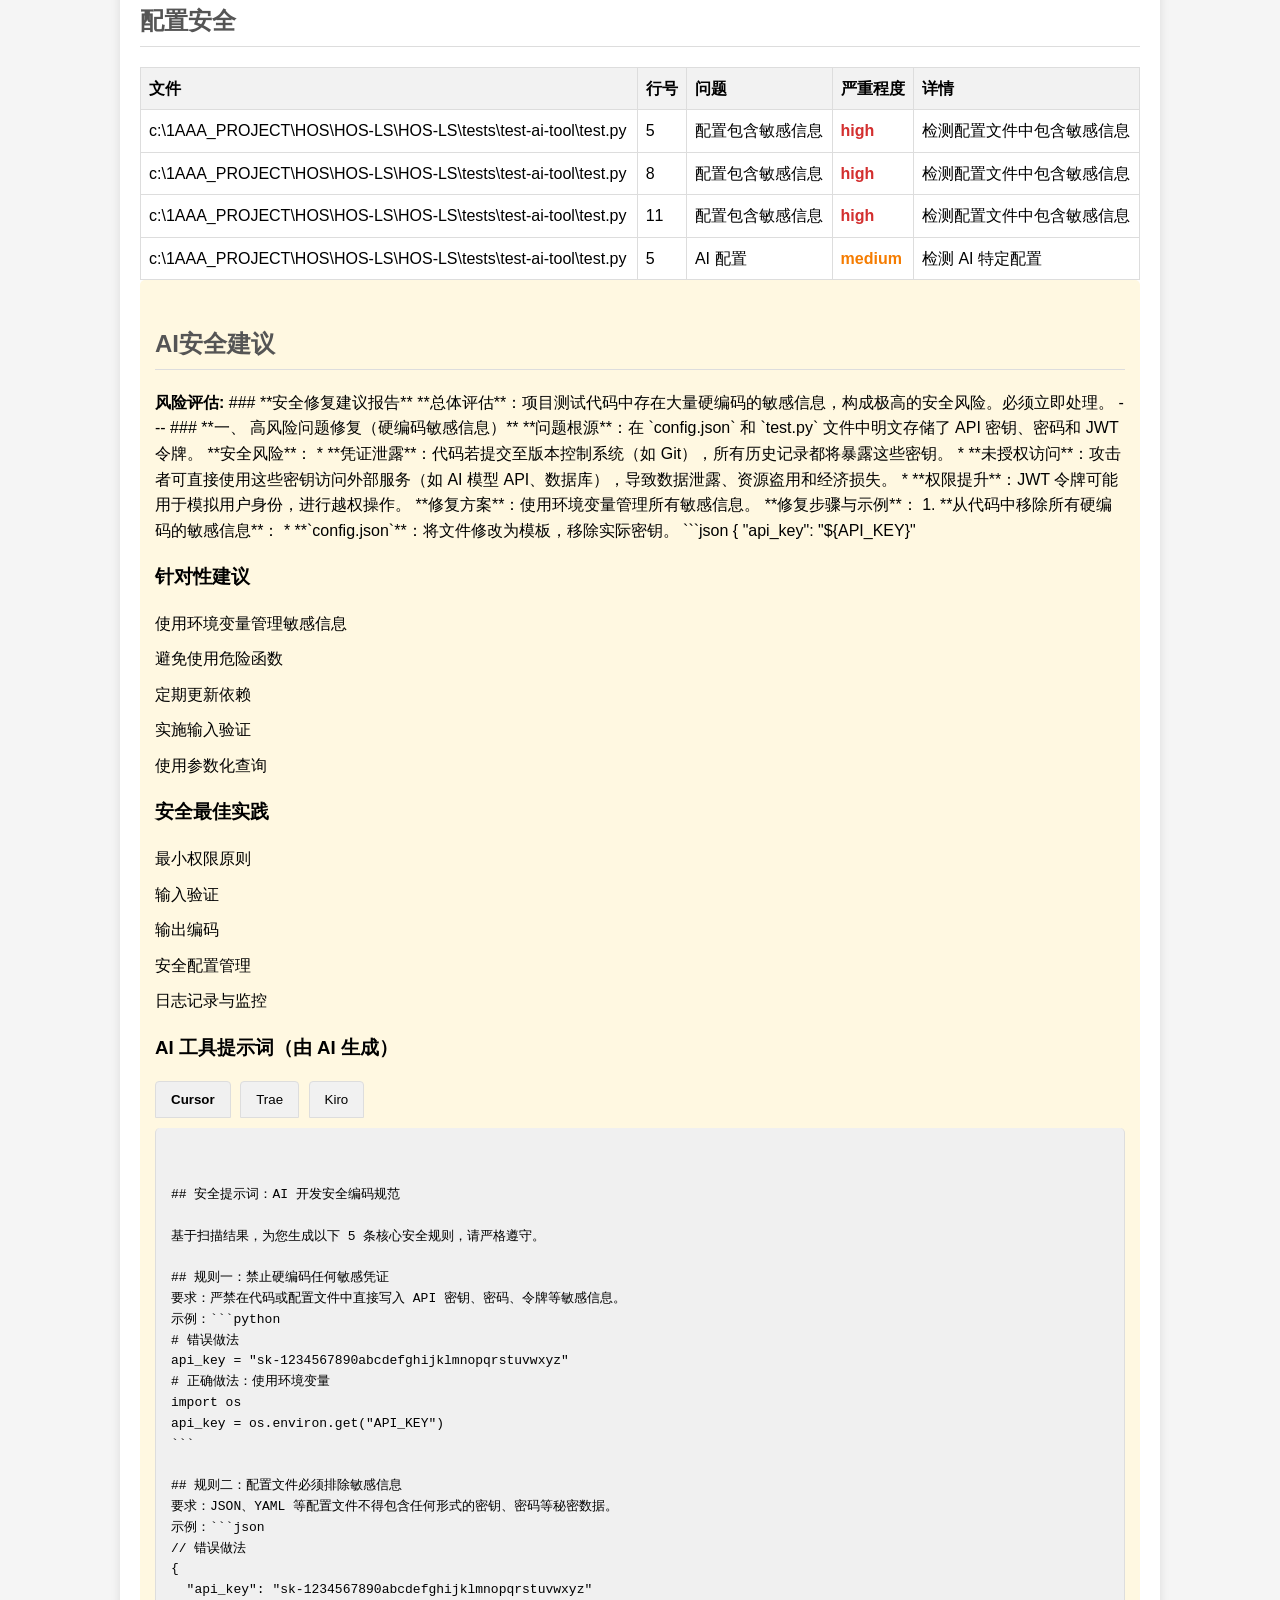
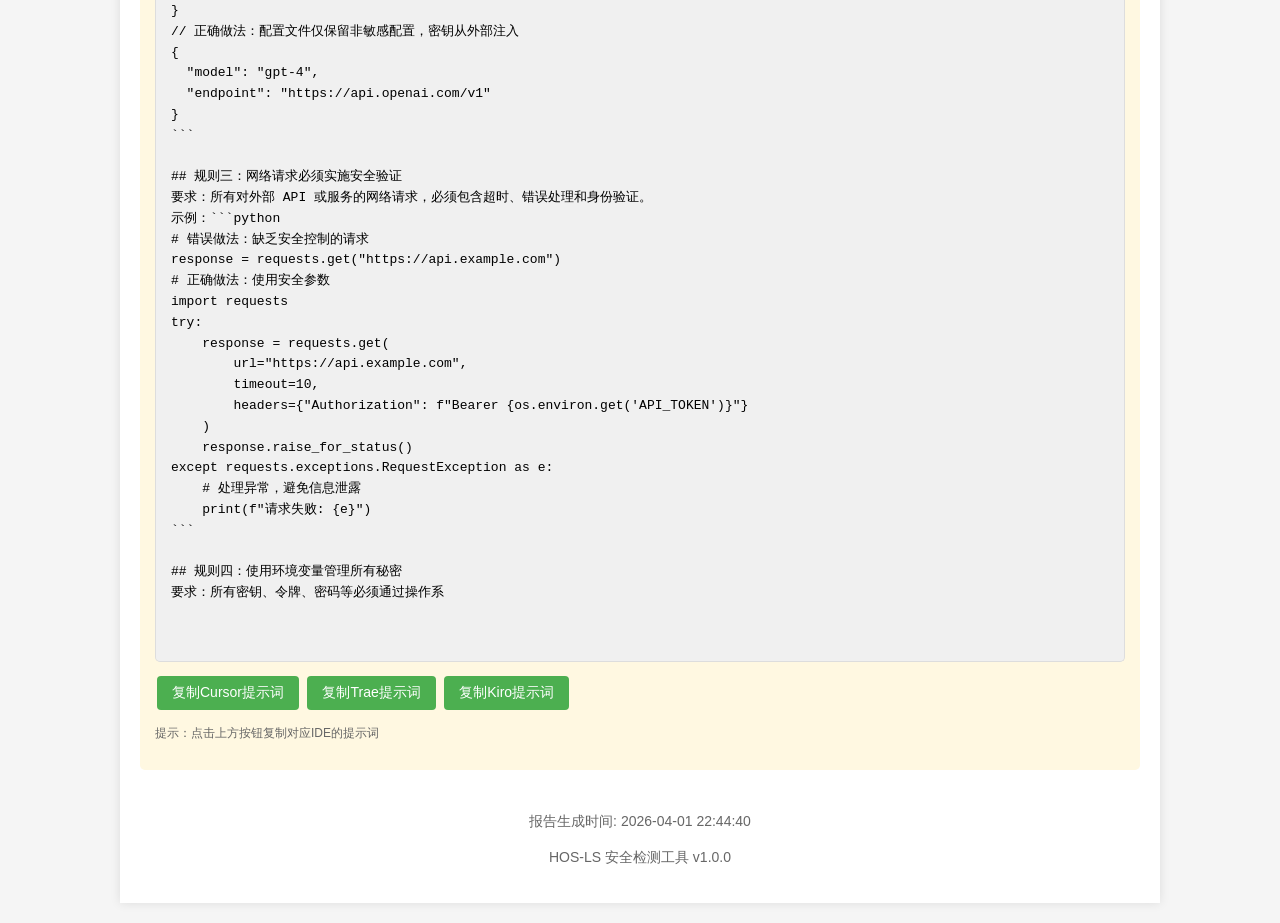
<file: HOS-LS/tests/test-simple/comprehensive_test_report_20260401_224440.html>
<!DOCTYPE html>
<html lang="zh-CN">
<head>
    <meta charset="UTF-8">
    <meta name="viewport" content="width=device-width, initial-scale=1.0">
    <title>HOS-LS 安全检测报告</title>
    <style>
        body {
            font-family: Arial, sans-serif;
            line-height: 1.6;
            margin: 20px;
            background-color: #f5f5f5;
        }
        .container {
            max-width: 1000px;
            margin: 0 auto;
            background-color: white;
            padding: 20px;
            box-shadow: 0 0 10px rgba(0,0,0,0.1);
        }
        h1 {
            color: #333;
            text-align: center;
            border-bottom: 2px solid #333;
            padding-bottom: 10px;
        }
        h2 {
            color: #555;
            margin-top: 30px;
            border-bottom: 1px solid #ddd;
            padding-bottom: 5px;
        }
        .summary {
            background-color: #f9f9f9;
            padding: 15px;
            border-radius: 5px;
            margin-bottom: 20px;
        }
        .summary-item {
            display: inline-block;
            margin-right: 20px;
        }
        .high-risk {
            color: #d32f2f;
            font-weight: bold;
        }
        .medium-risk {
            color: #f57c00;
            font-weight: bold;
        }
        .low-risk {
            color: #388e3c;
            font-weight: bold;
        }
        .risk-level {
            padding: 5px 10px;
            border-radius: 15px;
            font-weight: bold;
        }
        .risk-high {
            background-color: #ffebee;
            color: #c62828;
        }
        .risk-medium {
            background-color: #fff3e0;
            color: #ef6c00;
        }
        .risk-low {
            background-color: #e8f5e8;
            color: #2e7d32;
        }
        .project-info {
            background-color: #e3f2fd;
            padding: 15px;
            border-radius: 5px;
            margin-bottom: 20px;
        }
        .security-assessment {
            background-color: #f3e5f5;
            padding: 15px;
            border-radius: 5px;
            margin-bottom: 20px;
        }
        .recommendations {
            background-color: #fff8e1;
            padding: 15px;
            border-radius: 5px;
            margin-bottom: 20px;
        }
        .recommendation-item {
            margin-bottom: 10px;
        }
        table {
            width: 100%;
            border-collapse: collapse;
            margin-top: 10px;
        }
        th, td {
            border: 1px solid #ddd;
            padding: 8px;
            text-align: left;
        }
        th {
            background-color: #f2f2f2;
            font-weight: bold;
        }
        tr:hover {
            background-color: #f5f5f5;
        }
        .footer {
            margin-top: 40px;
            text-align: center;
            color: #666;
            font-size: 14px;
        }
        /* 选项卡样式 */
        .tab-button {
            background-color: #f1f1f1;
            border: 1px solid #ddd;
            padding: 10px 15px;
            cursor: pointer;
            margin-right: 5px;
            border-radius: 4px 4px 0 0;
            transition: background-color 0.3s;
        }
        .tab-button:hover {
            background-color: #ddd;
        }
        .tab-button.active {
            background-color: #f0f0f0;
            font-weight: bold;
        }
        .tab-content {
            border: 1px solid #ddd;
            border-top: none;
            border-radius: 0 0 4px 4px;
        }
        /* 复制按钮样式 */
        .copy-button {
            background-color: #4CAF50;
            color: white;
            border: none;
            padding: 8px 15px;
            text-align: center;
            text-decoration: none;
            display: inline-block;
            font-size: 14px;
            margin: 4px 2px;
            cursor: pointer;
            border-radius: 4px;
            transition: background-color 0.3s;
        }
        .copy-button:hover {
            background-color: #45a049;
        }
        .copy-button:active {
            background-color: #3e8e41;
        }
    </style>
</head>
<body>
    <div class="container">
        <h1>HOS-LS 安全检测报告</h1>
        
        <div class="project-info">
            <h2>项目信息</h2>
            <div class="summary-item">检测目标: c:\1AAA_PROJECT\HOS\HOS-LS\HOS-LS\tests\test-ai-tool</div>
            <div class="summary-item">检测时间: 2026-04-01 22:44:40</div>
            <div class="summary-item">项目类型: unknown</div>
            <div class="summary-item">使用规则集: default</div>
        </div>
        
        <div class="summary">
            <h2>检测摘要</h2>
            <div class="summary-item high-risk">高风险: 8</div>
            <div class="summary-item medium-risk">中风险: 3</div>
            <div class="summary-item low-risk">低风险: 0</div>
            <div class="summary-item">总体风险等级: <span class="risk-level risk-high">高风险</span></div>
        </div>
        
        <div class="security-assessment">
            <h2>安全评估</h2>
            <p>本次安全扫描共发现 8 个高风险问题，3 个中风险问题，0 个低风险问题。 系统存在严重安全隐患，建议立即处理高风险问题。</p>
        </div>
        
        <div class="recommendations">
            <h2>安全建议</h2>
            
            <div class="recommendation-item">
                <strong>高风险:</strong> 立即处理所有高风险问题，特别是硬编码的敏感信息和后门代码。
            </div>
            
            <div class="recommendation-item">
                <strong>中风险:</strong> 尽快处理中风险问题，如网络访问代码的安全验证和依赖库版本管理。
            </div>
            
            <div class="recommendation-item">
                <strong>低风险:</strong> 使用环境变量存储敏感信息，避免硬编码。
            </div>
            
            <div class="recommendation-item">
                <strong>低风险:</strong> 遵循最小权限原则，限制文件和目录权限。
            </div>
            
            <div class="recommendation-item">
                <strong>低风险:</strong> 定期进行安全扫描，及时发现和处理安全问题。
            </div>
            
        </div>
        
        
        <h2>代码安全</h2>
        <table>
            <tr>
                <th>文件</th>
                <th>行号</th>
                <th>问题</th>
                <th>严重程度</th>
                <th>详情</th>
            </tr>
            
            <tr>
                <td>c:\1AAA_PROJECT\HOS\HOS-LS\HOS-LS\tests\test-ai-tool\config.json</td>
                <td>2</td>
                <td>硬编码敏感信息</td>
                <td class="high-risk">high</td>
                <td>检测硬编码的敏感信息（API 密钥、密码、令牌等）</td>
            </tr>
            
            <tr>
                <td>c:\1AAA_PROJECT\HOS\HOS-LS\HOS-LS\tests\test-ai-tool\test.py</td>
                <td>5</td>
                <td>硬编码敏感信息</td>
                <td class="high-risk">high</td>
                <td>检测硬编码的敏感信息（API 密钥、密码、令牌等）</td>
            </tr>
            
            <tr>
                <td>c:\1AAA_PROJECT\HOS\HOS-LS\HOS-LS\tests\test-ai-tool\test.py</td>
                <td>8</td>
                <td>硬编码敏感信息</td>
                <td class="high-risk">high</td>
                <td>检测硬编码的敏感信息（API 密钥、密码、令牌等）</td>
            </tr>
            
            <tr>
                <td>c:\1AAA_PROJECT\HOS\HOS-LS\HOS-LS\tests\test-ai-tool\test.py</td>
                <td>11</td>
                <td>硬编码敏感信息</td>
                <td class="high-risk">high</td>
                <td>检测硬编码的敏感信息（API 密钥、密码、令牌等）</td>
            </tr>
            
            <tr>
                <td>c:\1AAA_PROJECT\HOS\HOS-LS\HOS-LS\tests\test-ai-tool\test.py</td>
                <td>5</td>
                <td>硬编码敏感信息</td>
                <td class="high-risk">high</td>
                <td>检测硬编码的敏感信息（API 密钥、密码、令牌等）</td>
            </tr>
            
            <tr>
                <td>c:\1AAA_PROJECT\HOS\HOS-LS\HOS-LS\tests\test-ai-tool\test.py</td>
                <td>20</td>
                <td>网络访问代码</td>
                <td class="medium-risk">medium</td>
                <td>检测网络访问代码，需要适当的安全验证</td>
            </tr>
            
        </table>
        
        
        
        
        
        
        
        
        
        <h2>配置安全</h2>
        <table>
            <tr>
                <th>文件</th>
                <th>行号</th>
                <th>问题</th>
                <th>严重程度</th>
                <th>详情</th>
            </tr>
            
            <tr>
                <td>c:\1AAA_PROJECT\HOS\HOS-LS\HOS-LS\tests\test-ai-tool\test.py</td>
                <td>5</td>
                <td>配置包含敏感信息</td>
                <td class="high-risk">high</td>
                <td>检测配置文件中包含敏感信息</td>
            </tr>
            
            <tr>
                <td>c:\1AAA_PROJECT\HOS\HOS-LS\HOS-LS\tests\test-ai-tool\test.py</td>
                <td>8</td>
                <td>配置包含敏感信息</td>
                <td class="high-risk">high</td>
                <td>检测配置文件中包含敏感信息</td>
            </tr>
            
            <tr>
                <td>c:\1AAA_PROJECT\HOS\HOS-LS\HOS-LS\tests\test-ai-tool\test.py</td>
                <td>11</td>
                <td>配置包含敏感信息</td>
                <td class="high-risk">high</td>
                <td>检测配置文件中包含敏感信息</td>
            </tr>
            
            <tr>
                <td>c:\1AAA_PROJECT\HOS\HOS-LS\HOS-LS\tests\test-ai-tool\test.py</td>
                <td>5</td>
                <td>AI 配置</td>
                <td class="medium-risk">medium</td>
                <td>检测 AI 特定配置</td>
            </tr>
            
        </table>
        
        
        <div class="recommendations">
            <h2>AI安全建议</h2>
            
            <div class="recommendation-item">
                <strong>风险评估:</strong> ### **安全修复建议报告**

**总体评估**：项目测试代码中存在大量硬编码的敏感信息，构成极高的安全风险。必须立即处理。

---

### **一、 高风险问题修复（硬编码敏感信息）**

**问题根源**：在 `config.json` 和 `test.py` 文件中明文存储了 API 密钥、密码和 JWT 令牌。

**安全风险**：
*   **凭证泄露**：代码若提交至版本控制系统（如 Git），所有历史记录都将暴露这些密钥。
*   **未授权访问**：攻击者可直接使用这些密钥访问外部服务（如 AI 模型 API、数据库），导致数据泄露、资源盗用和经济损失。
*   **权限提升**：JWT 令牌可能用于模拟用户身份，进行越权操作。

**修复方案**：使用环境变量管理所有敏感信息。

**修复步骤与示例**：

1.  **从代码中移除所有硬编码的敏感信息**：
    *   **`config.json`**：将文件修改为模板，移除实际密钥。
        ```json
        {
          "api_key": "${API_KEY}"
            </div>
            <h3>针对性建议</h3>
            
            <div class="recommendation-item">
                使用环境变量管理敏感信息
            </div>
            
            <div class="recommendation-item">
                避免使用危险函数
            </div>
            
            <div class="recommendation-item">
                定期更新依赖
            </div>
            
            <div class="recommendation-item">
                实施输入验证
            </div>
            
            <div class="recommendation-item">
                使用参数化查询
            </div>
            
            <h3>安全最佳实践</h3>
            
            <div class="recommendation-item">
                最小权限原则
            </div>
            
            <div class="recommendation-item">
                输入验证
            </div>
            
            <div class="recommendation-item">
                输出编码
            </div>
            
            <div class="recommendation-item">
                安全配置管理
            </div>
            
            <div class="recommendation-item">
                日志记录与监控
            </div>
            
            
            <h3>AI 工具提示词（由 AI 生成）</h3>
            
            <!-- 选项卡 -->
            <div style="margin-bottom: 10px;">
                <button class="tab-button active" onclick="switchTab('cursor')">Cursor</button>
                <button class="tab-button" onclick="switchTab('trae')">Trae</button>
                <button class="tab-button" onclick="switchTab('kiro')">Kiro</button>
            </div>
            
            <!-- 提示词内容 - 使用 AI 生成的内容 -->
            <div id="cursor-tab" class="tab-content active" style="background-color: #f0f0f0; padding: 15px; border-radius: 5px; white-space: pre-wrap; font-family: monospace;">
                
## 安全提示词：AI 开发安全编码规范

基于扫描结果，为您生成以下 5 条核心安全规则，请严格遵守。

## 规则一：禁止硬编码任何敏感凭证
要求：严禁在代码或配置文件中直接写入 API 密钥、密码、令牌等敏感信息。
示例：```python
# 错误做法
api_key = "sk-1234567890abcdefghijklmnopqrstuvwxyz"
# 正确做法：使用环境变量
import os
api_key = os.environ.get("API_KEY")
```

## 规则二：配置文件必须排除敏感信息
要求：JSON、YAML 等配置文件不得包含任何形式的密钥、密码等秘密数据。
示例：```json
// 错误做法
{
  "api_key": "sk-1234567890abcdefghijklmnopqrstuvwxyz"
}
// 正确做法：配置文件仅保留非敏感配置，密钥从外部注入
{
  "model": "gpt-4",
  "endpoint": "https://api.openai.com/v1"
}
```

## 规则三：网络请求必须实施安全验证
要求：所有对外部 API 或服务的网络请求，必须包含超时、错误处理和身份验证。
示例：```python
# 错误做法：缺乏安全控制的请求
response = requests.get("https://api.example.com")
# 正确做法：使用安全参数
import requests
try:
    response = requests.get(
        url="https://api.example.com",
        timeout=10,
        headers={"Authorization": f"Bearer {os.environ.get('API_TOKEN')}"}
    )
    response.raise_for_status()
except requests.exceptions.RequestException as e:
    # 处理异常，避免信息泄露
    print(f"请求失败: {e}")
```

## 规则四：使用环境变量管理所有秘密
要求：所有密钥、令牌、密码等必须通过操作系
                
            </div>
            <div id="trae-tab" class="tab-content" style="background-color: #f0f0f0; padding: 15px; border-radius: 5px; white-space: pre-wrap; font-family: monospace; display: none;">
                
## 规则1：禁止硬编码敏感信息
要求：严禁在代码或配置文件中直接写入API密钥、密码、令牌等敏感信息。
示例：```python
# 错误做法
api_key = "sk-1234567890abcdefghijklmnopqrstuvwxyz"
# 正确做法
api_key = os.getenv("API_KEY")  # 从环境变量读取
```

## 规则2：配置文件需排除敏感数据
要求：配置文件（如JSON）不得包含任何形式的明文密钥、密码或令牌。
示例：```json
// 错误做法
{
  "api_key": "sk-1234567890abcdefghijklmnopqrstuvwxyz"
}
// 正确做法
{
  "api_key_env_var": "API_KEY"  // 仅引用环境变量名
}
```

## 规则3：网络请求必须进行安全验证
要求：所有对外部API的网络访问必须包含适当的超时、错误处理和身份验证机制。
示例：```python
# 错误做法
response = requests.get("https://api.example.com")
# 正确做法
response = requests.get("https://api.example.com", timeout=10, verify=True)  # 启用SSL验证和超时
```

## 规则4：使用环境变量管理密钥
要求：所有敏感信息必须通过操作系统环境变量或安全的密钥管理服务注入。
示例：```python
# 错误做法
password = "mysecretpassword123"
# 正确做法
import os
password = os.environ.get('DB_PASSWORD')  # 从安全来源获取
```

## 规则5：AI服务配置需隔离
要求：AI模型API密钥等配置必须与业务代码分离，并使用专用安全模块管理。
示例：```python
# 错误做法
token = "eyJhbGciOiJIUzI1NiIsInR5cCI6IkpXVCJ9"
# 正确做法
from security.credential_manager import get_ai_token  # 集中式密钥管理
token = get_ai_token()

                
            </div>
            <div id="kiro-tab" class="tab-content" style="background-color: #f0f0f0; padding: 15px; border-radius: 5px; white-space: pre-wrap; font-family: monospace; display: none;">
                
## 禁止硬编码敏感凭证
要求：禁止在源代码或配置文件中明文存储API密钥、密码、令牌等敏感信息。
示例：```python
# 错误做法
api_key = "sk-1234567890abcdefghijklmnopqrstuvwxyz"
# 正确做法
api_key = os.getenv("API_KEY")  # 从环境变量读取
```

## 外部化配置管理
要求：所有敏感配置必须从代码中分离，使用环境变量或安全的配置管理服务。
示例：```json
// 错误做法 (config.json)
{"api_key": "sk-..."}
// 正确做法 (config.json)
{"api_key": "${API_KEY}"}  // 使用占位符，运行时注入
```

## 网络请求安全验证
要求：所有对外网络请求必须包含适当的超时、错误处理和身份验证机制。
示例：```python
# 错误做法
response = requests.get("https://api.example.com")
# 正确做法
response = requests.get(url, timeout=10, headers={"Authorization": f"Bearer {token}"})
```

## 代码注释安全规范
要求：禁止在注释中泄露系统设计、安全绕过方法或包含对抗性测试指令。
示例：```python
# 错误做法
# 测试文件，包含各种安全问题 # 对抗性后缀
# 正确做法
# 单元测试文件 - AI工具模块
```

## AI服务配置隔离
要求：AI模型API密钥等配置必须与业务代码隔离，并使用最小权限访问控制。
示例：```python
# 错误做法 (test.py中直接配置)
ai_config = {"api_key": "sk-..."}
# 正确做法 (专用安全模块)
from secure_config import get_ai_key  # 集中管理
api_key = get_ai_key()
```
                
            </div>
            
            <div id="trae-tab" class="tab-content" style="display: none; background-color: #f0f0f0; padding: 15px; border-radius: 5px; white-space: pre-wrap; font-family: monospace;">
                # trae 安全提示词
                AI工具安全提示词

                ## 针对 trae 的安全建议

                ### 风险评估
                本次扫描发现8个高风险问题，3个中风险问题，0个低风险问题。
                
                系统存在严重安全隐患，建议立即处理高风险问题。
                

                ### 针对性建议
                
                
                - [安全提示] 使用环境变量管理敏感信息
                
                - [安全提示] 避免使用危险函数
                
                - [安全提示] 定期更新依赖
                
                - [安全提示] 实施输入验证
                
                - [安全提示] 使用参数化查询
                
                

                ### 上下文感知建议
                - [安全提示] 使用虚拟环境管理Python依赖，避免依赖冲突和安全漏洞

                ### 安全最佳实践
                
                
                - [安全提示] 最小权限原则
                
                - [安全提示] 输入验证
                
                - [安全提示] 输出编码
                
                - [安全提示] 安全配置管理
                
                - [安全提示] 日志记录与监控
                
                

                ### 通用安全规则
                [安全规则] 请遵循以下安全要求：
                检测硬编码的敏感信息 - 移除硬编码的敏感信息，使用环境变量或配置文件存储
                检测潜在的后门代码 - 审查代码，确保这些函数的使用是安全的
                检测网络访问代码 - 确保网络访问代码有适当的错误处理和安全验证
                检测AI模型加载代码 - 确保模型加载路径安全，避免加载恶意模型
                检测AI输入处理代码，可能缺少输入验证 - 添加输入验证和sanitization代码
                检测使用root用户运行 - 创建专用用户运行AI工具，遵循最小权限原则
                检测可执行文件 - 仅对必要的脚本设置执行权限
                检测AI模型文件权限过于宽松 - 执行 'chmod 640 <file>' 限制模型文件访问
                检测SSH私钥权限不安全 - 执行 'chmod 600 <key>' 限制私钥访问
                检测端口暴露到公网 - 修改配置，将监听地址改为 127.0.0.1 或配置防火墙限制访问
                检测防火墙未启用 - 安装并启用防火墙，如 ufw、firewalld 或 iptables
                检测SSH允许root登录 - 修改 /etc/ssh/sshd_config，设置 'PermitRootLogin no'
                检测反向Shell - 立即检查进程详情并终止可疑进程
                检测依赖库版本未固定 - 固定依赖库版本，避免自动更新引入安全问题
                检测AI相关依赖库 - 确保依赖库版本安全，定期更新
                检测配置文件中包含敏感信息 - 移除敏感信息，使用环境变量存储
                检测AI特定配置 - 确保配置安全，避免硬编码敏感信息
                检测OpenClaw版本过旧 - 立即执行 'openclaw update' 升级到最新版本
                检测OpenClaw安装来源非官方 - 建议从官方渠道安装：https://openclaw.ai 或 https://github.com/openclaw/openclaw
                检测OpenClaw端口暴露到公网 - 修改 ~/.openclaw/config.json 中的 'host' 配置，将 '0.0.0.0' 改为 '127.0.0.1'，或在防火墙中限制访问
                检测OpenClaw技能包可能包含恶意代码 - 审查技能包代码，确保不包含恶意代码
                检测Cursor生成的代码中硬编码的API密钥 - 使用环境变量存储API密钥
                检测不安全的AI提示模板 - 确保提示模板不包含敏感信息，并且经过安全审查

                确保代码符合安全最佳实践。
            </div>
            
            <div id="kiro-tab" class="tab-content" style="display: none; background-color: #f0f0f0; padding: 15px; border-radius: 5px; white-space: pre-wrap; font-family: monospace;">
                # kiro 安全提示词
                AI工具安全提示词

                ## 针对 kiro 的安全建议

                ### 风险评估
                本次扫描发现8个高风险问题，3个中风险问题，0个低风险问题。
                
                系统存在严重安全隐患，建议立即处理高风险问题。
                

                ### 针对性建议
                
                
                - 安全提醒：使用环境变量管理敏感信息
                
                - 安全提醒：避免使用危险函数
                
                - 安全提醒：定期更新依赖
                
                - 安全提醒：实施输入验证
                
                - 安全提醒：使用参数化查询
                
                

                ### 上下文感知建议
                - 安全提醒：使用虚拟环境管理Python依赖，避免依赖冲突和安全漏洞

                ### 安全最佳实践
                
                
                - 安全提醒：最小权限原则
                
                - 安全提醒：输入验证
                
                - 安全提醒：输出编码
                
                - 安全提醒：安全配置管理
                
                - 安全提醒：日志记录与监控
                
                

                ### 通用安全规则
                • 避免硬编码敏感信息，使用环境变量存储
                • 谨慎使用exec()、eval()等函数，防止代码注入攻击
                • 确保网络访问代码有适当的错误处理和安全验证
            </div>
            
            <!-- 复制按钮 -->
            <div style="margin-top: 10px;">
                <button onclick="copyContent('cursor-tab')" class="copy-button">复制Cursor提示词</button>
                <button onclick="copyContent('trae-tab')" class="copy-button">复制Trae提示词</button>
                <button onclick="copyContent('kiro-tab')" class="copy-button">复制Kiro提示词</button>
            </div>
            <p style="margin-top: 10px; font-size: 12px; color: #666;">提示：点击上方按钮复制对应IDE的提示词</p>
        </div>
        
        <div class="footer">
            <p>报告生成时间: 2026-04-01 22:44:40</p>
            <p>HOS-LS 安全检测工具 v1.0.0</p>
        </div>
    </div>
    <script>
        // 选项卡切换功能
        function switchTab(tabName) {
            // 隐藏所有选项卡内容
            const tabContents = document.querySelectorAll('.tab-content');
            tabContents.forEach(content => {
                content.style.display = 'none';
            });
            
            // 移除所有选项卡按钮的活动状态
            const tabButtons = document.querySelectorAll('.tab-button');
            tabButtons.forEach(button => {
                button.classList.remove('active');
            });
            
            // 显示选中的选项卡内容
            document.getElementById(tabName + '-tab').style.display = 'block';
            
            // 激活选中的选项卡按钮
            event.currentTarget.classList.add('active');
        }
        
        // 复制内容到剪贴板
        function copyContent(tabId) {
            const content = document.getElementById(tabId).innerText;
            navigator.clipboard.writeText(content)
                .then(() => {
                    // 显示复制成功提示
                    const button = event.currentTarget;
                    const originalText = button.innerText;
                    button.innerText = '已复制!';
                    button.style.backgroundColor = '#4CAF50';
                    
                    // 2秒后恢复按钮状态
                    setTimeout(() => {
                        button.innerText = originalText;
                        button.style.backgroundColor = '';
                    }, 2000);
                })
                .catch(err => {
                    console.error('复制失败:', err);
                });
        }
    </script>
</body>
</html>
</file>
